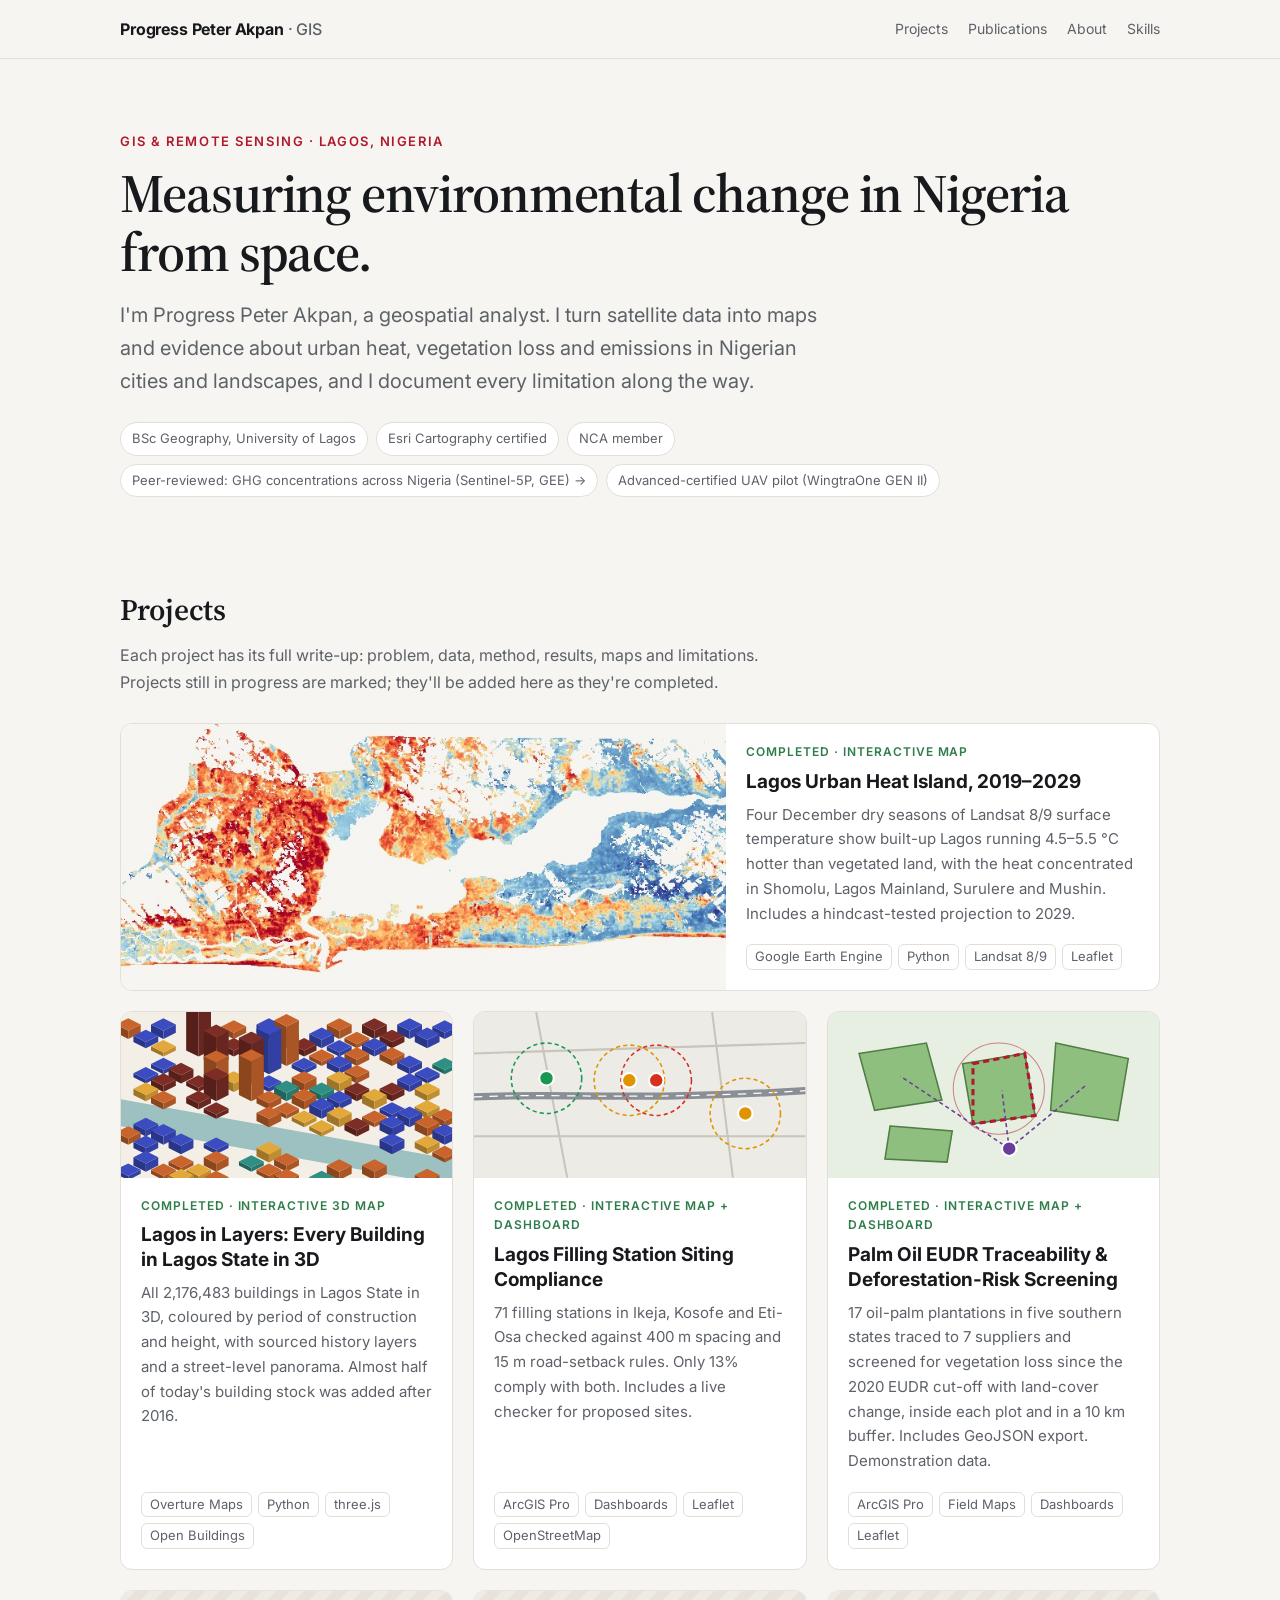
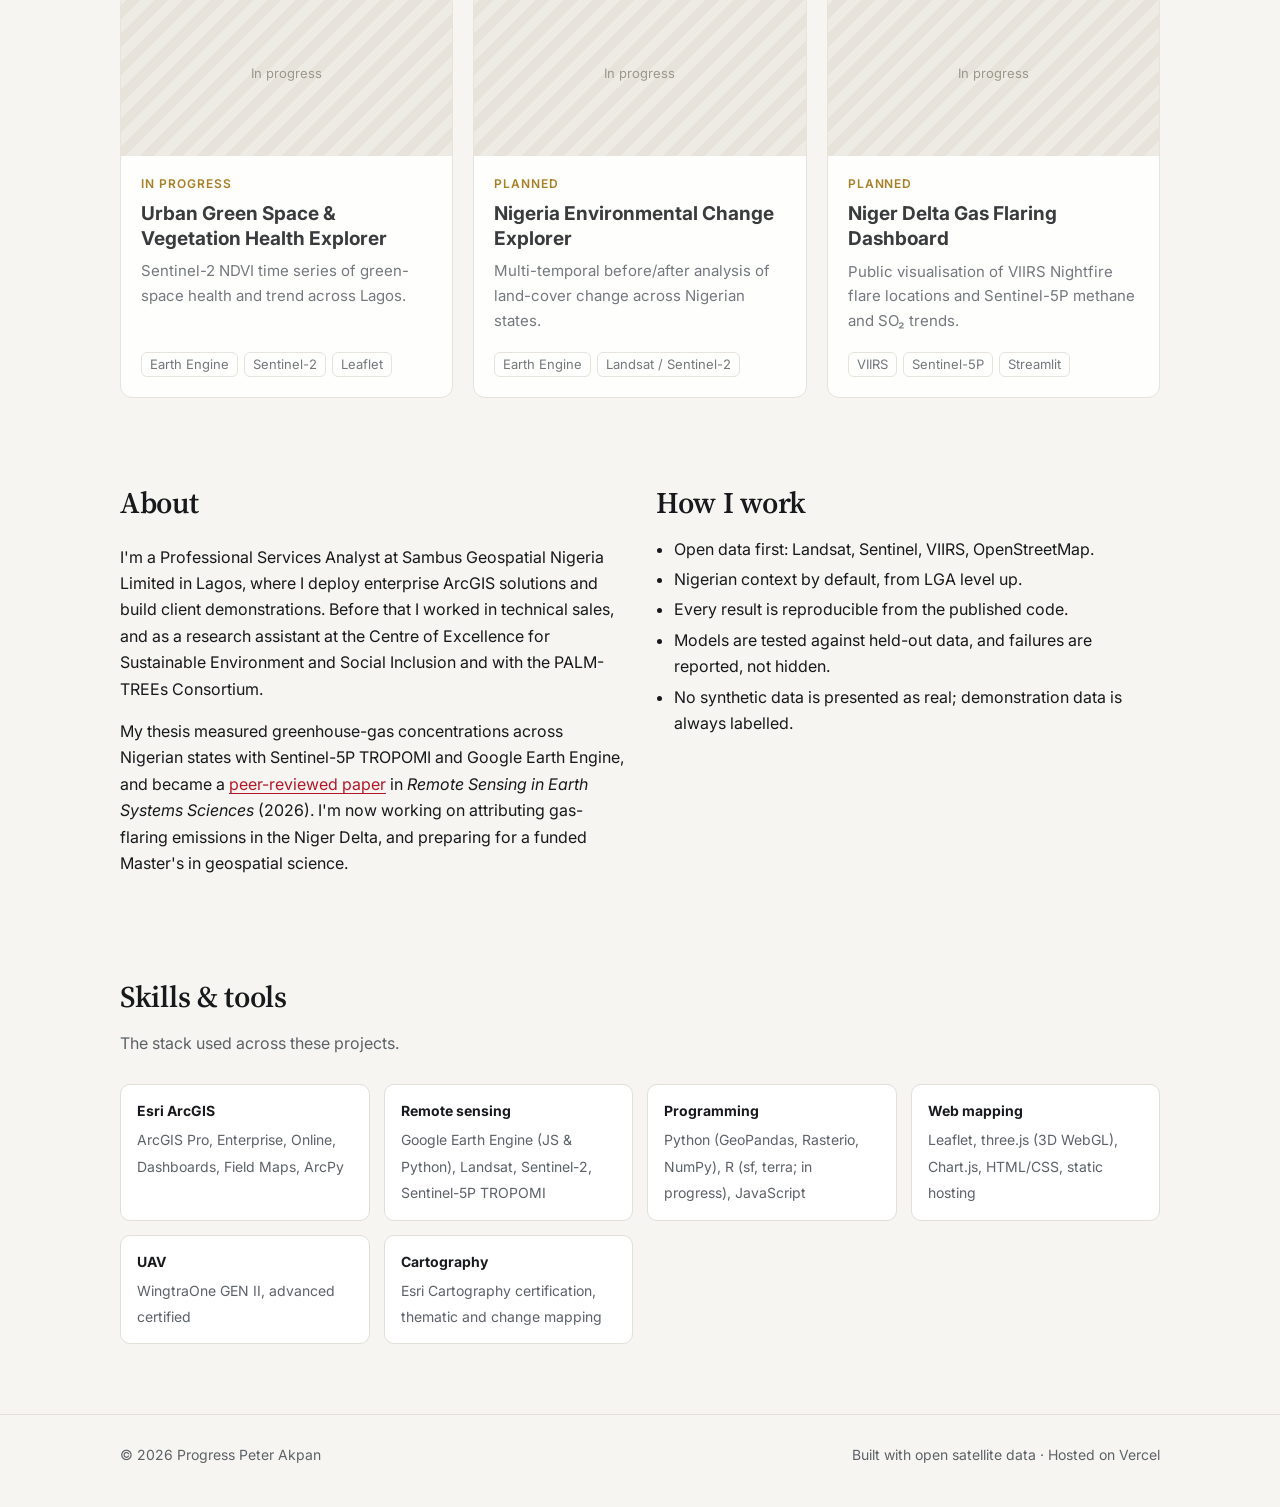
<file: index.html>
<!doctype html>
<html lang="en">
<head>
  <meta charset="utf-8">
  <meta name="viewport" content="width=device-width, initial-scale=1">
  <title>Progress Peter Akpan · GIS & Remote Sensing Portfolio</title>
  <meta name="description" content="GIS and remote sensing portfolio of Progress Peter Akpan, Lagos, Nigeria: urban heat, 3D urban growth mapping, deforestation-risk screening and environmental change from satellite data.">
  <meta property="og:title" content="Progress Peter Akpan · GIS & Remote Sensing Portfolio">
  <meta property="og:description" content="Satellite data and GIS for environmental change in Nigeria.">
  <meta property="og:image" content="/assets/uhi-card.jpg">
  <link rel="preconnect" href="https://fonts.googleapis.com"><link rel="preconnect" href="https://fonts.gstatic.com" crossorigin>
  <link href="https://fonts.googleapis.com/css2?family=Inter:wght@400;500;600;700&family=Source+Serif+4:wght@600&display=swap" rel="stylesheet">
  <link rel="stylesheet" href="/assets/style.css">
  <link rel="icon" href="data:image/svg+xml,<svg xmlns='http://www.w3.org/2000/svg' viewBox='0 0 32 32'><circle cx='16' cy='16' r='14' fill='%23b2182b'/><path d='M7 20c4-6 7-8 9-8s5 2 9 8' stroke='white' stroke-width='2.4' fill='none'/></svg>">
</head>
<body>
  <nav class="nav"><div class="wrap">
    <a class="brand" href="/">Progress Peter Akpan <span>· GIS</span></a>
    <div class="nav-links"><a href="#projects">Projects</a><a href="/publications/">Publications</a><a href="#about">About</a><a href="#skills">Skills</a></div>
  </div></nav>

  <header class="hero"><div class="wrap">
    <p class="eyebrow">GIS & Remote Sensing · Lagos, Nigeria</p>
    <h1>Measuring environmental change in Nigeria from space.</h1>
    <p class="lede">I'm Progress Peter Akpan, a geospatial analyst. I turn satellite data into maps and evidence about urban heat,
      vegetation loss and emissions in Nigerian cities and landscapes, and I document every limitation along the way.</p>
    <ul class="chips">
      <li>BSc Geography, University of Lagos</li>
      <li>Esri Cartography certified</li>
      <li>NCA member</li>
      <li><a href="/publications/" style="color:inherit;text-decoration:none">Peer-reviewed: GHG concentrations across Nigeria (Sentinel-5P, GEE) →</a></li>
      <li>Advanced-certified UAV pilot (WingtraOne GEN II)</li>
    </ul>
  </div></header>

  <section id="projects"><div class="wrap">
    <h2>Projects</h2>
    <p class="section-intro">Each project has its full write-up: problem, data, method, results, maps and limitations.
      Projects still in progress are marked; they'll be added here as they're completed.</p>
    <div class="grid">
      <a class="card featured" href="/projects/urban-heat-island-lagos/">
        <div class="thumb"><img src="/assets/uhi-card.jpg" alt="Map of surface heat excess across Lagos State, December 2025"></div>
        <div class="body">
          <span class="status done">Completed · Interactive map</span>
          <h3>Lagos Urban Heat Island, 2019–2029</h3>
          <p>Four December dry seasons of Landsat 8/9 surface temperature show built-up Lagos running 4.5–5.5 °C hotter than
            vegetated land, with the heat concentrated in Shomolu, Lagos Mainland, Surulere and Mushin. Includes a hindcast-tested
            projection to 2029.</p>
          <div class="meta"><span class="tag">Google Earth Engine</span><span class="tag">Python</span><span class="tag">Landsat 8/9</span><span class="tag">Leaflet</span></div>
        </div>
      </a>

      <a class="card" href="/projects/lagos-in-layers/">
        <div class="thumb"><img src="/assets/lagos-in-layers-card.svg" alt="Illustration of 3D buildings coloured by period of construction beside a lagoon"></div>
        <div class="body">
          <span class="status done">Completed · Interactive 3D map</span>
          <h3>Lagos in Layers: Every Building in Lagos State in 3D</h3>
          <p>All 2,176,483 buildings in Lagos State in 3D, coloured by period of construction and height, with sourced history layers
            and a street-level panorama. Almost half of today's building stock was added after 2016.</p>
          <div class="meta"><span class="tag">Overture Maps</span><span class="tag">Python</span><span class="tag">three.js</span><span class="tag">Open Buildings</span></div>
        </div>
      </a>

      <a class="card" href="/projects/lagos-filling-station-compliance/">
        <div class="thumb">
          <svg viewBox="0 0 320 160" width="100%" height="100%" role="img" aria-label="Illustration of filling stations along a road with 400 m spacing zones">
            <rect width="320" height="160" fill="#ecebe6"/>
            <g stroke="#c9c5bb" stroke-width="2" fill="none"><path d="M0 120 L320 120"/><path d="M60 0 L90 160"/><path d="M230 0 L250 160"/><path d="M0 40 L320 30"/></g>
            <path d="M0 82 C80 78 160 86 320 76" stroke="#8a8f96" stroke-width="7" fill="none"/>
            <path d="M0 82 C80 78 160 86 320 76" stroke="#fff" stroke-width="1.2" stroke-dasharray="8 7" fill="none"/>
            <g fill="none" stroke-width="1.5" stroke-dasharray="4 3">
              <circle cx="70" cy="64" r="34" stroke="#1a9850"/><circle cx="150" cy="66" r="34" stroke="#e09400"/>
              <circle cx="176" cy="66" r="34" stroke="#d7301f"/><circle cx="262" cy="98" r="34" stroke="#e09400"/>
            </g>
            <g stroke="#fff" stroke-width="2"><circle cx="70" cy="64" r="7" fill="#1a9850"/><circle cx="150" cy="66" r="7" fill="#e09400"/>
              <circle cx="176" cy="66" r="7" fill="#d7301f"/><circle cx="262" cy="98" r="7" fill="#e09400"/></g>
          </svg>
        </div>
        <div class="body">
          <span class="status done">Completed · Interactive map + Dashboard</span>
          <h3>Lagos Filling Station Siting Compliance</h3>
          <p>71 filling stations in Ikeja, Kosofe and Eti-Osa checked against 400 m spacing and 15 m road-setback rules. Only 13%
            comply with both. Includes a live checker for proposed sites.</p>
          <div class="meta"><span class="tag">ArcGIS Pro</span><span class="tag">Dashboards</span><span class="tag">Leaflet</span><span class="tag">OpenStreetMap</span></div>
        </div>
      </a>

      <a class="card" href="/projects/eudr-palm-oil-traceability/">
        <div class="thumb">
          <svg viewBox="0 0 320 160" width="100%" height="100%" role="img" aria-label="Illustration of plantations linked to a supplier, with one flagged for review">
            <rect width="320" height="160" fill="#e7efe3"/>
            <g fill="#8fbf7f" stroke="#4f7d43" stroke-width="1.5">
              <path d="M30 40 L95 30 L110 85 L45 95 Z"/><path d="M130 50 L190 40 L200 100 L140 108 Z"/>
              <path d="M220 30 L290 45 L280 105 L215 95 Z"/><path d="M60 110 L120 115 L115 145 L55 142 Z"/>
            </g>
            <path d="M140 50 L190 40 L200 100 L140 108 Z" fill="none" stroke="#b2182b" stroke-width="3" stroke-dasharray="6 4"/>
            <circle cx="165" cy="74" r="44" fill="none" stroke="#b2182b" stroke-width="1" opacity=".5"/>
            <g stroke="#6a3d9a" stroke-width="1.5" stroke-dasharray="4 3"><path d="M175 132 L70 62"/><path d="M175 132 L168 76"/><path d="M175 132 L250 70"/></g>
            <circle cx="175" cy="132" r="7" fill="#6a3d9a" stroke="#fff" stroke-width="2"/>
          </svg>
        </div>
        <div class="body">
          <span class="status done">Completed · Interactive map + Dashboard</span>
          <h3>Palm Oil EUDR Traceability & Deforestation-Risk Screening</h3>
          <p>17 oil-palm plantations in five southern states traced to 7 suppliers and screened for vegetation loss since the 2020 EUDR
            cut-off with land-cover change, inside each plot and in a 10 km buffer. Includes GeoJSON export. Demonstration data.</p>
          <div class="meta"><span class="tag">ArcGIS Pro</span><span class="tag">Field Maps</span><span class="tag">Dashboards</span><span class="tag">Leaflet</span></div>
        </div>
      </a>

      <div class="card wip">
        <div class="thumb">In progress</div>
        <div class="body">
          <span class="status wip">In progress</span>
          <h3>Urban Green Space & Vegetation Health Explorer</h3>
          <p>Sentinel-2 NDVI time series of green-space health and trend across Lagos.</p>
          <div class="meta"><span class="tag">Earth Engine</span><span class="tag">Sentinel-2</span><span class="tag">Leaflet</span></div>
        </div>
      </div>

      <div class="card wip">
        <div class="thumb">In progress</div>
        <div class="body">
          <span class="status wip">Planned</span>
          <h3>Nigeria Environmental Change Explorer</h3>
          <p>Multi-temporal before/after analysis of land-cover change across Nigerian states.</p>
          <div class="meta"><span class="tag">Earth Engine</span><span class="tag">Landsat / Sentinel-2</span></div>
        </div>
      </div>

      <div class="card wip">
        <div class="thumb">In progress</div>
        <div class="body">
          <span class="status wip">Planned</span>
          <h3>Niger Delta Gas Flaring Dashboard</h3>
          <p>Public visualisation of VIIRS Nightfire flare locations and Sentinel-5P methane and SO₂ trends.</p>
          <div class="meta"><span class="tag">VIIRS</span><span class="tag">Sentinel-5P</span><span class="tag">Streamlit</span></div>
        </div>
      </div>
    </div>
  </div></section>

  <section id="about"><div class="wrap two">
    <div>
      <h2>About</h2>
      <p>I'm a Professional Services Analyst at Sambus Geospatial Nigeria Limited in Lagos, where I deploy enterprise
        ArcGIS solutions and build client demonstrations. Before that I worked in technical sales, and as a research
        assistant at the Centre of Excellence for Sustainable Environment and Social Inclusion and with the PALM-TREEs
        Consortium.</p>
      <p>My thesis measured greenhouse-gas concentrations across Nigerian states with Sentinel-5P TROPOMI and
        Google Earth Engine, and became a <a href="/publications/">peer-reviewed paper</a> in <i>Remote Sensing in Earth Systems Sciences</i> (2026). I'm now working on attributing gas-flaring emissions in the
        Niger Delta, and preparing for a funded Master's in geospatial science.</p>
    </div>
    <div>
      <h2>How I work</h2>
      <ul class="list">
        <li>Open data first: Landsat, Sentinel, VIIRS, OpenStreetMap.</li>
        <li>Nigerian context by default, from LGA level up.</li>
        <li>Every result is reproducible from the published code.</li>
        <li>Models are tested against held-out data, and failures are reported, not hidden.</li>
        <li>No synthetic data is presented as real; demonstration data is always labelled.</li>
      </ul>
    </div>
  </div></section>

  <section id="skills"><div class="wrap">
    <h2>Skills & tools</h2>
    <p class="section-intro">The stack used across these projects.</p>
    <div class="skills">
      <div class="skill"><b>Esri ArcGIS</b><span>ArcGIS Pro, Enterprise, Online, Dashboards, Field Maps, ArcPy</span></div>
      <div class="skill"><b>Remote sensing</b><span>Google Earth Engine (JS & Python), Landsat, Sentinel-2, Sentinel-5P TROPOMI</span></div>
      <div class="skill"><b>Programming</b><span>Python (GeoPandas, Rasterio, NumPy), R (sf, terra; in progress), JavaScript</span></div>
      <div class="skill"><b>Web mapping</b><span>Leaflet, three.js (3D WebGL), Chart.js, HTML/CSS, static hosting</span></div>
      <div class="skill"><b>UAV</b><span>WingtraOne GEN II, advanced certified</span></div>
      <div class="skill"><b>Cartography</b><span>Esri Cartography certification, thematic and change mapping</span></div>
    </div>
  </div></section>

  <footer><div class="wrap">
    <span>© 2026 Progress Peter Akpan</span>
    <span>Built with open satellite data · Hosted on Vercel</span>
  </div></footer>
</body>
</html>
</file>
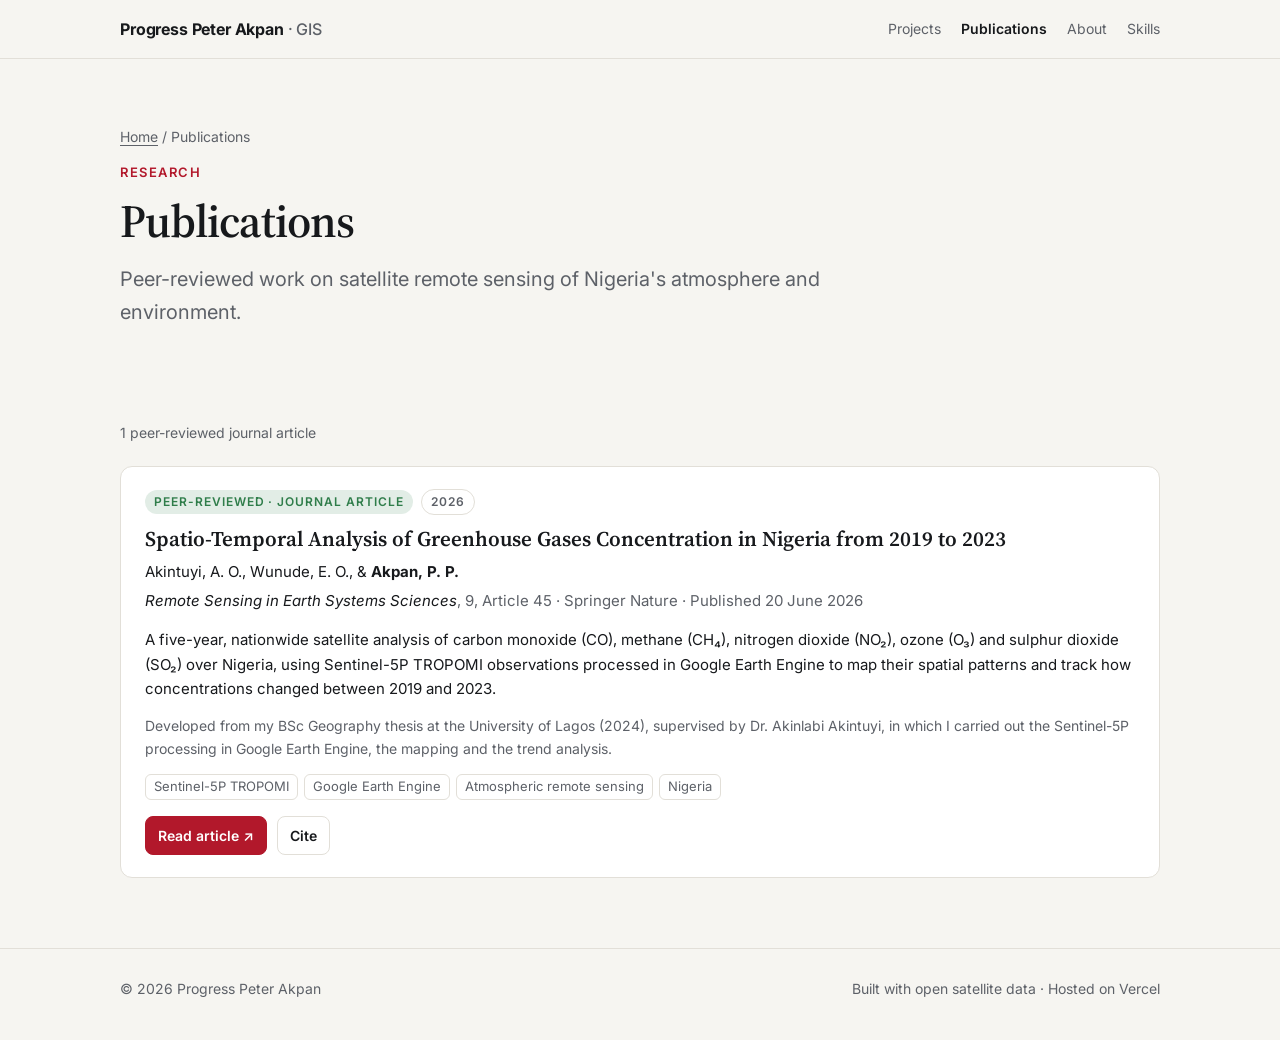
<file: publications/index.html>
<!doctype html>
<html lang="en">
<head>
  <meta charset="utf-8">
  <meta name="viewport" content="width=device-width, initial-scale=1">
  <title>Publications · Progress Peter Akpan</title>
  <meta name="description" content="Peer-reviewed publications of Progress Peter Akpan, GIS and remote sensing analyst, Lagos, Nigeria.">
  <meta property="og:title" content="Publications · Progress Peter Akpan">
  <meta property="og:description" content="Peer-reviewed research on satellite remote sensing of the Nigerian environment.">
  <link rel="preconnect" href="https://fonts.googleapis.com"><link rel="preconnect" href="https://fonts.gstatic.com" crossorigin>
  <link href="https://fonts.googleapis.com/css2?family=Inter:wght@400;500;600;700&family=Source+Serif+4:wght@600&display=swap" rel="stylesheet">
  <link rel="stylesheet" href="/assets/style.css">
  <link rel="icon" href="data:image/svg+xml,<svg xmlns='http://www.w3.org/2000/svg' viewBox='0 0 32 32'><circle cx='16' cy='16' r='14' fill='%23b2182b'/><path d='M7 20c4-6 7-8 9-8s5 2 9 8' stroke='white' stroke-width='2.4' fill='none'/></svg>">
  <style>
    .nav-links a.active { color: var(--ink); font-weight: 600; }
    .pub-count { color: var(--muted); font-size: 14px; margin: 0 0 22px; }
    .pubs { list-style: none; padding: 0; margin: 0; display: grid; gap: 18px; counter-reset: pub; }
    .pub { background: var(--surface); border: 1px solid var(--line); border-radius: var(--radius); padding: 22px 24px; position: relative; }
    .pub-top { display: flex; flex-wrap: wrap; gap: 8px; align-items: center; margin-bottom: 10px; }
    .badge { font-size: 12px; font-weight: 600; text-transform: uppercase; letter-spacing: .08em; padding: 2px 9px; border-radius: 999px; }
    .badge.peer { background: color-mix(in srgb, #2f7d4a 14%, var(--surface)); color: #2f7d4a; }
    .badge.year { border: 1px solid var(--line); color: var(--muted); }
    .pub h3 { font-family: var(--serif); font-weight: 600; font-size: 21px; line-height: 1.3; margin: 0 0 8px; }
    .pub h3 a { color: var(--ink); text-decoration: none; }
    .pub h3 a:hover { color: var(--accent); }
    .authors { margin: 0 0 4px; font-size: 15px; }
    .authors .me { font-weight: 700; }
    .venue { margin: 0 0 14px; color: var(--muted); font-size: 15px; }
    .venue i { color: var(--ink); }
    .summary { margin: 0 0 12px; font-size: 15px; }
    .role { margin: 0 0 14px; font-size: 14px; color: var(--muted); }
    .pub .meta { display: flex; flex-wrap: wrap; gap: 6px; font-size: 13px; color: var(--muted); margin-bottom: 16px; }
    .pub .actions { margin-top: 0; }
    .btn.small { padding: 7px 12px; font-size: 14px; cursor: pointer; font-family: inherit; }
    .cite-box { display: none; margin-top: 14px; }
    .cite-box.open { display: block; }
    .cite-box pre { white-space: pre-wrap; word-break: break-word; margin: 8px 0 0; }
    .cite-tabs { display: flex; gap: 6px; }
    .cite-tabs button { font: 600 13px var(--sans); padding: 5px 10px; border-radius: 6px; border: 1px solid var(--line); background: var(--bg); color: var(--muted); cursor: pointer; }
    .cite-tabs button[aria-selected="true"] { background: var(--ink); color: var(--bg); border-color: var(--ink); }
    .copied { font-size: 13px; color: #2f7d4a; margin-left: 8px; opacity: 0; transition: opacity .2s; }
    .copied.show { opacity: 1; }
  </style>
  <script type="application/ld+json">
  {
    "@context": "https://schema.org",
    "@type": "ScholarlyArticle",
    "headline": "Spatio-Temporal Analysis of Greenhouse Gases Concentration in Nigeria from 2019 to 2023",
    "author": [
      {"@type": "Person", "name": "Akinlabi Oluyemi Akintuyi"},
      {"@type": "Person", "name": "Emmanuel Omokaro Wunude"},
      {"@type": "Person", "name": "Progress Peter Akpan"}
    ],
    "datePublished": "2026-06-20",
    "isPartOf": {"@type": "PublicationVolume", "volumeNumber": "9",
      "isPartOf": {"@type": "Periodical", "name": "Remote Sensing in Earth Systems Sciences", "publisher": "Springer Nature"}},
    "identifier": "https://doi.org/10.1007/s41976-026-00293-0",
    "url": "https://doi.org/10.1007/s41976-026-00293-0"
  }
  </script>
</head>
<body>
  <nav class="nav"><div class="wrap">
    <a class="brand" href="/">Progress Peter Akpan <span>· GIS</span></a>
    <div class="nav-links"><a href="/#projects">Projects</a><a href="/publications/" class="active" aria-current="page">Publications</a><a href="/#about">About</a><a href="/#skills">Skills</a></div>
  </div></nav>

  <header class="cs-hero"><div class="wrap">
    <p class="crumbs"><a href="/">Home</a> / Publications</p>
    <p class="eyebrow">Research</p>
    <h1>Publications</h1>
    <p class="lede">Peer-reviewed work on satellite remote sensing of Nigeria's atmosphere and environment.</p>
  </div></header>

  <section><div class="wrap">
    <p class="pub-count">1 peer-reviewed journal article</p>
    <ol class="pubs">

      <!-- To add a publication: copy this <li class="pub"> block, place it at the top (newest first), and update the count above. -->
      <li class="pub" id="ghg-nigeria-2026">
        <div class="pub-top">
          <span class="badge peer">Peer-reviewed · Journal article</span>
          <span class="badge year">2026</span>
        </div>
        <h3><a href="https://doi.org/10.1007/s41976-026-00293-0" target="_blank" rel="noopener">Spatio-Temporal Analysis of Greenhouse Gases Concentration in Nigeria from 2019 to 2023</a></h3>
        <p class="authors">Akintuyi, A. O., Wunude, E. O., &amp; <span class="me">Akpan, P. P.</span></p>
        <p class="venue"><i>Remote Sensing in Earth Systems Sciences</i>, 9, Article 45 · Springer Nature · Published 20 June 2026</p>
        <p class="summary">A five-year, nationwide satellite analysis of carbon monoxide (CO), methane (CH₄), nitrogen dioxide (NO₂),
          ozone (O₃) and sulphur dioxide (SO₂) over Nigeria, using Sentinel-5P TROPOMI observations processed in Google Earth Engine
          to map their spatial patterns and track how concentrations changed between 2019 and 2023.</p>
        <p class="role">Developed from my BSc Geography thesis at the University of Lagos (2024), supervised by Dr. Akinlabi Akintuyi,
          in which I carried out the Sentinel-5P processing in Google Earth Engine, the mapping and the trend analysis.</p>
        <div class="meta"><span class="tag">Sentinel-5P TROPOMI</span><span class="tag">Google Earth Engine</span><span class="tag">Atmospheric remote sensing</span><span class="tag">Nigeria</span></div>
        <div class="actions">
          <a class="btn primary small" href="https://doi.org/10.1007/s41976-026-00293-0" target="_blank" rel="noopener">Read article ↗</a>
          <button class="btn small" type="button" data-cite-toggle aria-expanded="false">Cite</button>
        </div>
        <div class="cite-box">
          <div class="cite-tabs" role="tablist">
            <button type="button" role="tab" aria-selected="true" data-fmt="apa">APA</button>
            <button type="button" role="tab" aria-selected="false" data-fmt="bib">BibTeX</button>
            <button type="button" class="btn small" data-copy style="margin-left:auto">Copy</button><span class="copied">Copied</span>
          </div>
<pre data-fmt="apa">Akintuyi, A. O., Wunude, E. O., &amp; Akpan, P. P. (2026). Spatio-temporal analysis of greenhouse gases concentration in Nigeria from 2019 to 2023. Remote Sensing in Earth Systems Sciences, 9, 45. https://doi.org/10.1007/s41976-026-00293-0</pre>
<pre data-fmt="bib" hidden>@article{akintuyi2026ghg,
  author  = {Akintuyi, Akinlabi Oluyemi and Wunude, Emmanuel Omokaro and Akpan, Progress Peter},
  title   = {Spatio-Temporal Analysis of Greenhouse Gases Concentration in Nigeria from 2019 to 2023},
  journal = {Remote Sensing in Earth Systems Sciences},
  volume  = {9},
  pages   = {45},
  year    = {2026},
  doi     = {10.1007/s41976-026-00293-0}
}</pre>
        </div>
      </li>

    </ol>
  </div></section>

  <footer><div class="wrap">
    <span>© 2026 Progress Peter Akpan</span>
    <span>Built with open satellite data · Hosted on Vercel</span>
  </div></footer>

  <script>
    document.querySelectorAll('.pub').forEach(function (pub) {
      var box = pub.querySelector('.cite-box'), toggle = pub.querySelector('[data-cite-toggle]');
      if (!box || !toggle) return;
      toggle.addEventListener('click', function () {
        var open = box.classList.toggle('open');
        toggle.setAttribute('aria-expanded', open);
      });
      var current = 'apa';
      box.querySelectorAll('[role="tab"]').forEach(function (tab) {
        tab.addEventListener('click', function () {
          current = tab.dataset.fmt;
          box.querySelectorAll('[role="tab"]').forEach(function (t) { t.setAttribute('aria-selected', t === tab); });
          box.querySelectorAll('pre').forEach(function (p) { p.hidden = p.dataset.fmt !== current; });
        });
      });
      var flag = box.querySelector('.copied');
      box.querySelector('[data-copy]').addEventListener('click', function () {
        var text = box.querySelector('pre[data-fmt="' + current + '"]').textContent;
        var done = function () { flag.classList.add('show'); setTimeout(function () { flag.classList.remove('show'); }, 1500); };
        if (navigator.clipboard) { navigator.clipboard.writeText(text).then(done, function () {}); }
      });
    });
  </script>
</body>
</html>
</file>
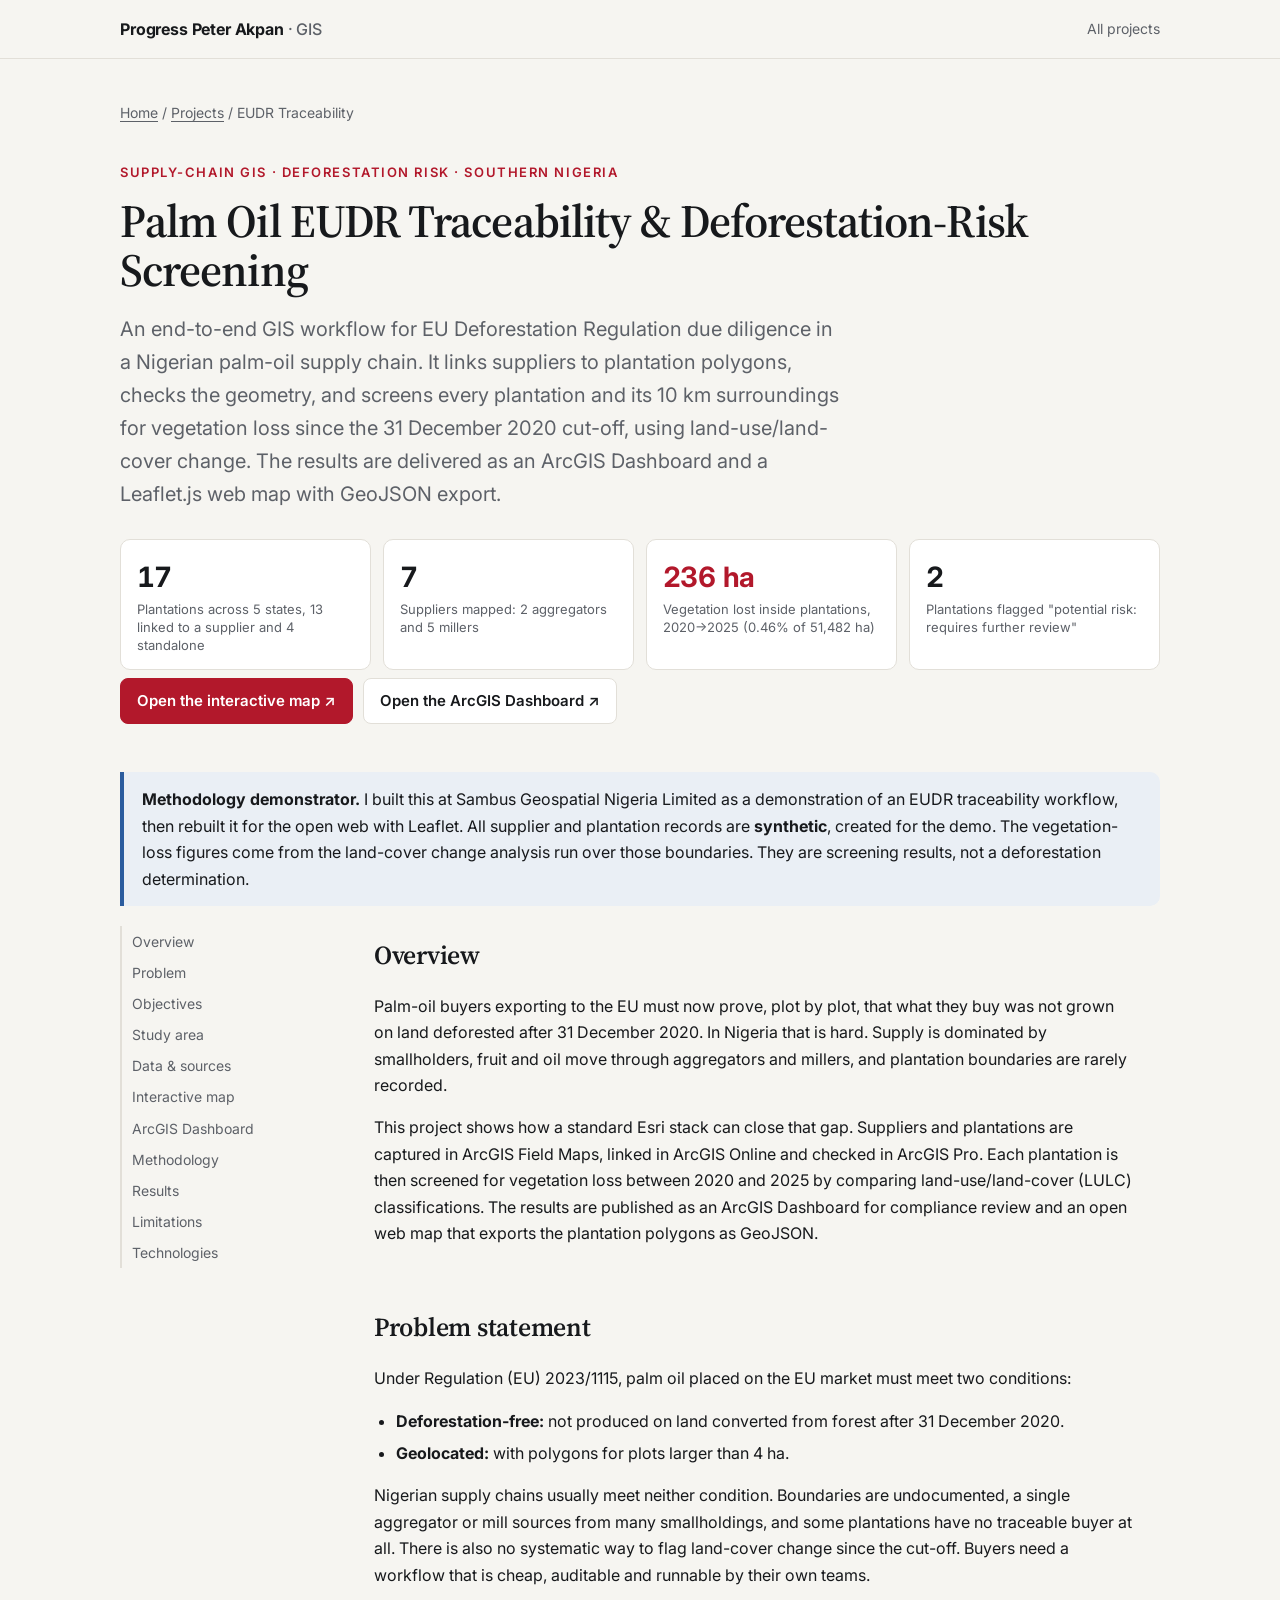
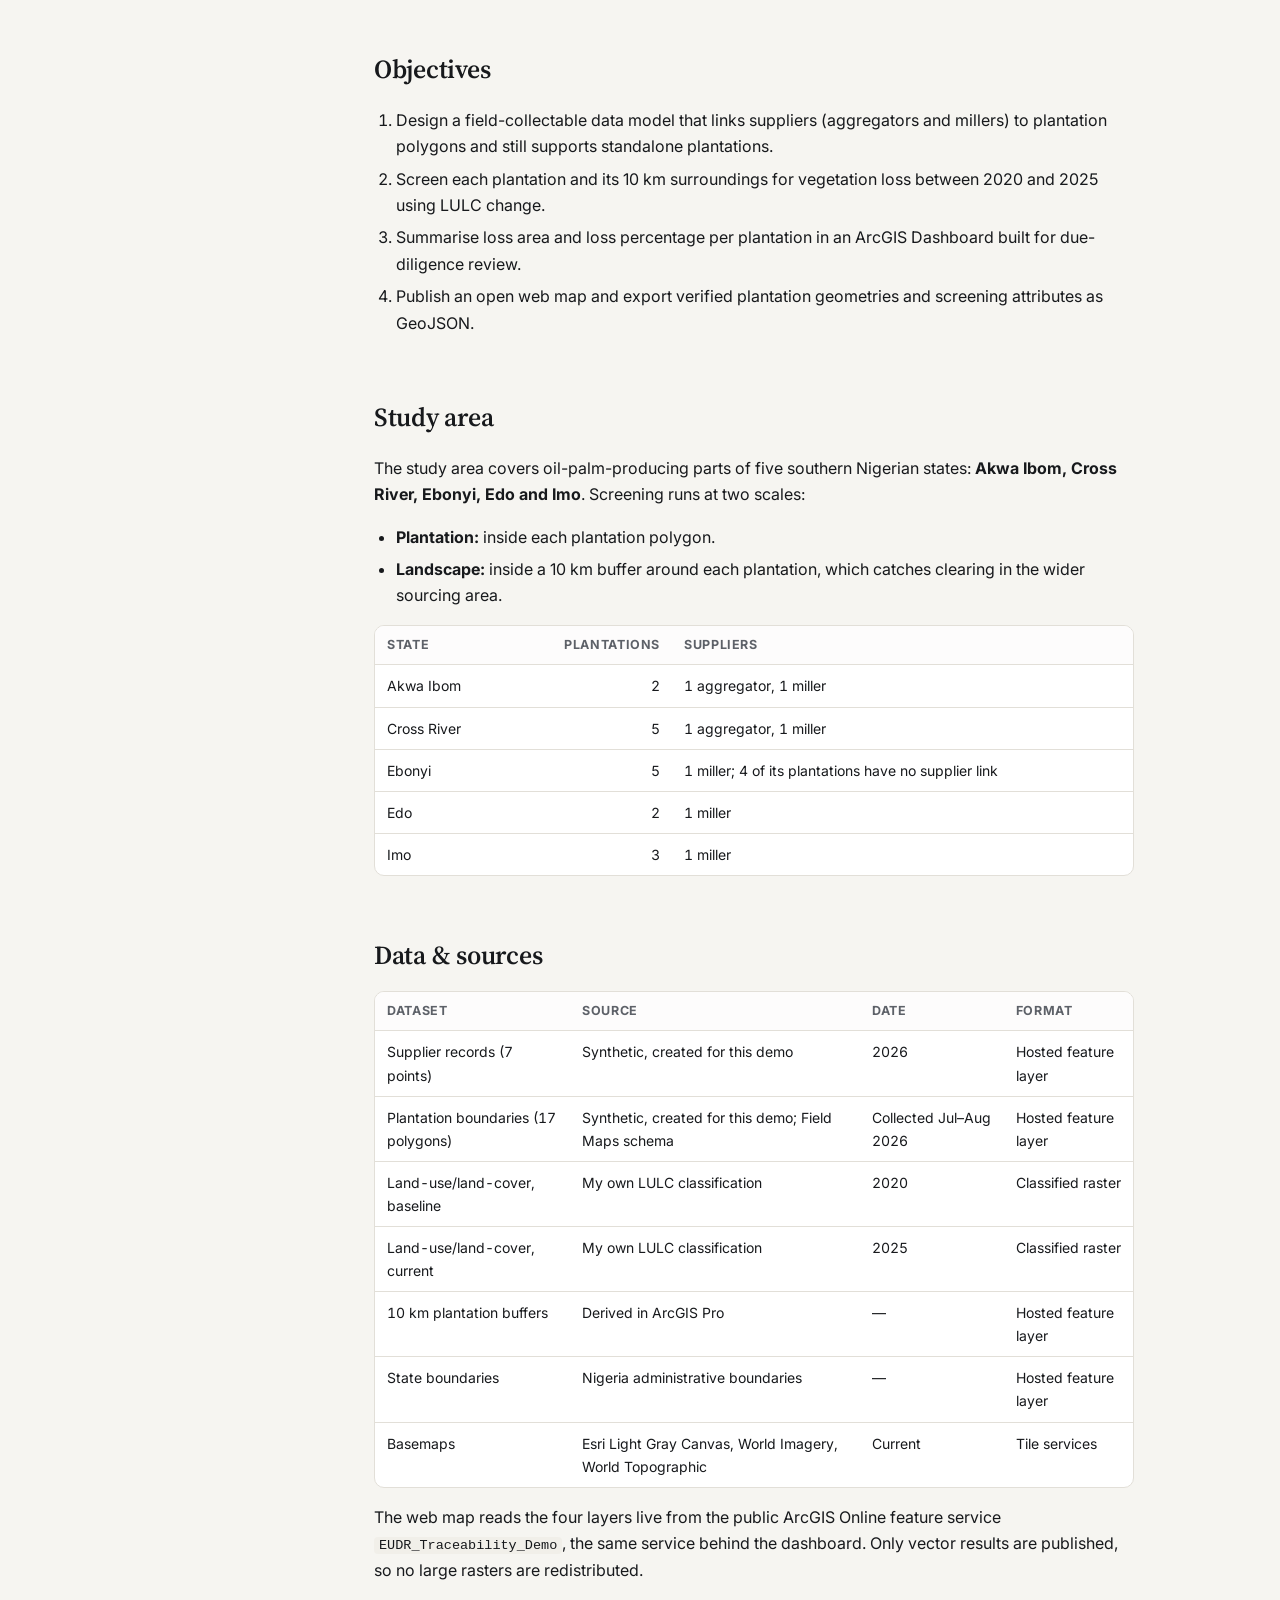
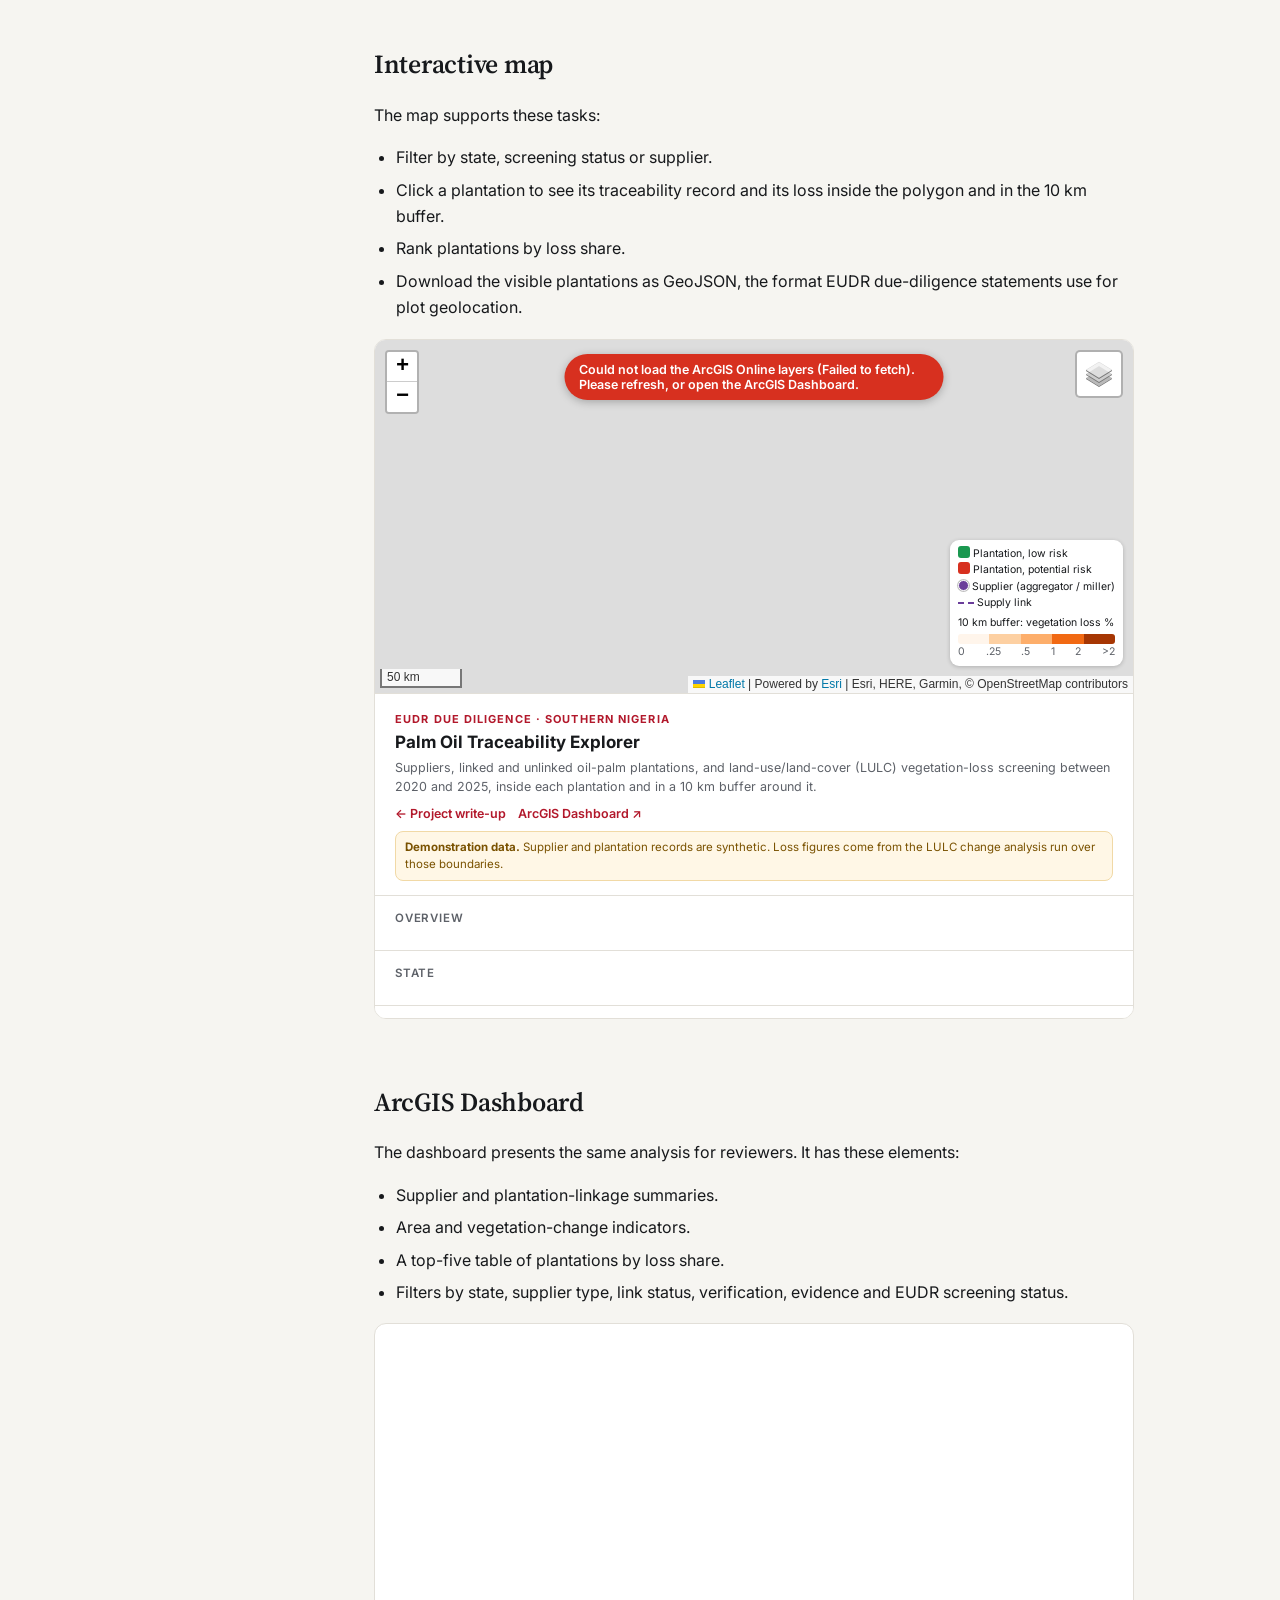
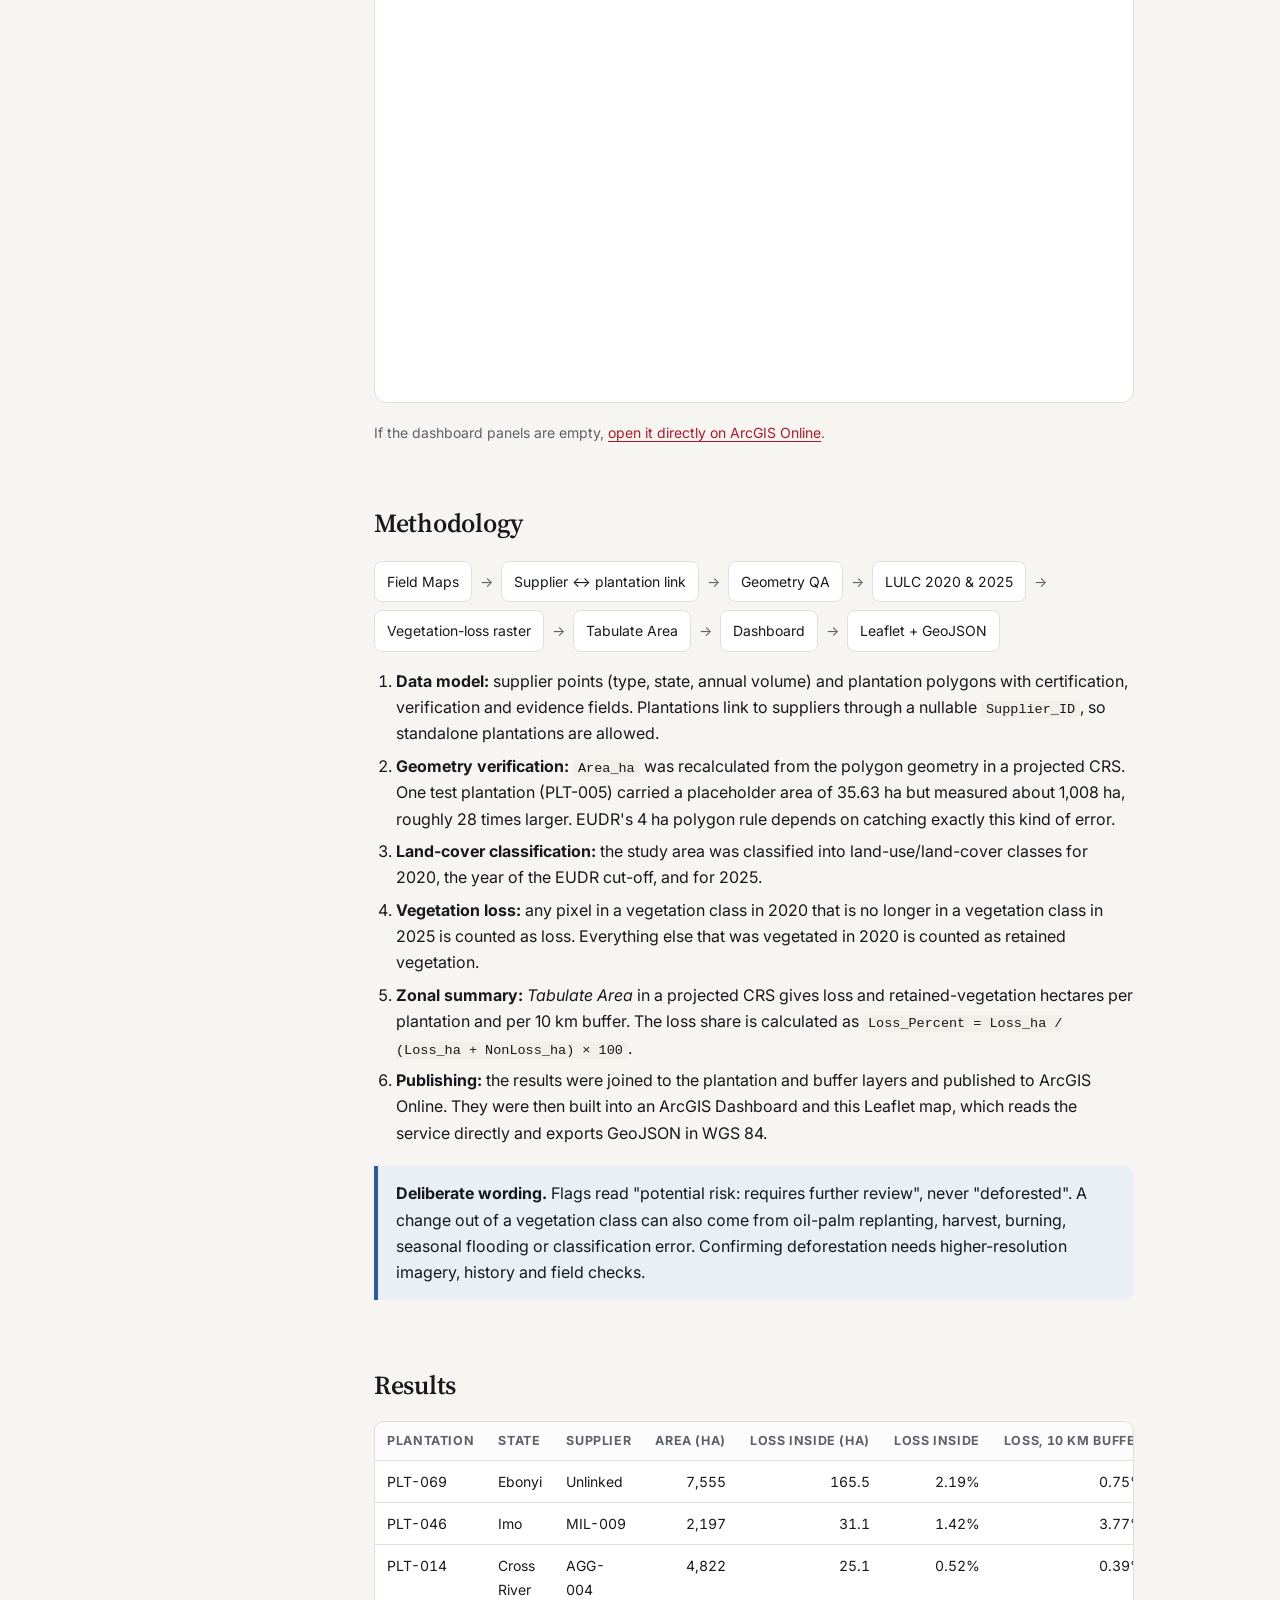
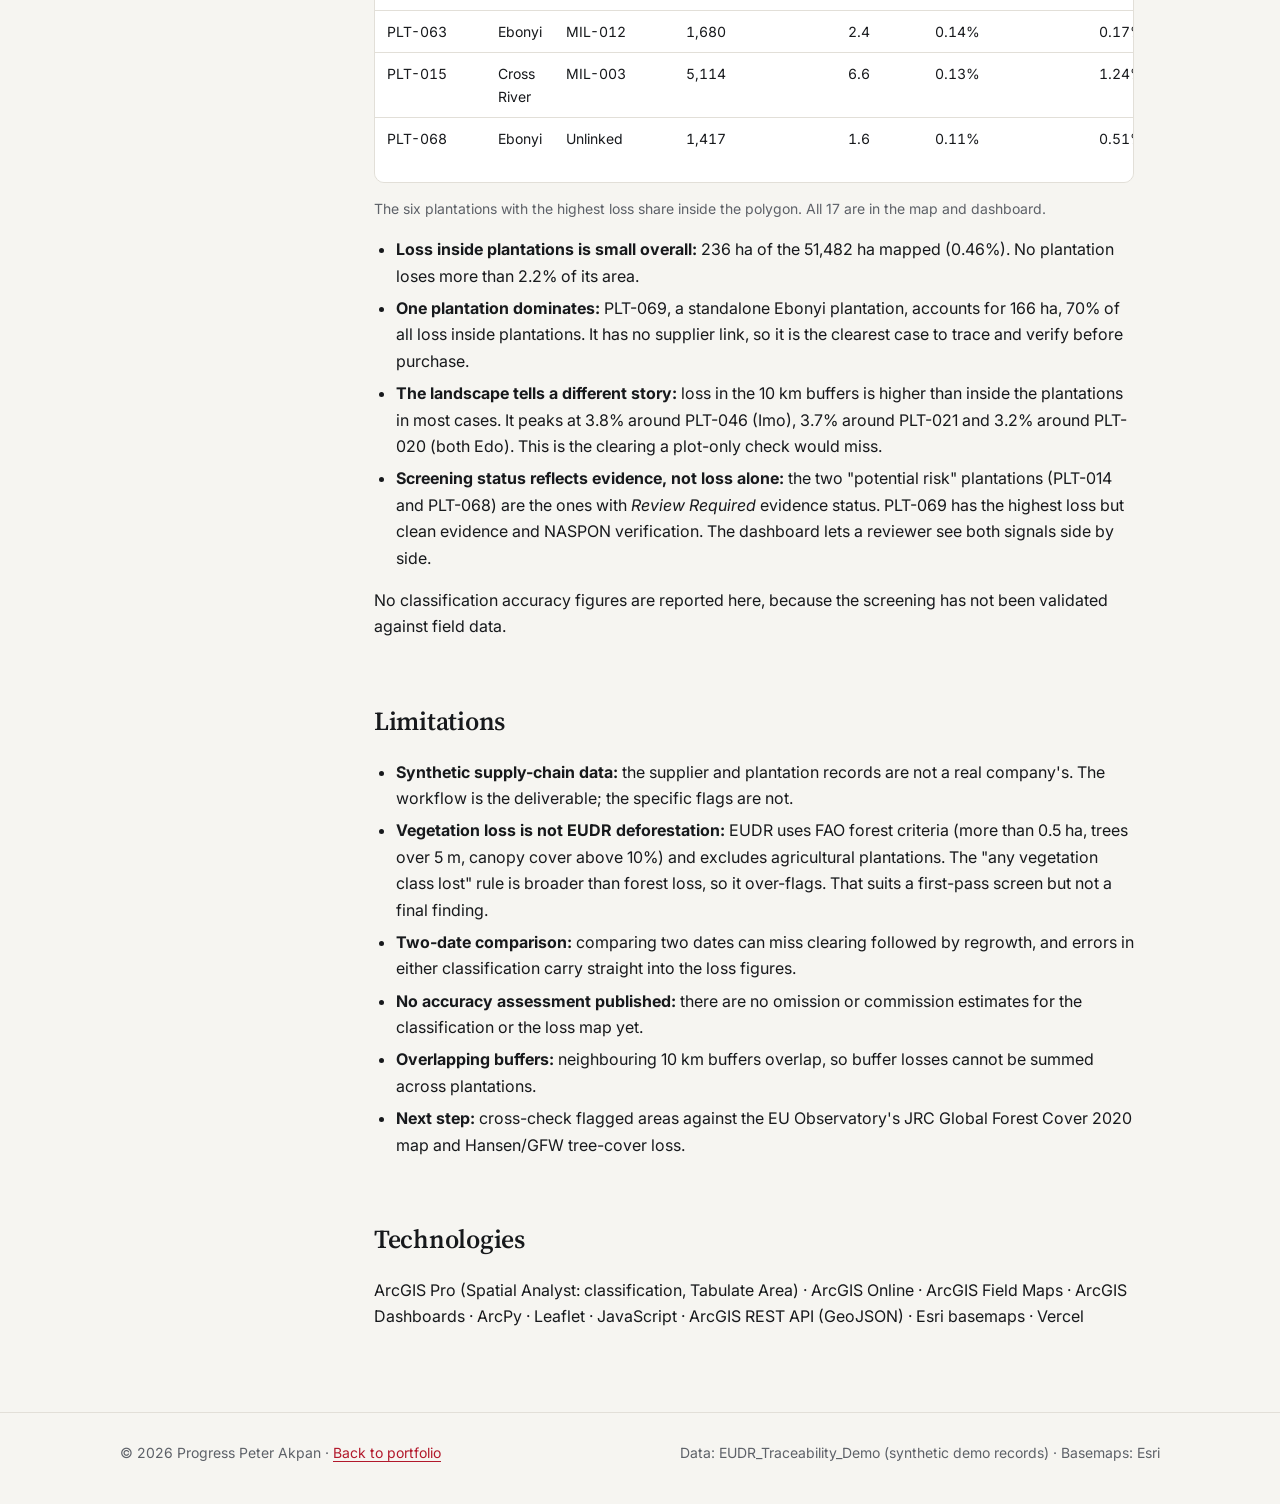
<file: projects/eudr-palm-oil-traceability/index.html>
<!doctype html>
<html lang="en">
<head>
  <meta charset="utf-8">
  <meta name="viewport" content="width=device-width, initial-scale=1">
  <title>Palm Oil EUDR Traceability & Deforestation-Risk Screening · Progress Peter Akpan</title>
  <meta name="description" content="A Leaflet.js web map and ArcGIS Dashboard tracing 17 oil-palm plantations to 7 suppliers across five southern Nigerian states, with land-use/land-cover vegetation-loss screening against the EUDR 31 December 2020 cut-off.">
  <link rel="preconnect" href="https://fonts.googleapis.com"><link rel="preconnect" href="https://fonts.gstatic.com" crossorigin>
  <link href="https://fonts.googleapis.com/css2?family=Inter:wght@400;500;600;700&family=Source+Serif+4:wght@600&display=swap" rel="stylesheet">
  <link rel="stylesheet" href="/assets/style.css">
  <link rel="icon" href="data:image/svg+xml,<svg xmlns='http://www.w3.org/2000/svg' viewBox='0 0 32 32'><circle cx='16' cy='16' r='14' fill='%23b2182b'/><path d='M7 20c4-6 7-8 9-8s5 2 9 8' stroke='white' stroke-width='2.4' fill='none'/></svg>">
  <style>.map-embed.tall{height:680px}@media (max-width:700px){.map-embed.tall{height:560px}}</style>
</head>
<body>
  <nav class="nav"><div class="wrap">
    <a class="brand" href="/">Progress Peter Akpan <span>· GIS</span></a>
    <div class="nav-links"><a href="/#projects">All projects</a></div>
  </div></nav>

  <div class="wrap">
    <p class="crumbs"><a href="/">Home</a> / <a href="/#projects">Projects</a> / EUDR Traceability</p>
    <header class="cs-hero">
      <p class="eyebrow">Supply-chain GIS · Deforestation risk · Southern Nigeria</p>
      <h1>Palm Oil EUDR Traceability & Deforestation-Risk Screening</h1>
      <p class="lede">An end-to-end GIS workflow for EU Deforestation Regulation due diligence in a Nigerian palm-oil supply chain.
        It links suppliers to plantation polygons, checks the geometry, and screens every plantation and its 10 km
        surroundings for vegetation loss since the 31 December 2020 cut-off, using land-use/land-cover change. The results are
        delivered as an ArcGIS Dashboard and a Leaflet.js web map with GeoJSON export.</p>
      <div class="stats">
        <div class="stat"><div class="v">17</div><div class="l">Plantations across 5 states, 13 linked to a supplier and 4 standalone</div></div>
        <div class="stat"><div class="v">7</div><div class="l">Suppliers mapped: 2 aggregators and 5 millers</div></div>
        <div class="stat"><div class="v hot">236 ha</div><div class="l">Vegetation lost inside plantations, 2020→2025 (0.46% of 51,482 ha)</div></div>
        <div class="stat"><div class="v">2</div><div class="l">Plantations flagged "potential risk: requires further review"</div></div>
      </div>
      <div class="actions">
        <a class="btn primary" href="map/">Open the interactive map ↗</a>
        <a class="btn" href="https://sambusgeospatial.maps.arcgis.com/apps/dashboards/9c551a1a286e440797ef608c25b2c594" target="_blank" rel="noopener">Open the ArcGIS Dashboard ↗</a>
      </div>
    </header>

    <div class="callout info"><p><strong>Methodology demonstrator.</strong> I built this at Sambus Geospatial Nigeria Limited as a
      demonstration of an EUDR traceability workflow, then rebuilt it for the open web with Leaflet. All supplier and plantation records
      are <strong>synthetic</strong>, created for the demo. The vegetation-loss figures come from the land-cover change analysis run over
      those boundaries. They are screening results, not a deforestation determination.</p></div>

    <div class="layout">
      <nav class="toc" aria-label="Contents">
        <a href="#overview">Overview</a><a href="#problem">Problem</a><a href="#objectives">Objectives</a>
        <a href="#study-area">Study area</a><a href="#data">Data & sources</a><a href="#map">Interactive map</a>
        <a href="#dashboard">ArcGIS Dashboard</a><a href="#method">Methodology</a><a href="#results">Results</a>
        <a href="#limitations">Limitations</a><a href="#tech">Technologies</a>
      </nav>
      <article class="prose">
        <section id="overview">
          <h2>Overview</h2>
          <p>Palm-oil buyers exporting to the EU must now prove, plot by plot, that what they buy was not grown on land
            deforested after 31 December 2020. In Nigeria that is hard. Supply is dominated by smallholders, fruit and oil
            move through aggregators and millers, and plantation boundaries are rarely recorded.</p>
          <p>This project shows how a standard Esri stack can close that gap. Suppliers and plantations are captured in ArcGIS
            Field Maps, linked in ArcGIS Online and checked in ArcGIS Pro. Each plantation is then screened for vegetation loss
            between 2020 and 2025 by comparing land-use/land-cover (LULC) classifications. The results are published as an
            ArcGIS Dashboard for compliance review and an open web map that exports the plantation polygons as GeoJSON.</p>
        </section>

        <section id="problem">
          <h2>Problem statement</h2>
          <p>Under Regulation (EU) 2023/1115, palm oil placed on the EU market must meet two conditions:</p>
          <ul>
            <li><strong>Deforestation-free:</strong> not produced on land converted from forest after 31 December 2020.</li>
            <li><strong>Geolocated:</strong> with polygons for plots larger than 4 ha.</li>
          </ul>
          <p>Nigerian supply chains usually meet neither condition. Boundaries are undocumented, a single aggregator or mill sources from many
            smallholdings, and some plantations have no traceable buyer at all. There is also no systematic way to flag land-cover
            change since the cut-off. Buyers need a workflow that is cheap, auditable and runnable by their own teams.</p>
        </section>

        <section id="objectives">
          <h2>Objectives</h2>
          <ol>
            <li>Design a field-collectable data model that links suppliers (aggregators and millers) to plantation polygons and still
              supports standalone plantations.</li>
            <li>Screen each plantation and its 10 km surroundings for vegetation loss between 2020 and 2025 using LULC change.</li>
            <li>Summarise loss area and loss percentage per plantation in an ArcGIS Dashboard built for due-diligence review.</li>
            <li>Publish an open web map and export verified plantation geometries and screening attributes as GeoJSON.</li>
          </ol>
        </section>

        <section id="study-area">
          <h2>Study area</h2>
          <p>The study area covers oil-palm-producing parts of five southern Nigerian states: <strong>Akwa Ibom, Cross River, Ebonyi, Edo
            and Imo</strong>. Screening runs at two scales:</p>
          <ul>
            <li><strong>Plantation:</strong> inside each plantation polygon.</li>
            <li><strong>Landscape:</strong> inside a 10 km buffer around each plantation, which catches clearing in the wider sourcing area.</li>
          </ul>
          <div class="table-wrap"><table>
            <tr><th>State</th><th class="n">Plantations</th><th>Suppliers</th></tr>
            <tr><td>Akwa Ibom</td><td class="n">2</td><td>1 aggregator, 1 miller</td></tr>
            <tr><td>Cross River</td><td class="n">5</td><td>1 aggregator, 1 miller</td></tr>
            <tr><td>Ebonyi</td><td class="n">5</td><td>1 miller; 4 of its plantations have no supplier link</td></tr>
            <tr><td>Edo</td><td class="n">2</td><td>1 miller</td></tr>
            <tr><td>Imo</td><td class="n">3</td><td>1 miller</td></tr>
          </table></div>
        </section>

        <section id="data">
          <h2>Data & sources</h2>
          <div class="table-wrap"><table>
            <tr><th>Dataset</th><th>Source</th><th>Date</th><th>Format</th></tr>
            <tr><td>Supplier records (7 points)</td><td>Synthetic, created for this demo</td><td>2026</td><td>Hosted feature layer</td></tr>
            <tr><td>Plantation boundaries (17 polygons)</td><td>Synthetic, created for this demo; Field Maps schema</td><td>Collected Jul–Aug 2026</td><td>Hosted feature layer</td></tr>
            <tr><td>Land-use/land-cover, baseline</td><td>My own LULC classification</td><td>2020</td><td>Classified raster</td></tr>
            <tr><td>Land-use/land-cover, current</td><td>My own LULC classification</td><td>2025</td><td>Classified raster</td></tr>
            <tr><td>10 km plantation buffers</td><td>Derived in ArcGIS Pro</td><td>—</td><td>Hosted feature layer</td></tr>
            <tr><td>State boundaries</td><td>Nigeria administrative boundaries</td><td>—</td><td>Hosted feature layer</td></tr>
            <tr><td>Basemaps</td><td>Esri Light Gray Canvas, World Imagery, World Topographic</td><td>Current</td><td>Tile services</td></tr>
          </table></div>
          <p>The web map reads the four layers live from the public ArcGIS Online feature service <code>EUDR_Traceability_Demo</code>, the same
            service behind the dashboard. Only vector results are published, so no large rasters are redistributed.</p>
        </section>

        <section id="map">
          <h2>Interactive map</h2>
          <p>The map supports these tasks:</p>
          <ul>
            <li>Filter by state, screening status or supplier.</li>
            <li>Click a plantation to see its traceability record and its loss inside the polygon and in the 10 km buffer.</li>
            <li>Rank plantations by loss share.</li>
            <li>Download the visible plantations as GeoJSON, the format EUDR due-diligence statements use for plot geolocation.</li>
          </ul>
          <div class="map-embed tall"><iframe src="map/" title="EUDR palm oil traceability web map" loading="lazy"></iframe></div>
        </section>

        <section id="dashboard">
          <h2>ArcGIS Dashboard</h2>
          <p>The dashboard presents the same analysis for reviewers. It has these elements:</p>
          <ul>
            <li>Supplier and plantation-linkage summaries.</li>
            <li>Area and vegetation-change indicators.</li>
            <li>A top-five table of plantations by loss share.</li>
            <li>Filters by state, supplier type, link status, verification, evidence and EUDR screening status.</li>
          </ul>
          <div class="map-embed tall"><iframe src="https://sambusgeospatial.maps.arcgis.com/apps/dashboards/9c551a1a286e440797ef608c25b2c594" title="ArcGIS Dashboard: EUDR palm oil supply chain" loading="lazy" allowfullscreen></iframe></div>
          <p style="font-size:14px;color:var(--muted)">If the dashboard panels are empty, <a href="https://sambusgeospatial.maps.arcgis.com/apps/dashboards/9c551a1a286e440797ef608c25b2c594" target="_blank" rel="noopener">open it directly on ArcGIS Online</a>.</p>
        </section>

        <section id="method">
          <h2>Methodology</h2>
          <div class="flow"><span>Field Maps</span><i>→</i><span>Supplier ↔ plantation link</span><i>→</i><span>Geometry QA</span><i>→</i>
            <span>LULC 2020 & 2025</span><i>→</i><span>Vegetation-loss raster</span><i>→</i><span>Tabulate Area</span><i>→</i><span>Dashboard</span><i>→</i><span>Leaflet + GeoJSON</span></div>
          <ol>
            <li><strong>Data model:</strong> supplier points (type, state, annual volume) and plantation polygons with certification,
              verification and evidence fields. Plantations link to suppliers through a nullable <code>Supplier_ID</code>, so standalone
              plantations are allowed.</li>
            <li><strong>Geometry verification:</strong> <code>Area_ha</code> was recalculated from the polygon geometry in a projected CRS.
              One test plantation (PLT-005) carried a placeholder area of 35.63 ha but measured about 1,008 ha, roughly 28 times larger.
              EUDR's 4 ha polygon rule depends on catching exactly this kind of error.</li>
            <li><strong>Land-cover classification:</strong> the study area was classified into land-use/land-cover classes for 2020, the
              year of the EUDR cut-off, and for 2025.</li>
            <li><strong>Vegetation loss:</strong> any pixel in a vegetation class in 2020 that is no longer in a vegetation class in 2025 is
              counted as loss. Everything else that was vegetated in 2020 is counted as retained vegetation.</li>
            <li><strong>Zonal summary:</strong> <em>Tabulate Area</em> in a projected CRS gives loss and retained-vegetation hectares
              per plantation and per 10 km buffer. The loss share is calculated as
              <code>Loss_Percent = Loss_ha / (Loss_ha + NonLoss_ha) × 100</code>.</li>
            <li><strong>Publishing:</strong> the results were joined to the plantation and buffer layers and published to ArcGIS Online.
              They were then built into an ArcGIS Dashboard and this Leaflet map, which reads the service directly and exports GeoJSON
              in WGS 84.</li>
          </ol>
          <div class="callout info"><p><strong>Deliberate wording.</strong> Flags read "potential risk: requires further review", never
            "deforested". A change out of a vegetation class can also come from oil-palm replanting, harvest, burning, seasonal flooding or
            classification error. Confirming deforestation needs higher-resolution imagery, history and field checks.</p></div>
        </section>

        <section id="results">
          <h2>Results</h2>
          <div class="table-wrap"><table>
            <tr><th>Plantation</th><th>State</th><th>Supplier</th><th class="n">Area (ha)</th><th class="n">Loss inside (ha)</th><th class="n">Loss inside</th><th class="n">Loss, 10 km buffer</th><th>Screening</th></tr>
            <tr><td>PLT-069</td><td>Ebonyi</td><td>Unlinked</td><td class="n">7,555</td><td class="n">165.5</td><td class="n">2.19%</td><td class="n">0.75%</td><td>Low</td></tr>
            <tr><td>PLT-046</td><td>Imo</td><td>MIL-009</td><td class="n">2,197</td><td class="n">31.1</td><td class="n">1.42%</td><td class="n">3.77%</td><td>Low</td></tr>
            <tr><td>PLT-014</td><td>Cross River</td><td>AGG-004</td><td class="n">4,822</td><td class="n">25.1</td><td class="n">0.52%</td><td class="n">0.39%</td><td><strong>Potential risk</strong></td></tr>
            <tr><td>PLT-063</td><td>Ebonyi</td><td>MIL-012</td><td class="n">1,680</td><td class="n">2.4</td><td class="n">0.14%</td><td class="n">0.17%</td><td>Low</td></tr>
            <tr><td>PLT-015</td><td>Cross River</td><td>MIL-003</td><td class="n">5,114</td><td class="n">6.6</td><td class="n">0.13%</td><td class="n">1.24%</td><td>Low</td></tr>
            <tr><td>PLT-068</td><td>Ebonyi</td><td>Unlinked</td><td class="n">1,417</td><td class="n">1.6</td><td class="n">0.11%</td><td class="n">0.51%</td><td><strong>Potential risk</strong></td></tr>
          </table></div>
          <p style="font-size:14px;color:var(--muted)">The six plantations with the highest loss share inside the polygon. All 17 are in the map and dashboard.</p>
          <ul>
            <li><strong>Loss inside plantations is small overall:</strong> 236 ha of the 51,482 ha mapped (0.46%). No plantation loses more
              than 2.2% of its area.</li>
            <li><strong>One plantation dominates:</strong> PLT-069, a standalone Ebonyi plantation, accounts for 166 ha, 70% of all loss
              inside plantations. It has no supplier link, so it is the clearest case to trace and verify before purchase.</li>
            <li><strong>The landscape tells a different story:</strong> loss in the 10 km buffers is higher than inside the plantations
              in most cases. It peaks at 3.8% around PLT-046 (Imo), 3.7% around PLT-021 and 3.2% around PLT-020 (both Edo). This is the
              clearing a plot-only check would miss.</li>
            <li><strong>Screening status reflects evidence, not loss alone:</strong> the two "potential risk" plantations (PLT-014 and
              PLT-068) are the ones with <em>Review Required</em> evidence status. PLT-069 has the highest loss but clean evidence and
              NASPON verification. The dashboard lets a reviewer see both signals side by side.</li>
          </ul>
          <p>No classification accuracy figures are reported here, because the screening has not been validated against field data.</p>
        </section>

        <section id="limitations">
          <h2>Limitations</h2>
          <ul>
            <li><strong>Synthetic supply-chain data:</strong> the supplier and plantation records are not a real company's. The workflow is
              the deliverable; the specific flags are not.</li>
            <li><strong>Vegetation loss is not EUDR deforestation:</strong> EUDR uses FAO forest criteria (more than 0.5 ha, trees over 5 m,
              canopy cover above 10%) and excludes agricultural plantations. The "any vegetation class lost" rule is broader than forest
              loss, so it over-flags. That suits a first-pass screen but not a final finding.</li>
            <li><strong>Two-date comparison:</strong> comparing two dates can miss clearing followed by regrowth, and errors in either
              classification carry straight into the loss figures.</li>
            <li><strong>No accuracy assessment published:</strong> there are no omission or commission estimates for the classification
              or the loss map yet.</li>
            <li><strong>Overlapping buffers:</strong> neighbouring 10 km buffers overlap, so buffer losses cannot be summed across
              plantations.</li>
            <li><strong>Next step:</strong> cross-check flagged areas against the EU Observatory's JRC Global Forest Cover 2020 map and
              Hansen/GFW tree-cover loss.</li>
          </ul>
        </section>

        <section id="tech">
          <h2>Technologies</h2>
          <p>ArcGIS Pro (Spatial Analyst: classification, Tabulate Area) · ArcGIS Online · ArcGIS Field Maps · ArcGIS Dashboards ·
            ArcPy · Leaflet · JavaScript · ArcGIS REST API (GeoJSON) · Esri basemaps · Vercel</p>
        </section>
      </article>
    </div>
  </div>

  <footer><div class="wrap">
    <span>© 2026 Progress Peter Akpan · <a href="/">Back to portfolio</a></span>
    <span>Data: EUDR_Traceability_Demo (synthetic demo records) · Basemaps: Esri</span>
  </div></footer>
</body>
</html>
</file>
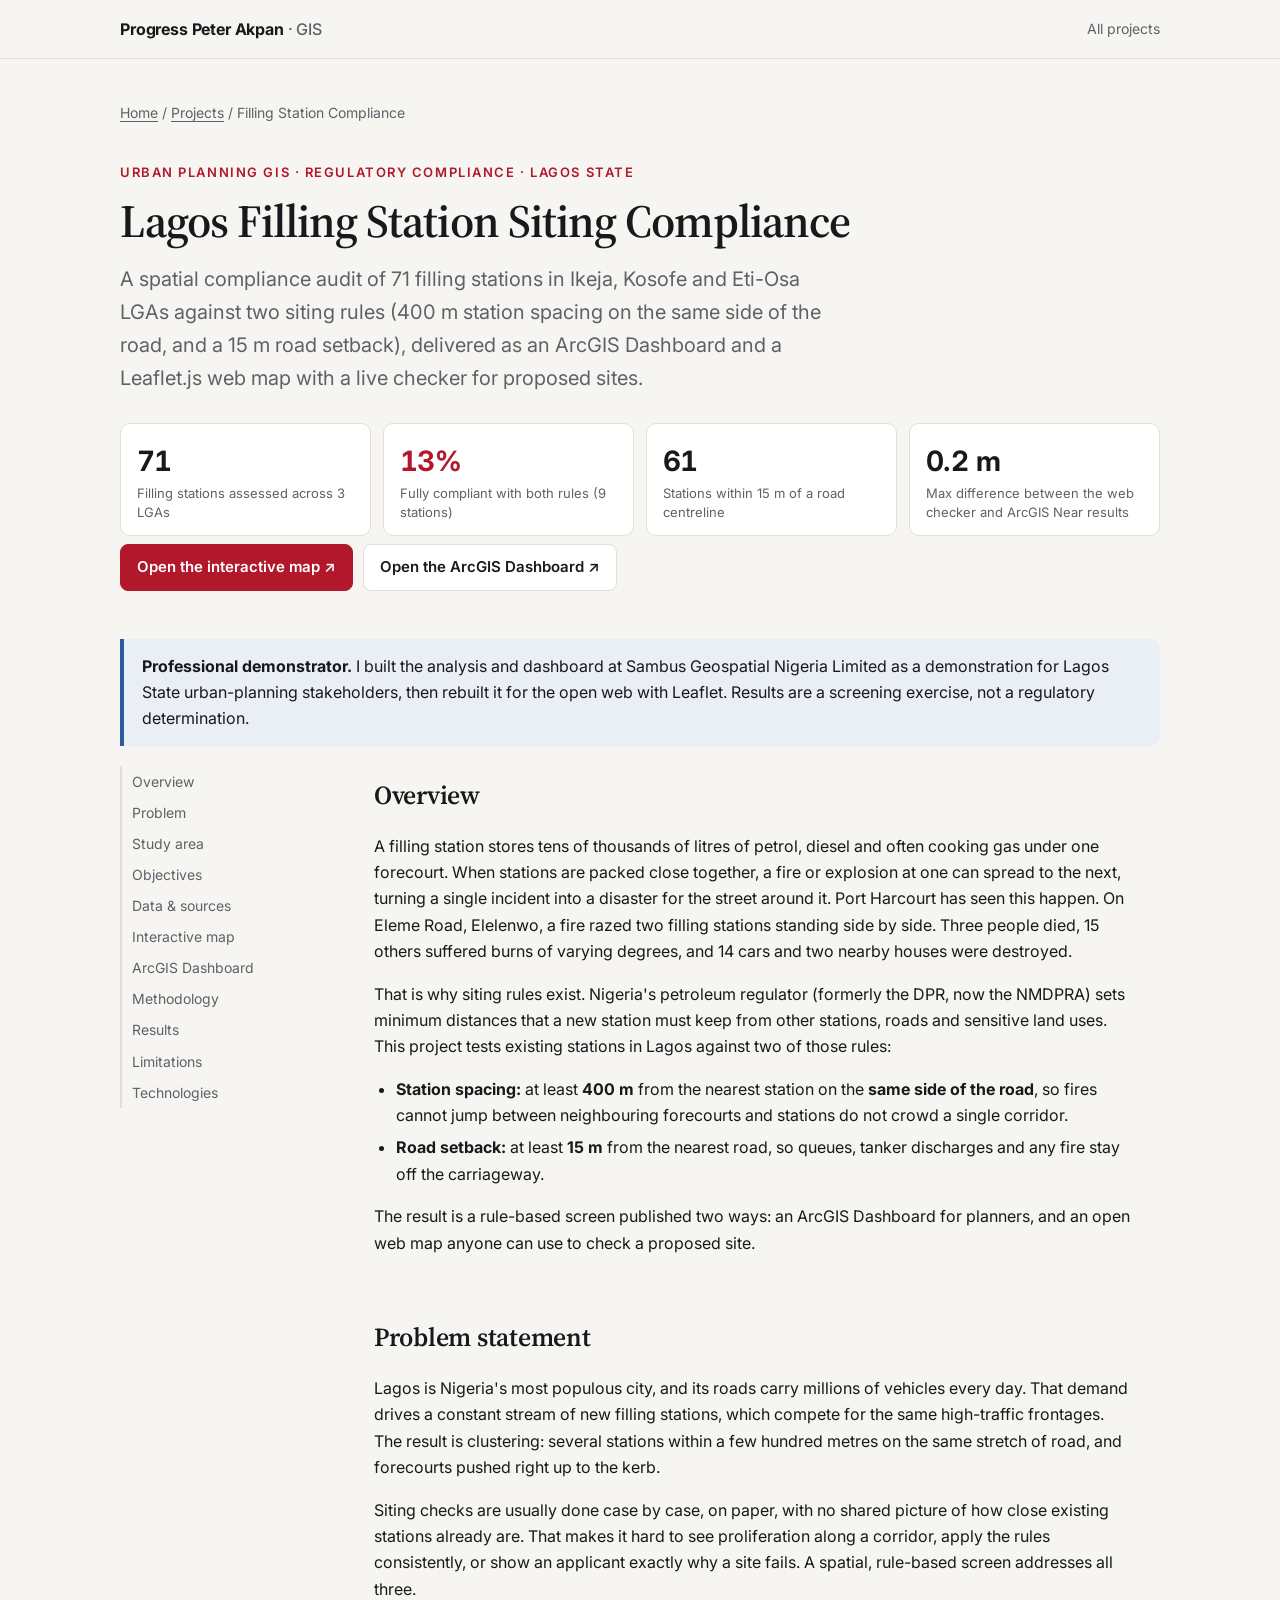
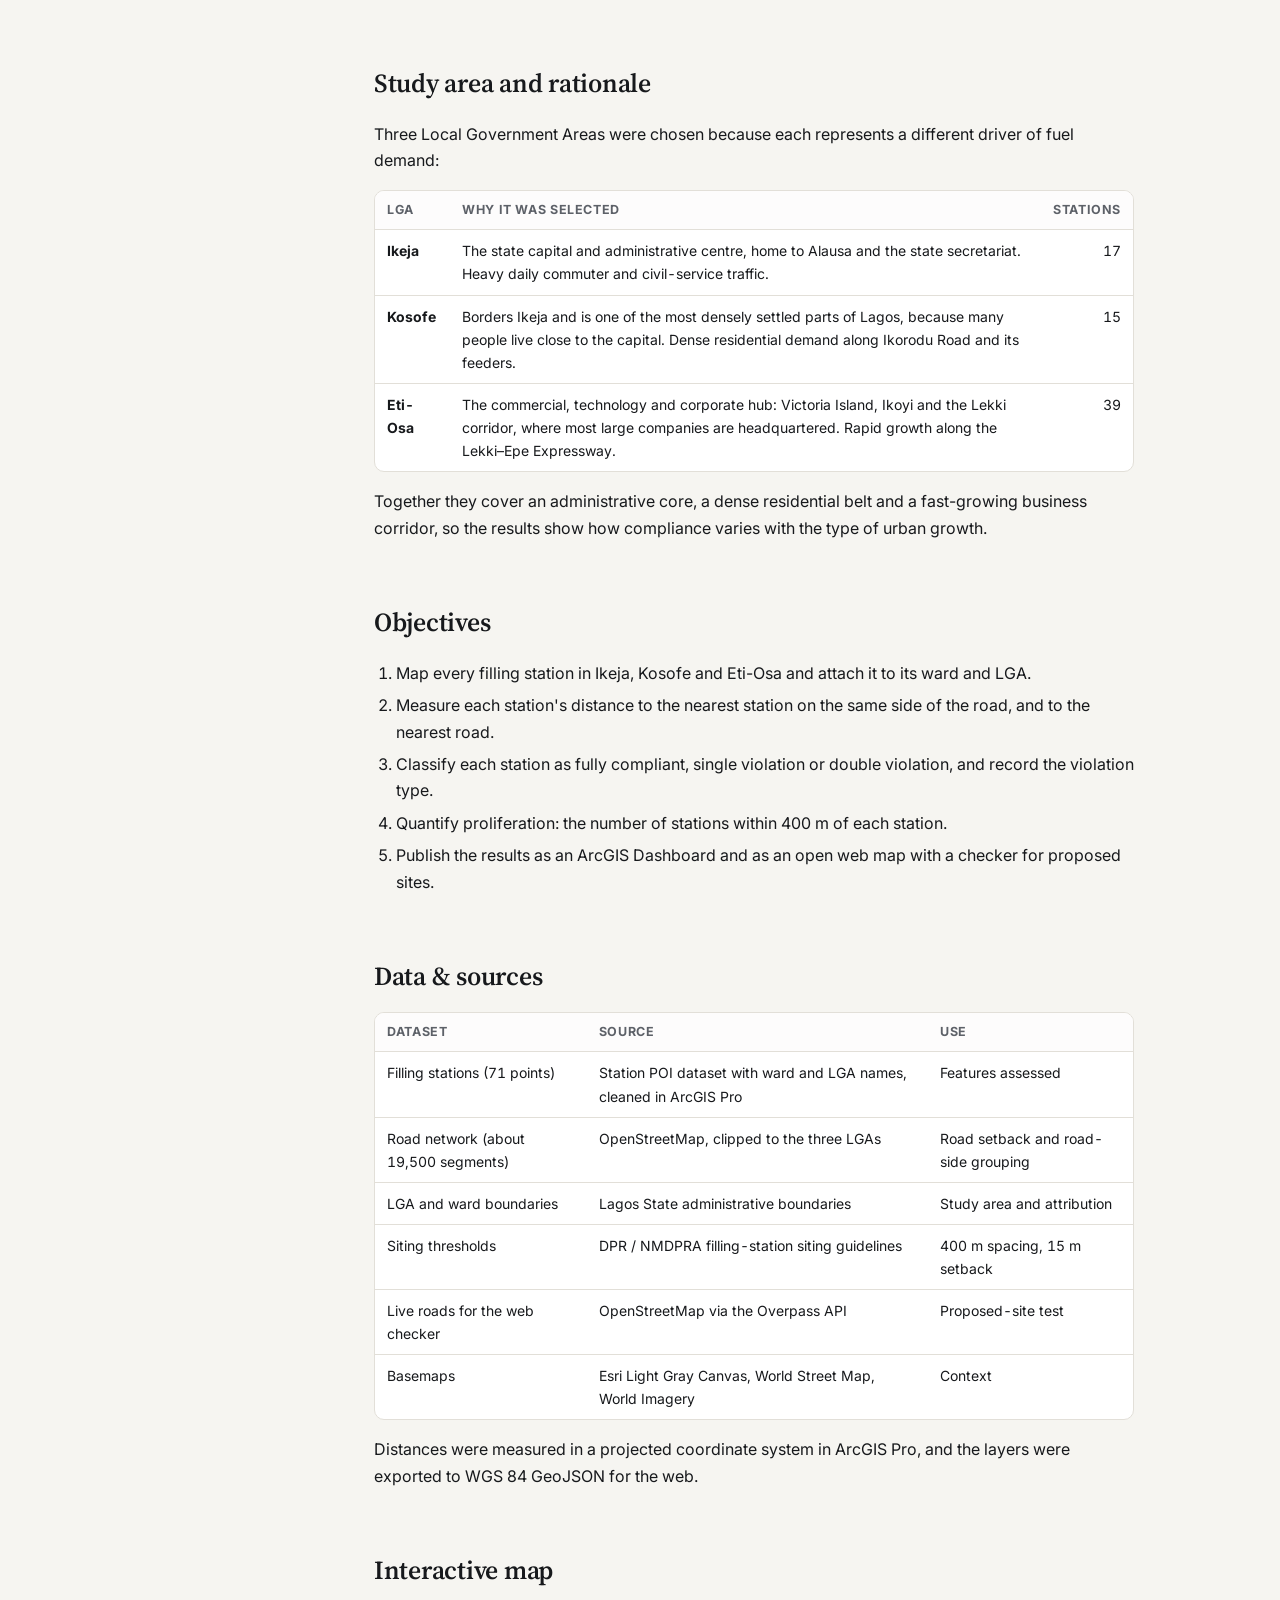
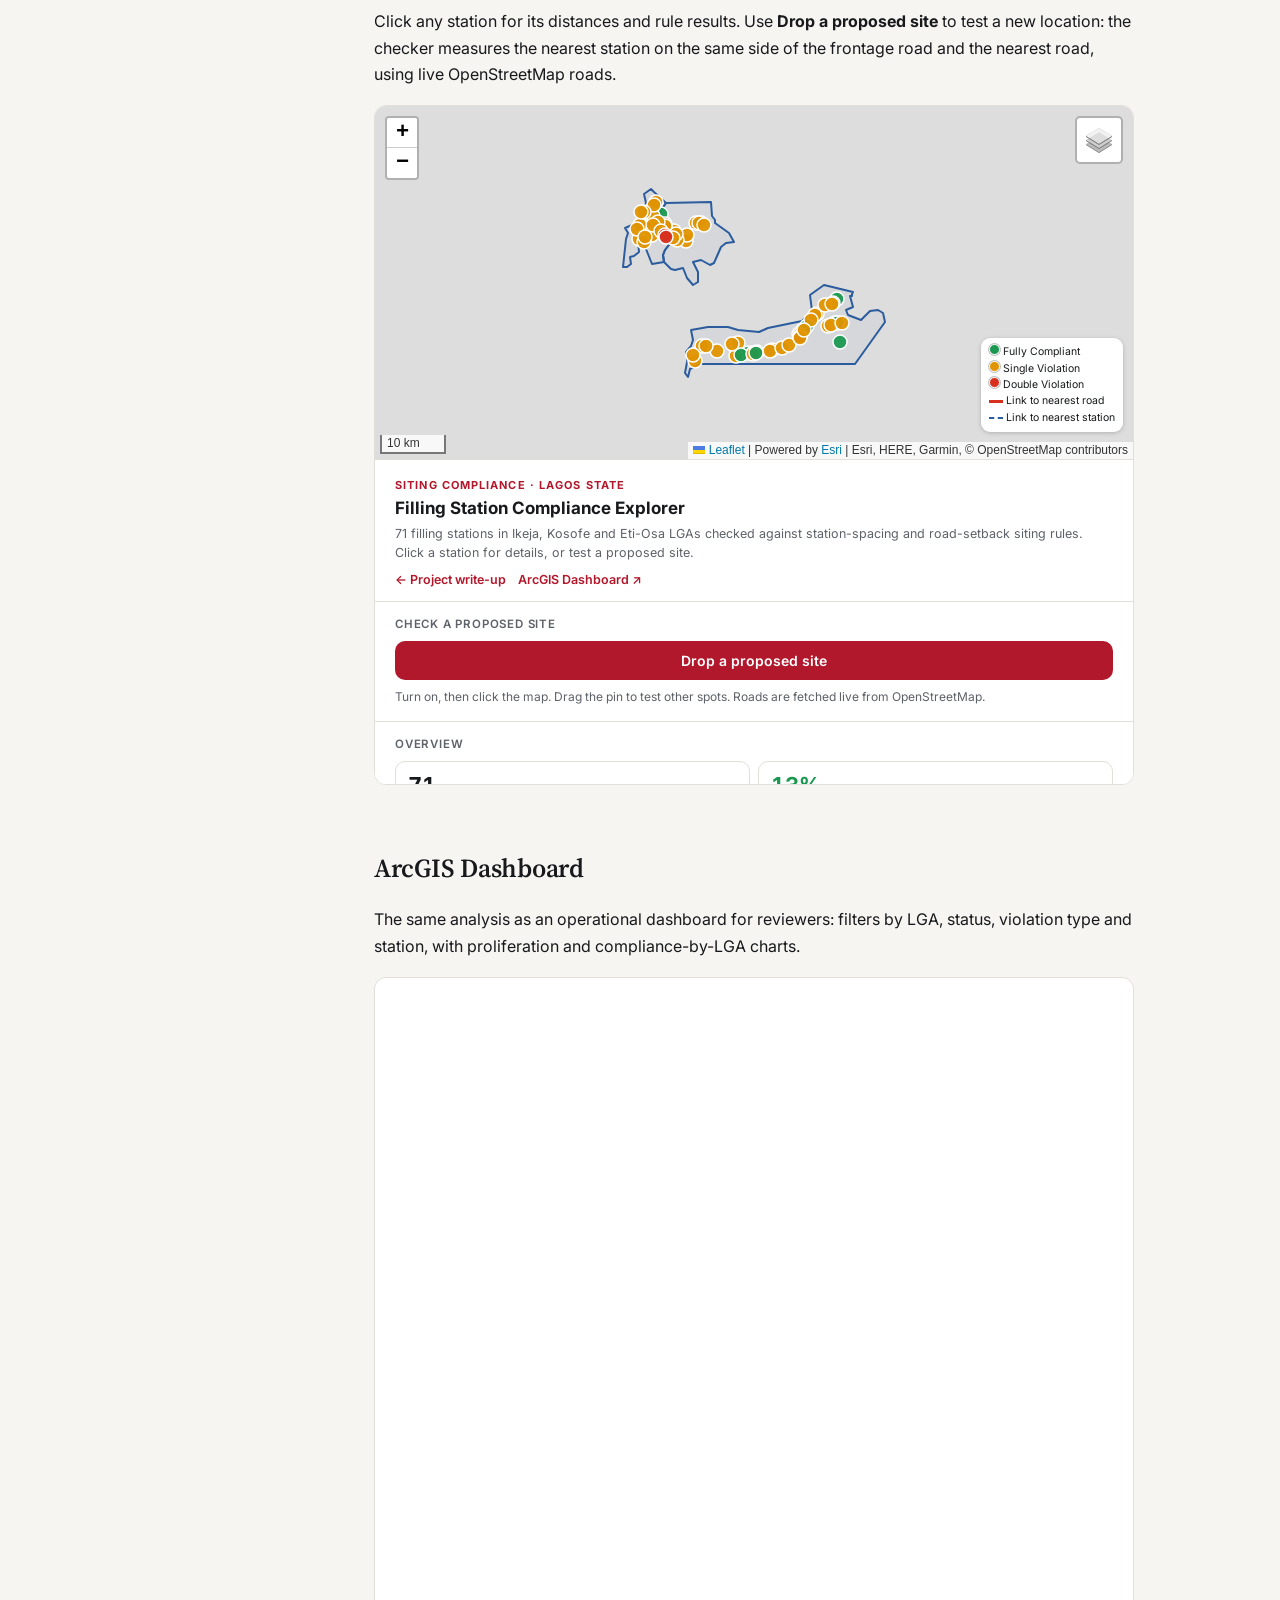
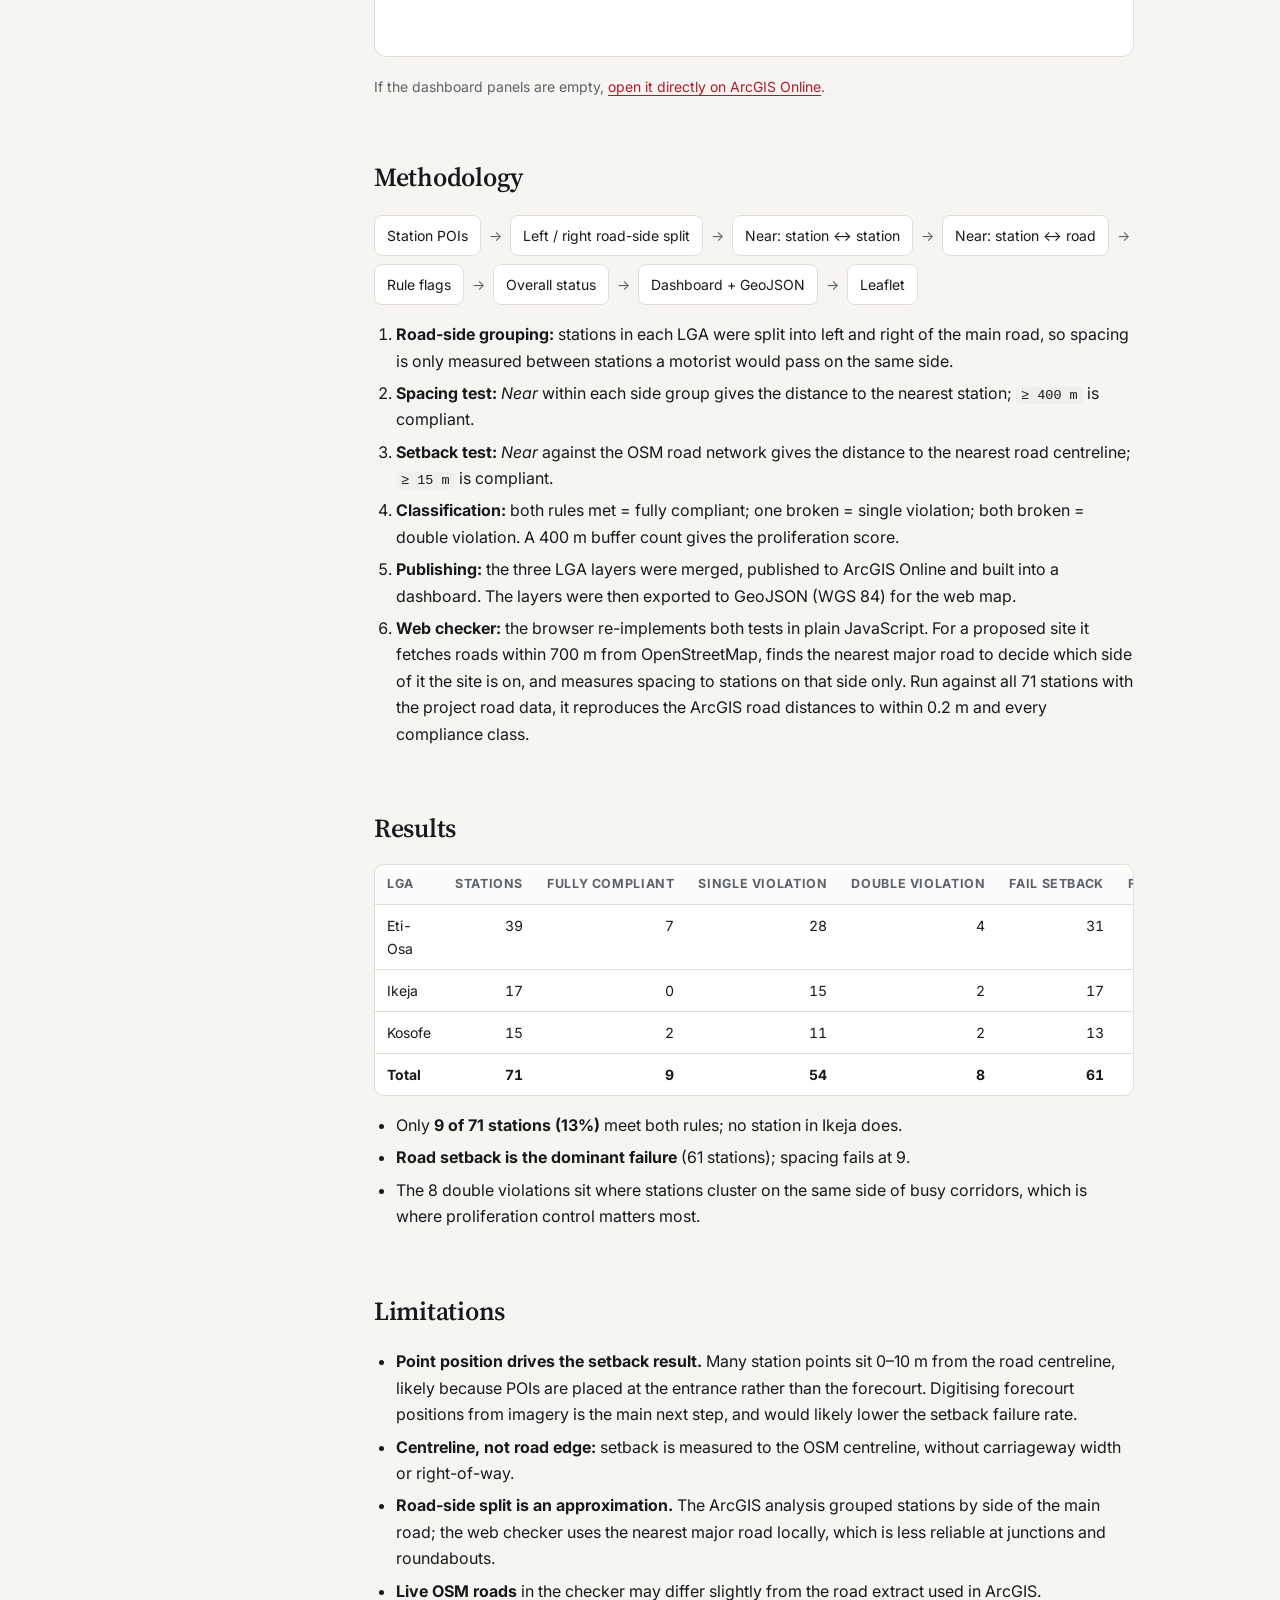
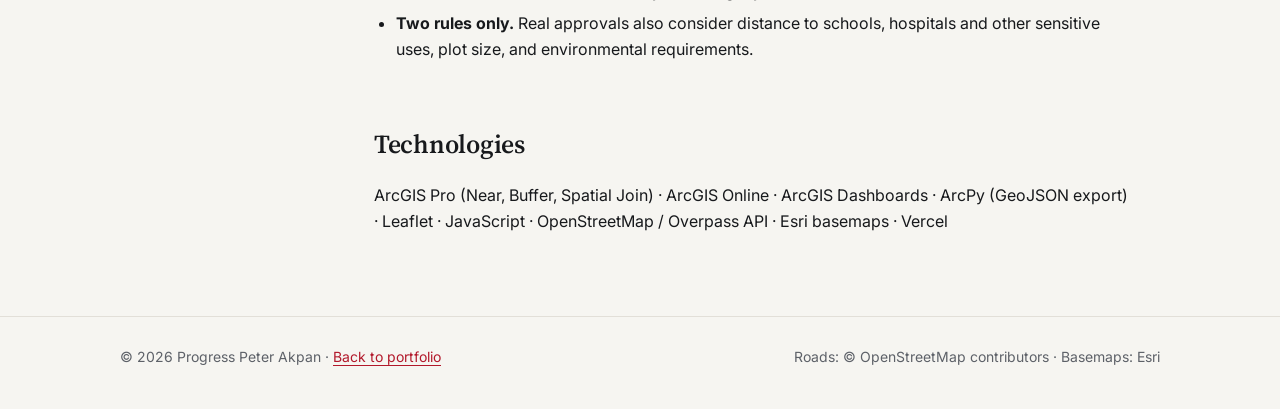
<file: projects/lagos-filling-station-compliance/index.html>
<!doctype html>
<html lang="en">
<head>
  <meta charset="utf-8">
  <meta name="viewport" content="width=device-width, initial-scale=1">
  <title>Lagos Filling Station Siting Compliance · Progress Peter Akpan</title>
  <meta name="description" content="A Leaflet.js web map and ArcGIS Dashboard checking 71 filling stations in Ikeja, Kosofe and Eti-Osa LGAs, Lagos, against station-spacing and road-setback siting rules, with a live proposed-site checker.">
  <link rel="preconnect" href="https://fonts.googleapis.com"><link rel="preconnect" href="https://fonts.gstatic.com" crossorigin>
  <link href="https://fonts.googleapis.com/css2?family=Inter:wght@400;500;600;700&family=Source+Serif+4:wght@600&display=swap" rel="stylesheet">
  <link rel="stylesheet" href="/assets/style.css">
  <link rel="icon" href="data:image/svg+xml,<svg xmlns='http://www.w3.org/2000/svg' viewBox='0 0 32 32'><circle cx='16' cy='16' r='14' fill='%23b2182b'/><path d='M7 20c4-6 7-8 9-8s5 2 9 8' stroke='white' stroke-width='2.4' fill='none'/></svg>">
  <style>.map-embed.tall{height:680px}@media (max-width:700px){.map-embed.tall{height:560px}}</style>
</head>
<body>
  <nav class="nav"><div class="wrap">
    <a class="brand" href="/">Progress Peter Akpan <span>· GIS</span></a>
    <div class="nav-links"><a href="/#projects">All projects</a></div>
  </div></nav>

  <div class="wrap">
    <p class="crumbs"><a href="/">Home</a> / <a href="/#projects">Projects</a> / Filling Station Compliance</p>
    <header class="cs-hero">
      <p class="eyebrow">Urban planning GIS · Regulatory compliance · Lagos State</p>
      <h1>Lagos Filling Station Siting Compliance</h1>
      <p class="lede">A spatial compliance audit of 71 filling stations in Ikeja, Kosofe and Eti-Osa LGAs against two siting
        rules (400 m station spacing on the same side of the road, and a 15 m road setback), delivered as an ArcGIS Dashboard
        and a Leaflet.js web map with a live checker for proposed sites.</p>
      <div class="stats">
        <div class="stat"><div class="v">71</div><div class="l">Filling stations assessed across 3 LGAs</div></div>
        <div class="stat"><div class="v hot">13%</div><div class="l">Fully compliant with both rules (9 stations)</div></div>
        <div class="stat"><div class="v">61</div><div class="l">Stations within 15 m of a road centreline</div></div>
        <div class="stat"><div class="v">0.2 m</div><div class="l">Max difference between the web checker and ArcGIS Near results</div></div>
      </div>
      <div class="actions">
        <a class="btn primary" href="map/">Open the interactive map ↗</a>
        <a class="btn" href="https://sambusgeospatial.maps.arcgis.com/apps/dashboards/2626992a813443dda0c586c0152673d2" target="_blank" rel="noopener">Open the ArcGIS Dashboard ↗</a>
      </div>
    </header>

    <div class="callout info"><p><strong>Professional demonstrator.</strong> I built the analysis and dashboard at Sambus Geospatial
      Nigeria Limited as a demonstration for Lagos State urban-planning stakeholders, then rebuilt it for the open web with Leaflet.
      Results are a screening exercise, not a regulatory determination.</p></div>

    <div class="layout">
      <nav class="toc" aria-label="Contents">
        <a href="#overview">Overview</a><a href="#problem">Problem</a><a href="#study-area">Study area</a>
        <a href="#objectives">Objectives</a><a href="#data">Data & sources</a><a href="#map">Interactive map</a>
        <a href="#dashboard">ArcGIS Dashboard</a><a href="#method">Methodology</a><a href="#results">Results</a>
        <a href="#limitations">Limitations</a><a href="#tech">Technologies</a>
      </nav>
      <article class="prose">
        <section id="overview">
          <h2>Overview</h2>
          <p>A filling station stores tens of thousands of litres of petrol, diesel and often cooking gas under one forecourt. When
            stations are packed close together, a fire or explosion at one can spread to the next, turning a single incident into a
            disaster for the street around it. Port Harcourt has seen this happen. On Eleme Road, Elelenwo, a fire razed two filling
            stations standing side by side. Three people died, 15 others suffered burns of varying degrees, and 14 cars and two
            nearby houses were destroyed.</p>
          <p>That is why siting rules exist. Nigeria's petroleum regulator (formerly the DPR, now the NMDPRA) sets minimum distances
            that a new station must keep from other stations, roads and sensitive land uses. This project tests existing stations in
            Lagos against two of those rules:</p>
          <ul>
            <li><strong>Station spacing:</strong> at least <strong>400 m</strong> from the nearest station on the <strong>same side of the
              road</strong>, so fires cannot jump between neighbouring forecourts and stations do not crowd a single corridor.</li>
            <li><strong>Road setback:</strong> at least <strong>15 m</strong> from the nearest road, so queues, tanker discharges and
              any fire stay off the carriageway.</li>
          </ul>
          <p>The result is a rule-based screen published two ways: an ArcGIS Dashboard for planners, and an open web map anyone can use
            to check a proposed site.</p>
        </section>

        <section id="problem">
          <h2>Problem statement</h2>
          <p>Lagos is Nigeria's most populous city, and its roads carry millions of vehicles every day. That demand drives a constant
            stream of new filling stations, which compete for the same high-traffic frontages. The result is clustering: several
            stations within a few hundred metres on the same stretch of road, and forecourts pushed right up to the kerb.</p>
          <p>Siting checks are usually done case by case, on paper, with no shared picture of how close existing stations already are.
            That makes it hard to see proliferation along a corridor, apply the rules consistently, or show an applicant exactly why a
            site fails. A spatial, rule-based screen addresses all three.</p>
        </section>

        <section id="study-area">
          <h2>Study area and rationale</h2>
          <p>Three Local Government Areas were chosen because each represents a different driver of fuel demand:</p>
          <div class="table-wrap"><table>
            <tr><th>LGA</th><th>Why it was selected</th><th class="n">Stations</th></tr>
            <tr><td><strong>Ikeja</strong></td><td>The state capital and administrative centre, home to Alausa and the state secretariat.
              Heavy daily commuter and civil-service traffic.</td><td class="n">17</td></tr>
            <tr><td><strong>Kosofe</strong></td><td>Borders Ikeja and is one of the most densely settled parts of Lagos, because many
              people live close to the capital. Dense residential demand along Ikorodu Road and its feeders.</td><td class="n">15</td></tr>
            <tr><td><strong>Eti-Osa</strong></td><td>The commercial, technology and corporate hub: Victoria Island, Ikoyi and the Lekki
              corridor, where most large companies are headquartered. Rapid growth along the Lekki–Epe Expressway.</td><td class="n">39</td></tr>
          </table></div>
          <p>Together they cover an administrative core, a dense residential belt and a fast-growing business corridor, so the results
            show how compliance varies with the type of urban growth.</p>
        </section>

        <section id="objectives">
          <h2>Objectives</h2>
          <ol>
            <li>Map every filling station in Ikeja, Kosofe and Eti-Osa and attach it to its ward and LGA.</li>
            <li>Measure each station's distance to the nearest station on the same side of the road, and to the nearest road.</li>
            <li>Classify each station as fully compliant, single violation or double violation, and record the violation type.</li>
            <li>Quantify proliferation: the number of stations within 400 m of each station.</li>
            <li>Publish the results as an ArcGIS Dashboard and as an open web map with a checker for proposed sites.</li>
          </ol>
        </section>

        <section id="data">
          <h2>Data & sources</h2>
          <div class="table-wrap"><table>
            <tr><th>Dataset</th><th>Source</th><th>Use</th></tr>
            <tr><td>Filling stations (71 points)</td><td>Station POI dataset with ward and LGA names, cleaned in ArcGIS Pro</td><td>Features assessed</td></tr>
            <tr><td>Road network (about 19,500 segments)</td><td>OpenStreetMap, clipped to the three LGAs</td><td>Road setback and road-side grouping</td></tr>
            <tr><td>LGA and ward boundaries</td><td>Lagos State administrative boundaries</td><td>Study area and attribution</td></tr>
            <tr><td>Siting thresholds</td><td>DPR / NMDPRA filling-station siting guidelines</td><td>400 m spacing, 15 m setback</td></tr>
            <tr><td>Live roads for the web checker</td><td>OpenStreetMap via the Overpass API</td><td>Proposed-site test</td></tr>
            <tr><td>Basemaps</td><td>Esri Light Gray Canvas, World Street Map, World Imagery</td><td>Context</td></tr>
          </table></div>
          <p>Distances were measured in a projected coordinate system in ArcGIS Pro, and the layers were exported to WGS 84 GeoJSON for the web.</p>
        </section>

        <section id="map">
          <h2>Interactive map</h2>
          <p>Click any station for its distances and rule results. Use <strong>Drop a proposed site</strong> to test a new location:
            the checker measures the nearest station on the same side of the frontage road and the nearest road, using live
            OpenStreetMap roads.</p>
          <div class="map-embed tall"><iframe src="map/" title="Lagos filling station compliance web map" loading="lazy"></iframe></div>
        </section>

        <section id="dashboard">
          <h2>ArcGIS Dashboard</h2>
          <p>The same analysis as an operational dashboard for reviewers: filters by LGA, status, violation type and station, with
            proliferation and compliance-by-LGA charts.</p>
          <div class="map-embed tall"><iframe src="https://sambusgeospatial.maps.arcgis.com/apps/dashboards/2626992a813443dda0c586c0152673d2" title="ArcGIS Dashboard: filling station compliance" loading="lazy" allowfullscreen></iframe></div>
          <p style="font-size:14px;color:var(--muted)">If the dashboard panels are empty, <a href="https://sambusgeospatial.maps.arcgis.com/apps/dashboards/2626992a813443dda0c586c0152673d2" target="_blank" rel="noopener">open it directly on ArcGIS Online</a>.</p>
        </section>

        <section id="method">
          <h2>Methodology</h2>
          <div class="flow"><span>Station POIs</span><i>→</i><span>Left / right road-side split</span><i>→</i><span>Near: station ↔ station</span><i>→</i>
            <span>Near: station ↔ road</span><i>→</i><span>Rule flags</span><i>→</i><span>Overall status</span><i>→</i><span>Dashboard + GeoJSON</span><i>→</i><span>Leaflet</span></div>
          <ol>
            <li><strong>Road-side grouping:</strong> stations in each LGA were split into left and right of the main road, so spacing is
              only measured between stations a motorist would pass on the same side.</li>
            <li><strong>Spacing test:</strong> <em>Near</em> within each side group gives the distance to the nearest station;
              <code>≥ 400 m</code> is compliant.</li>
            <li><strong>Setback test:</strong> <em>Near</em> against the OSM road network gives the distance to the nearest road
              centreline; <code>≥ 15 m</code> is compliant.</li>
            <li><strong>Classification:</strong> both rules met = fully compliant; one broken = single violation; both broken =
              double violation. A 400 m buffer count gives the proliferation score.</li>
            <li><strong>Publishing:</strong> the three LGA layers were merged, published to ArcGIS Online and built into a dashboard.
              The layers were then exported to GeoJSON (WGS 84) for the web map.</li>
            <li><strong>Web checker:</strong> the browser re-implements both tests in plain JavaScript. For a proposed site it fetches
              roads within 700 m from OpenStreetMap, finds the nearest major road to decide which side of it the site is on, and
              measures spacing to stations on that side only. Run against all 71 stations with the project road data, it reproduces
              the ArcGIS road distances to within 0.2 m and every compliance class.</li>
          </ol>
        </section>

        <section id="results">
          <h2>Results</h2>
          <div class="table-wrap"><table>
            <tr><th>LGA</th><th class="n">Stations</th><th class="n">Fully compliant</th><th class="n">Single violation</th><th class="n">Double violation</th><th class="n">Fail setback</th><th class="n">Fail spacing</th></tr>
            <tr><td>Eti-Osa</td><td class="n">39</td><td class="n">7</td><td class="n">28</td><td class="n">4</td><td class="n">31</td><td class="n">5</td></tr>
            <tr><td>Ikeja</td><td class="n">17</td><td class="n">0</td><td class="n">15</td><td class="n">2</td><td class="n">17</td><td class="n">2</td></tr>
            <tr><td>Kosofe</td><td class="n">15</td><td class="n">2</td><td class="n">11</td><td class="n">2</td><td class="n">13</td><td class="n">2</td></tr>
            <tr><td><strong>Total</strong></td><td class="n"><strong>71</strong></td><td class="n"><strong>9</strong></td><td class="n"><strong>54</strong></td><td class="n"><strong>8</strong></td><td class="n"><strong>61</strong></td><td class="n"><strong>9</strong></td></tr>
          </table></div>
          <ul>
            <li>Only <strong>9 of 71 stations (13%)</strong> meet both rules; no station in Ikeja does.</li>
            <li><strong>Road setback is the dominant failure</strong> (61 stations); spacing fails at 9.</li>
            <li>The 8 double violations sit where stations cluster on the same side of busy corridors, which is where proliferation
              control matters most.</li>
          </ul>
        </section>

        <section id="limitations">
          <h2>Limitations</h2>
          <ul>
            <li><strong>Point position drives the setback result.</strong> Many station points sit 0–10 m from the road centreline,
              likely because POIs are placed at the entrance rather than the forecourt. Digitising forecourt positions from imagery is
              the main next step, and would likely lower the setback failure rate.</li>
            <li><strong>Centreline, not road edge:</strong> setback is measured to the OSM centreline, without carriageway width or
              right-of-way.</li>
            <li><strong>Road-side split is an approximation.</strong> The ArcGIS analysis grouped stations by side of the main road; the
              web checker uses the nearest major road locally, which is less reliable at junctions and roundabouts.</li>
            <li><strong>Live OSM roads</strong> in the checker may differ slightly from the road extract used in ArcGIS.</li>
            <li><strong>Two rules only.</strong> Real approvals also consider distance to schools, hospitals and other sensitive
              uses, plot size, and environmental requirements.</li>
          </ul>
        </section>

        <section id="tech">
          <h2>Technologies</h2>
          <p>ArcGIS Pro (Near, Buffer, Spatial Join) · ArcGIS Online · ArcGIS Dashboards · ArcPy (GeoJSON export) · Leaflet ·
            JavaScript · OpenStreetMap / Overpass API · Esri basemaps · Vercel</p>
        </section>
      </article>
    </div>
  </div>

  <footer><div class="wrap">
    <span>© 2026 Progress Peter Akpan · <a href="/">Back to portfolio</a></span>
    <span>Roads: © OpenStreetMap contributors · Basemaps: Esri</span>
  </div></footer>
</body>
</html>
</file>
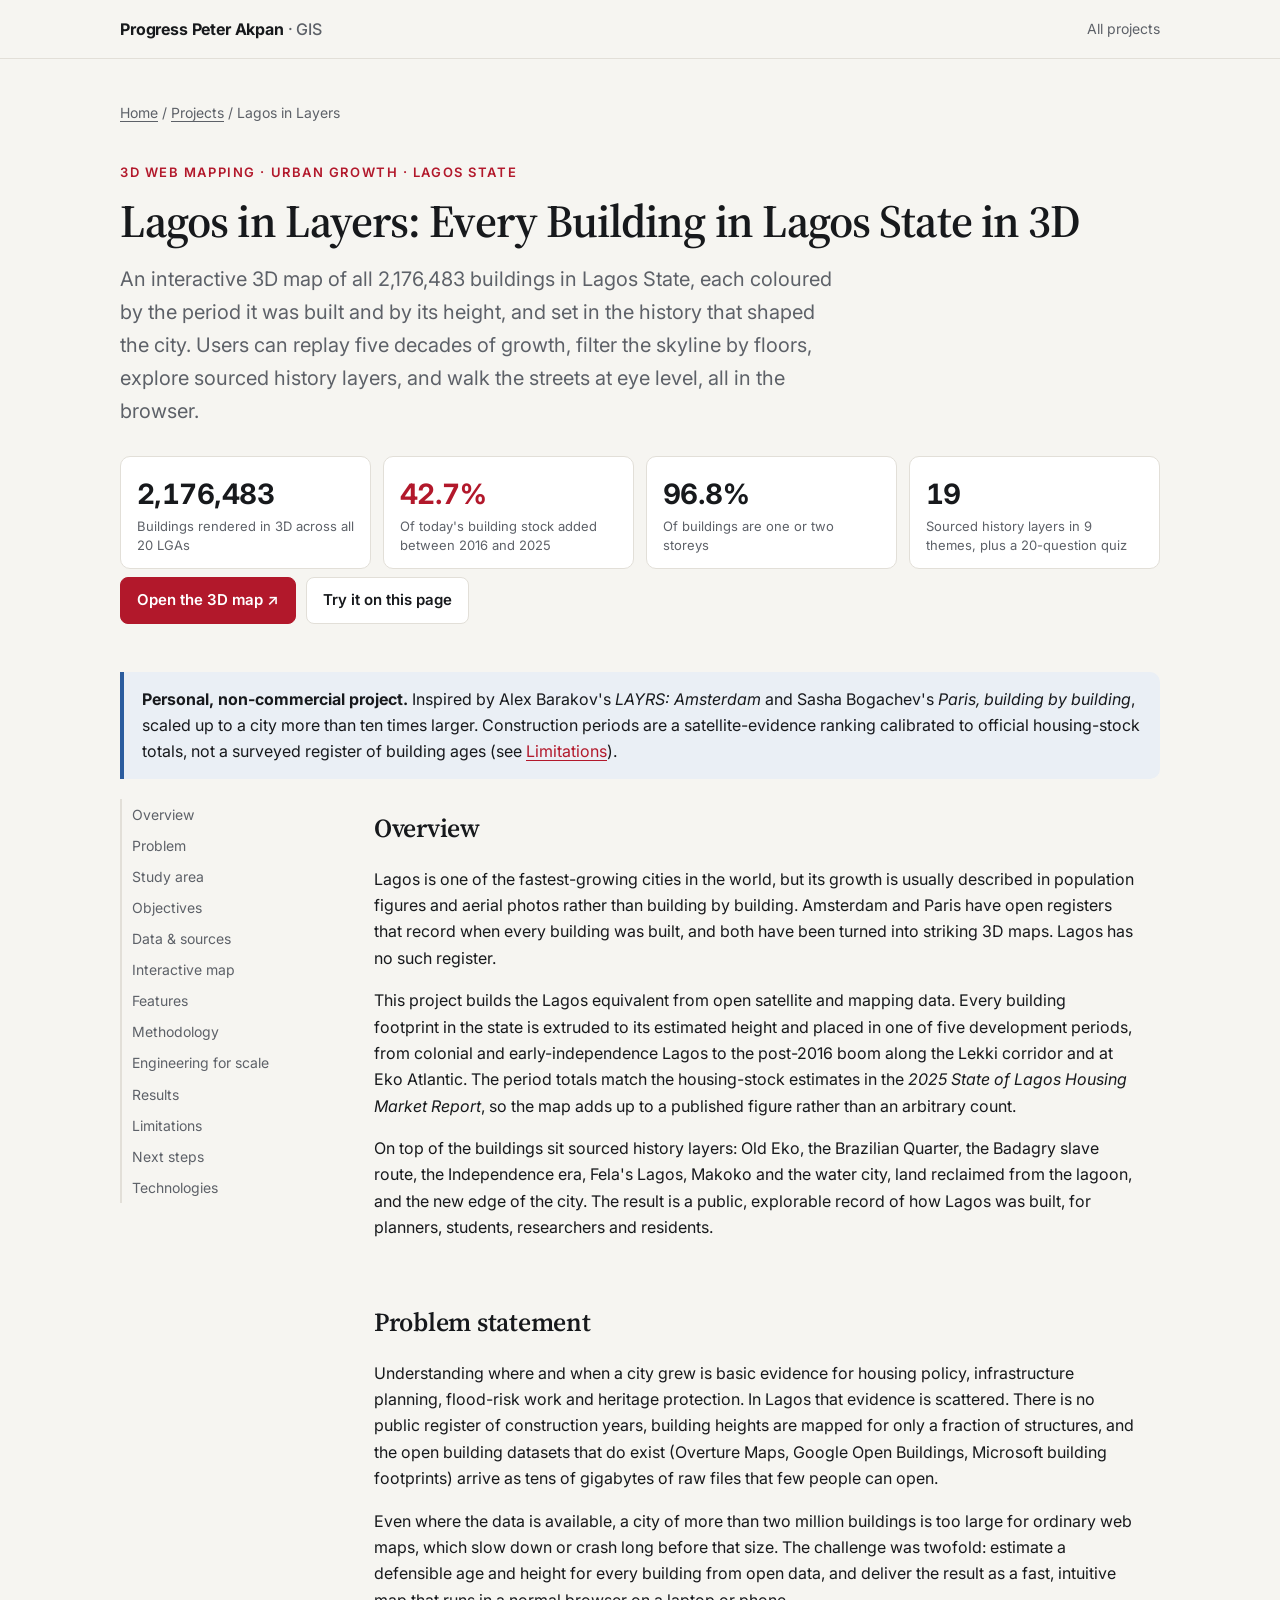
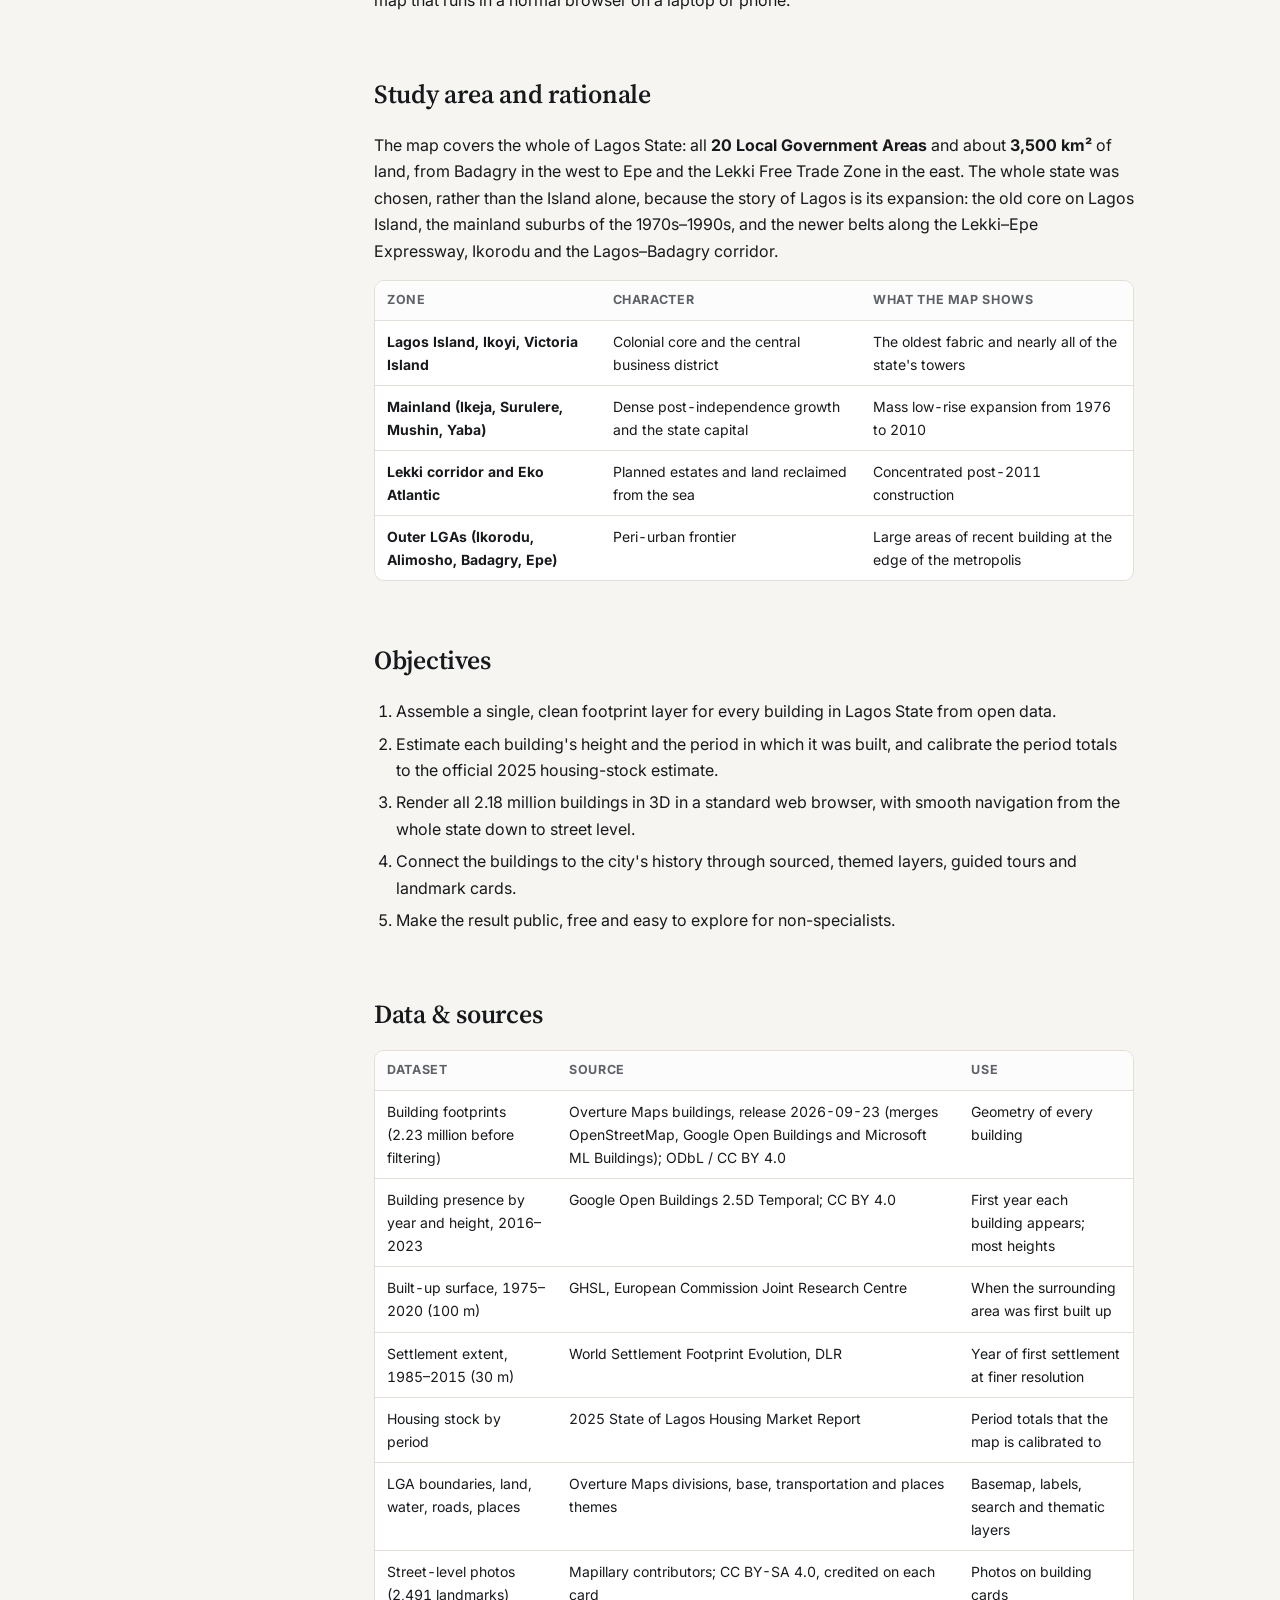
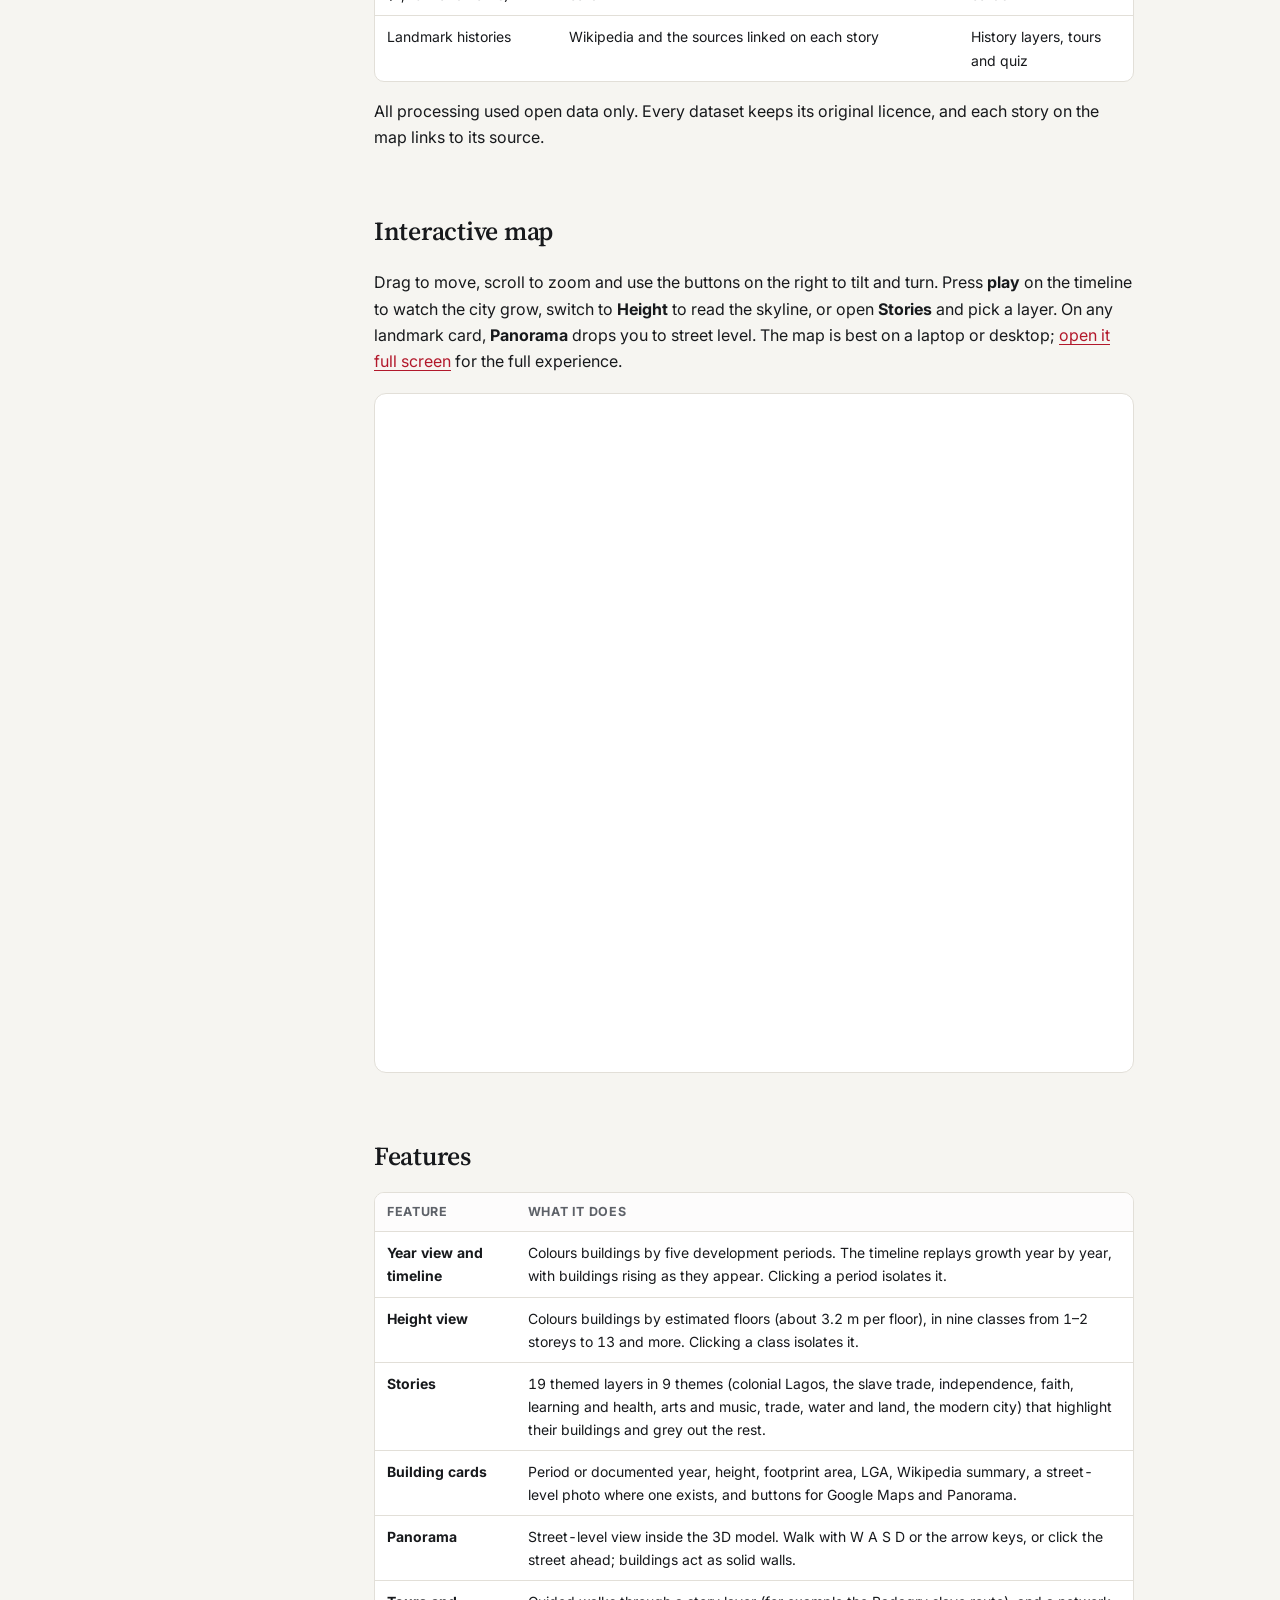
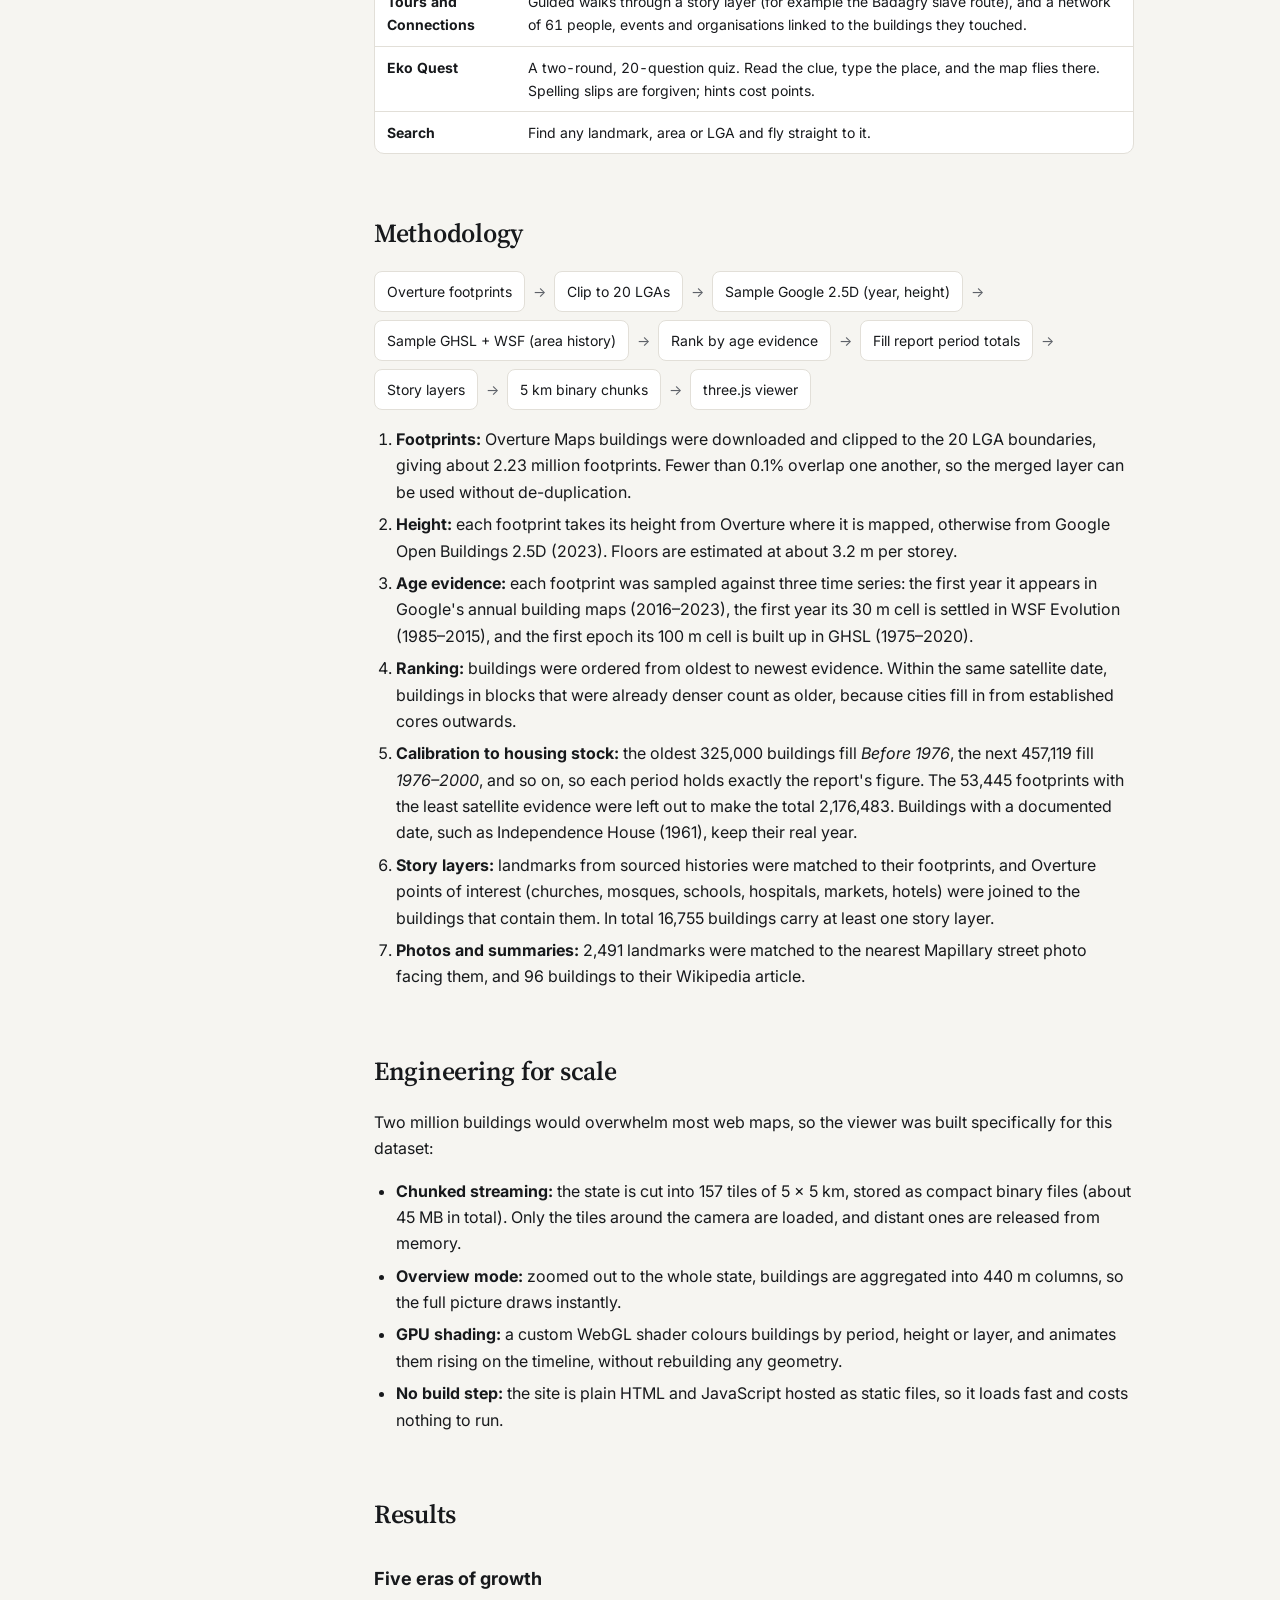
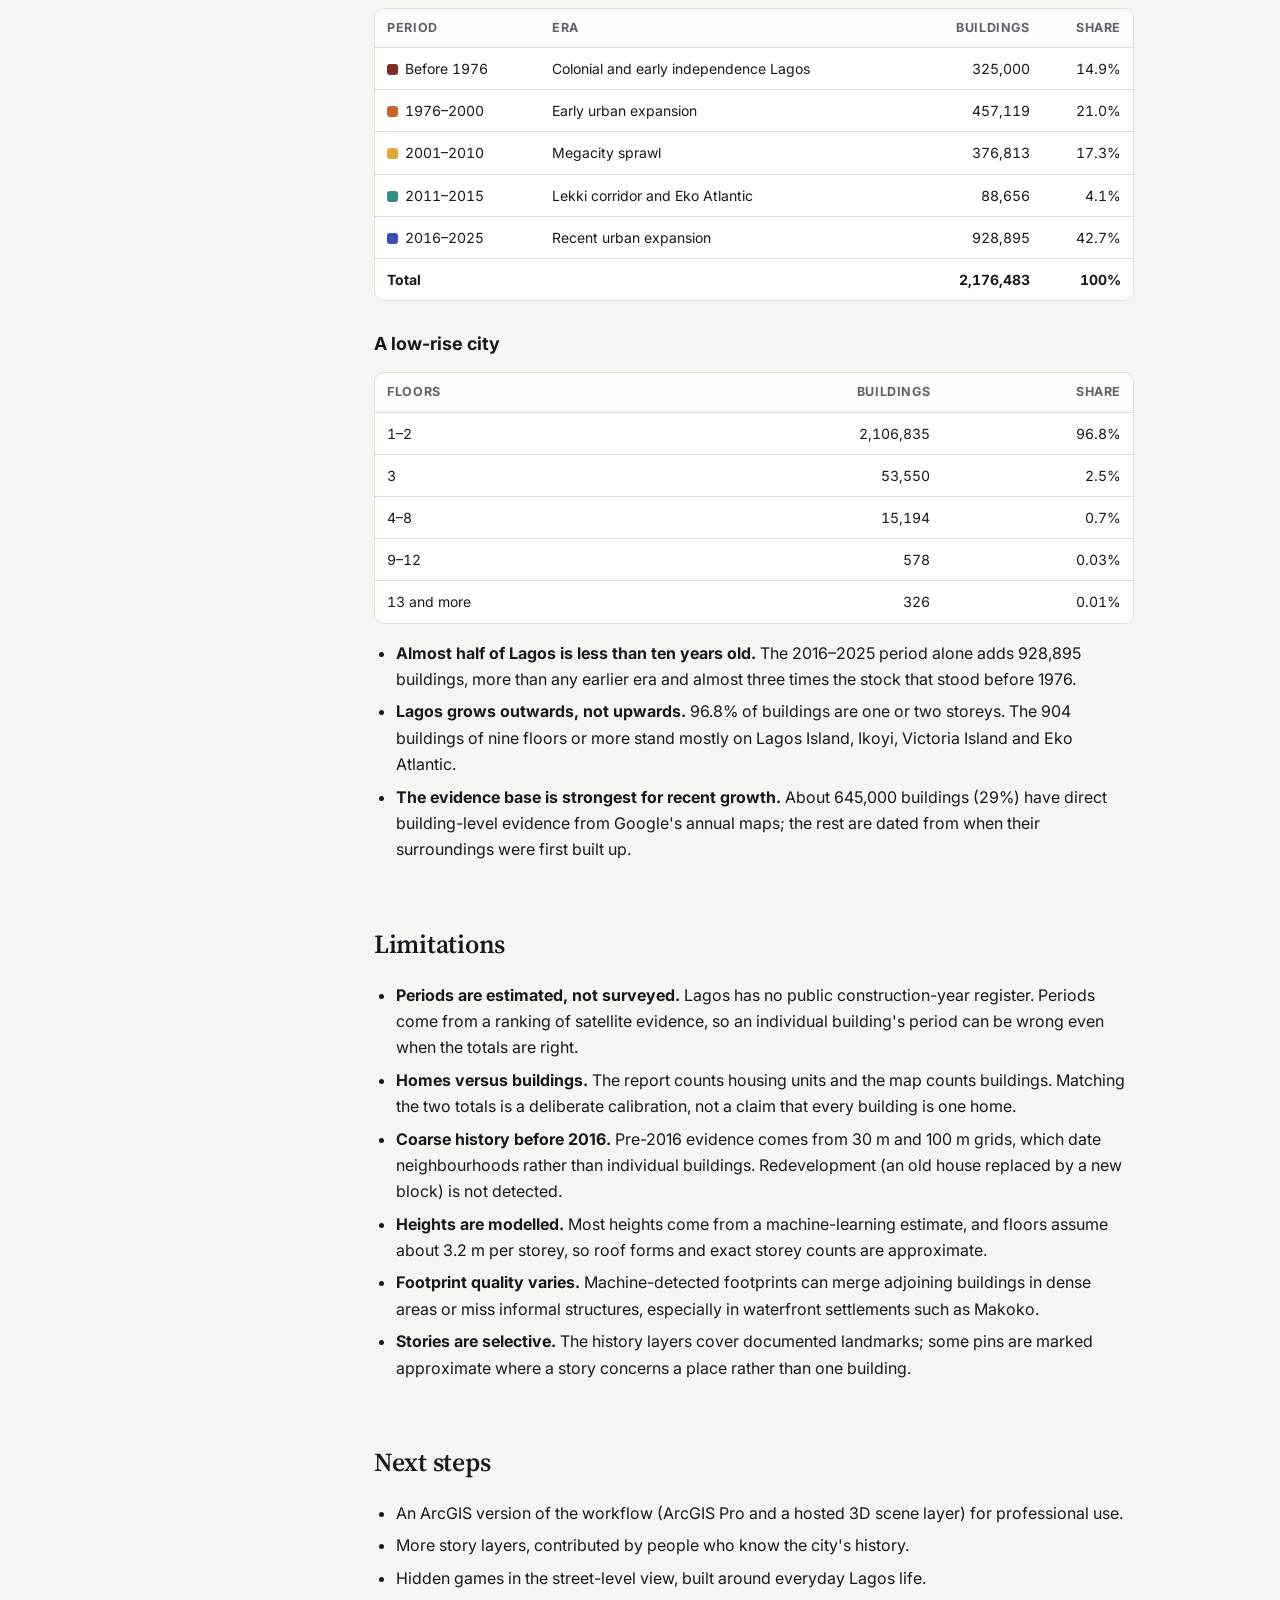
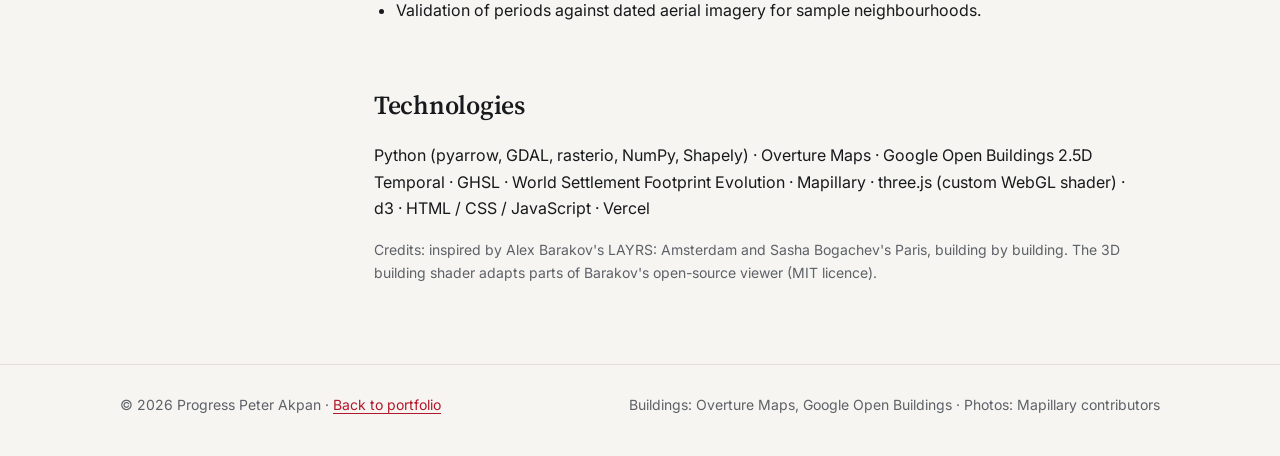
<file: projects/lagos-in-layers/index.html>
<!doctype html>
<html lang="en">
<head>
  <meta charset="utf-8">
  <meta name="viewport" content="width=device-width, initial-scale=1">
  <title>Lagos in Layers: Every Building in Lagos State in 3D · Progress Peter Akpan</title>
  <meta name="description" content="An interactive 3D web map of all 2,176,483 buildings in Lagos State, coloured by period of construction and by height, with sourced history layers, a street-level panorama and a quiz. Built from Overture Maps, Google Open Buildings, GHSL and WSF data.">
  <meta property="og:title" content="Lagos in Layers: Every Building in Lagos State in 3D">
  <meta property="og:description" content="2,176,483 buildings, five eras of growth, and the stories that live in them.">
  <link rel="preconnect" href="https://fonts.googleapis.com"><link rel="preconnect" href="https://fonts.gstatic.com" crossorigin>
  <link href="https://fonts.googleapis.com/css2?family=Inter:wght@400;500;600;700&family=Source+Serif+4:wght@600&display=swap" rel="stylesheet">
  <link rel="stylesheet" href="/assets/style.css">
  <link rel="icon" href="data:image/svg+xml,<svg xmlns='http://www.w3.org/2000/svg' viewBox='0 0 32 32'><circle cx='16' cy='16' r='14' fill='%23b2182b'/><path d='M7 20c4-6 7-8 9-8s5 2 9 8' stroke='white' stroke-width='2.4' fill='none'/></svg>">
  <style>.map-embed.tall{height:680px}@media (max-width:700px){.map-embed.tall{height:560px}}
    .swatch{display:inline-block;width:11px;height:11px;border-radius:3px;margin-right:7px;vertical-align:-1px}</style>
</head>
<body>
  <nav class="nav"><div class="wrap">
    <a class="brand" href="/">Progress Peter Akpan <span>· GIS</span></a>
    <div class="nav-links"><a href="/#projects">All projects</a></div>
  </div></nav>

  <div class="wrap">
    <p class="crumbs"><a href="/">Home</a> / <a href="/#projects">Projects</a> / Lagos in Layers</p>
    <header class="cs-hero">
      <p class="eyebrow">3D web mapping · Urban growth · Lagos State</p>
      <h1>Lagos in Layers: Every Building in Lagos State in 3D</h1>
      <p class="lede">An interactive 3D map of all 2,176,483 buildings in Lagos State, each coloured by the period it was built and by its
        height, and set in the history that shaped the city. Users can replay five decades of growth, filter the skyline by floors,
        explore sourced history layers, and walk the streets at eye level, all in the browser.</p>
      <div class="stats">
        <div class="stat"><div class="v">2,176,483</div><div class="l">Buildings rendered in 3D across all 20 LGAs</div></div>
        <div class="stat"><div class="v hot">42.7%</div><div class="l">Of today's building stock added between 2016 and 2025</div></div>
        <div class="stat"><div class="v">96.8%</div><div class="l">Of buildings are one or two storeys</div></div>
        <div class="stat"><div class="v">19</div><div class="l">Sourced history layers in 9 themes, plus a 20-question quiz</div></div>
      </div>
      <div class="actions">
        <a class="btn primary" href="https://lagos-in-layers-1.vercel.app/" target="_blank" rel="noopener">Open the 3D map ↗</a>
        <a class="btn" href="#map">Try it on this page</a>
      </div>
    </header>

    <div class="callout info"><p><strong>Personal, non-commercial project.</strong> Inspired by Alex Barakov's <em>LAYRS: Amsterdam</em>
      and Sasha Bogachev's <em>Paris, building by building</em>, scaled up to a city more than ten times larger. Construction periods are
      a satellite-evidence ranking calibrated to official housing-stock totals, not a surveyed register of building ages (see
      <a href="#limitations">Limitations</a>).</p></div>

    <div class="layout">
      <nav class="toc" aria-label="Contents">
        <a href="#overview">Overview</a><a href="#problem">Problem</a><a href="#study-area">Study area</a>
        <a href="#objectives">Objectives</a><a href="#data">Data & sources</a><a href="#map">Interactive map</a>
        <a href="#features">Features</a><a href="#method">Methodology</a><a href="#engineering">Engineering for scale</a>
        <a href="#results">Results</a><a href="#limitations">Limitations</a><a href="#next">Next steps</a><a href="#tech">Technologies</a>
      </nav>
      <article class="prose">
        <section id="overview">
          <h2>Overview</h2>
          <p>Lagos is one of the fastest-growing cities in the world, but its growth is usually described in population figures and
            aerial photos rather than building by building. Amsterdam and Paris have open registers that record when every building
            was built, and both have been turned into striking 3D maps. Lagos has no such register.</p>
          <p>This project builds the Lagos equivalent from open satellite and mapping data. Every building footprint in the state is
            extruded to its estimated height and placed in one of five development periods, from colonial and early-independence
            Lagos to the post-2016 boom along the Lekki corridor and at Eko Atlantic. The period totals match the housing-stock
            estimates in the <em>2025 State of Lagos Housing Market Report</em>, so the map adds up to a published figure rather than
            an arbitrary count.</p>
          <p>On top of the buildings sit sourced history layers: Old Eko, the Brazilian Quarter, the Badagry slave route, the
            Independence era, Fela's Lagos, Makoko and the water city, land reclaimed from the lagoon, and the new edge of the city.
            The result is a public, explorable record of how Lagos was built, for planners, students, researchers and residents.</p>
        </section>

        <section id="problem">
          <h2>Problem statement</h2>
          <p>Understanding where and when a city grew is basic evidence for housing policy, infrastructure planning, flood-risk work and
            heritage protection. In Lagos that evidence is scattered. There is no public register of construction years, building
            heights are mapped for only a fraction of structures, and the open building datasets that do exist (Overture Maps, Google
            Open Buildings, Microsoft building footprints) arrive as tens of gigabytes of raw files that few people can open.</p>
          <p>Even where the data is available, a city of more than two million buildings is too large for ordinary web maps, which
            slow down or crash long before that size. The challenge was twofold: estimate a defensible age and height for every building
            from open data, and deliver the result as a fast, intuitive map that runs in a normal browser on a laptop or phone.</p>
        </section>

        <section id="study-area">
          <h2>Study area and rationale</h2>
          <p>The map covers the whole of Lagos State: all <strong>20 Local Government Areas</strong> and about <strong>3,500 km²</strong> of
            land, from Badagry in the west to Epe and the Lekki Free Trade Zone in the east. The whole state was chosen, rather than
            the Island alone, because the story of Lagos is its expansion: the old core on Lagos Island, the mainland suburbs of the
            1970s–1990s, and the newer belts along the Lekki–Epe Expressway, Ikorodu and the Lagos–Badagry corridor.</p>
          <div class="table-wrap"><table>
            <tr><th>Zone</th><th>Character</th><th>What the map shows</th></tr>
            <tr><td><strong>Lagos Island, Ikoyi, Victoria Island</strong></td><td>Colonial core and the central business district</td><td>The oldest fabric and nearly all of the state's towers</td></tr>
            <tr><td><strong>Mainland (Ikeja, Surulere, Mushin, Yaba)</strong></td><td>Dense post-independence growth and the state capital</td><td>Mass low-rise expansion from 1976 to 2010</td></tr>
            <tr><td><strong>Lekki corridor and Eko Atlantic</strong></td><td>Planned estates and land reclaimed from the sea</td><td>Concentrated post-2011 construction</td></tr>
            <tr><td><strong>Outer LGAs (Ikorodu, Alimosho, Badagry, Epe)</strong></td><td>Peri-urban frontier</td><td>Large areas of recent building at the edge of the metropolis</td></tr>
          </table></div>
        </section>

        <section id="objectives">
          <h2>Objectives</h2>
          <ol>
            <li>Assemble a single, clean footprint layer for every building in Lagos State from open data.</li>
            <li>Estimate each building's height and the period in which it was built, and calibrate the period totals to the official
              2025 housing-stock estimate.</li>
            <li>Render all 2.18 million buildings in 3D in a standard web browser, with smooth navigation from the whole state down to
              street level.</li>
            <li>Connect the buildings to the city's history through sourced, themed layers, guided tours and landmark cards.</li>
            <li>Make the result public, free and easy to explore for non-specialists.</li>
          </ol>
        </section>

        <section id="data">
          <h2>Data & sources</h2>
          <div class="table-wrap"><table>
            <tr><th>Dataset</th><th>Source</th><th>Use</th></tr>
            <tr><td>Building footprints (2.23 million before filtering)</td><td>Overture Maps buildings, release 2026-09-23 (merges OpenStreetMap, Google Open Buildings and Microsoft ML Buildings); ODbL / CC BY 4.0</td><td>Geometry of every building</td></tr>
            <tr><td>Building presence by year and height, 2016–2023</td><td>Google Open Buildings 2.5D Temporal; CC BY 4.0</td><td>First year each building appears; most heights</td></tr>
            <tr><td>Built-up surface, 1975–2020 (100 m)</td><td>GHSL, European Commission Joint Research Centre</td><td>When the surrounding area was first built up</td></tr>
            <tr><td>Settlement extent, 1985–2015 (30 m)</td><td>World Settlement Footprint Evolution, DLR</td><td>Year of first settlement at finer resolution</td></tr>
            <tr><td>Housing stock by period</td><td>2025 State of Lagos Housing Market Report</td><td>Period totals that the map is calibrated to</td></tr>
            <tr><td>LGA boundaries, land, water, roads, places</td><td>Overture Maps divisions, base, transportation and places themes</td><td>Basemap, labels, search and thematic layers</td></tr>
            <tr><td>Street-level photos (2,491 landmarks)</td><td>Mapillary contributors; CC BY-SA 4.0, credited on each card</td><td>Photos on building cards</td></tr>
            <tr><td>Landmark histories</td><td>Wikipedia and the sources linked on each story</td><td>History layers, tours and quiz</td></tr>
          </table></div>
          <p>All processing used open data only. Every dataset keeps its original licence, and each story on the map links to its source.</p>
        </section>

        <section id="map">
          <h2>Interactive map</h2>
          <p>Drag to move, scroll to zoom and use the buttons on the right to tilt and turn. Press <strong>play</strong> on the timeline to
            watch the city grow, switch to <strong>Height</strong> to read the skyline, or open <strong>Stories</strong> and pick a layer.
            On any landmark card, <strong>Panorama</strong> drops you to street level. The map is best on a laptop or desktop;
            <a href="https://lagos-in-layers-1.vercel.app/" target="_blank" rel="noopener">open it full screen</a> for the full experience.</p>
          <div class="map-embed tall"><iframe src="https://lagos-in-layers-1.vercel.app/" title="Lagos in Layers: 3D map of every building in Lagos State" loading="lazy" allowfullscreen></iframe></div>
        </section>

        <section id="features">
          <h2>Features</h2>
          <div class="table-wrap"><table>
            <tr><th>Feature</th><th>What it does</th></tr>
            <tr><td><strong>Year view and timeline</strong></td><td>Colours buildings by five development periods. The timeline replays growth year by year, with buildings rising as they appear. Clicking a period isolates it.</td></tr>
            <tr><td><strong>Height view</strong></td><td>Colours buildings by estimated floors (about 3.2 m per floor), in nine classes from 1–2 storeys to 13 and more. Clicking a class isolates it.</td></tr>
            <tr><td><strong>Stories</strong></td><td>19 themed layers in 9 themes (colonial Lagos, the slave trade, independence, faith, learning and health, arts and music, trade, water and land, the modern city) that highlight their buildings and grey out the rest.</td></tr>
            <tr><td><strong>Building cards</strong></td><td>Period or documented year, height, footprint area, LGA, Wikipedia summary, a street-level photo where one exists, and buttons for Google Maps and Panorama.</td></tr>
            <tr><td><strong>Panorama</strong></td><td>Street-level view inside the 3D model. Walk with W A S D or the arrow keys, or click the street ahead; buildings act as solid walls.</td></tr>
            <tr><td><strong>Tours and Connections</strong></td><td>Guided walks through a story layer (for example the Badagry slave route), and a network of 61 people, events and organisations linked to the buildings they touched.</td></tr>
            <tr><td><strong>Eko Quest</strong></td><td>A two-round, 20-question quiz. Read the clue, type the place, and the map flies there. Spelling slips are forgiven; hints cost points.</td></tr>
            <tr><td><strong>Search</strong></td><td>Find any landmark, area or LGA and fly straight to it.</td></tr>
          </table></div>
        </section>

        <section id="method">
          <h2>Methodology</h2>
          <div class="flow"><span>Overture footprints</span><i>→</i><span>Clip to 20 LGAs</span><i>→</i><span>Sample Google 2.5D (year, height)</span><i>→</i>
            <span>Sample GHSL + WSF (area history)</span><i>→</i><span>Rank by age evidence</span><i>→</i><span>Fill report period totals</span><i>→</i>
            <span>Story layers</span><i>→</i><span>5 km binary chunks</span><i>→</i><span>three.js viewer</span></div>
          <ol>
            <li><strong>Footprints:</strong> Overture Maps buildings were downloaded and clipped to the 20 LGA boundaries, giving about
              2.23 million footprints. Fewer than 0.1% overlap one another, so the merged layer can be used without de-duplication.</li>
            <li><strong>Height:</strong> each footprint takes its height from Overture where it is mapped, otherwise from Google Open
              Buildings 2.5D (2023). Floors are estimated at about 3.2 m per storey.</li>
            <li><strong>Age evidence:</strong> each footprint was sampled against three time series: the first year it appears in Google's
              annual building maps (2016–2023), the first year its 30 m cell is settled in WSF Evolution (1985–2015), and the first epoch
              its 100 m cell is built up in GHSL (1975–2020).</li>
            <li><strong>Ranking:</strong> buildings were ordered from oldest to newest evidence. Within the same satellite date, buildings in
              blocks that were already denser count as older, because cities fill in from established cores outwards.</li>
            <li><strong>Calibration to housing stock:</strong> the oldest 325,000 buildings fill <em>Before 1976</em>, the next 457,119 fill
              <em>1976–2000</em>, and so on, so each period holds exactly the report's figure. The 53,445 footprints with the least
              satellite evidence were left out to make the total 2,176,483. Buildings with a documented date, such as Independence House
              (1961), keep their real year.</li>
            <li><strong>Story layers:</strong> landmarks from sourced histories were matched to their footprints, and Overture points of
              interest (churches, mosques, schools, hospitals, markets, hotels) were joined to the buildings that contain them. In total
              16,755 buildings carry at least one story layer.</li>
            <li><strong>Photos and summaries:</strong> 2,491 landmarks were matched to the nearest Mapillary street photo facing them, and 96
              buildings to their Wikipedia article.</li>
          </ol>
        </section>

        <section id="engineering">
          <h2>Engineering for scale</h2>
          <p>Two million buildings would overwhelm most web maps, so the viewer was built specifically for this dataset:</p>
          <ul>
            <li><strong>Chunked streaming:</strong> the state is cut into 157 tiles of 5 × 5 km, stored as compact binary files (about
              45 MB in total). Only the tiles around the camera are loaded, and distant ones are released from memory.</li>
            <li><strong>Overview mode:</strong> zoomed out to the whole state, buildings are aggregated into 440 m columns, so the full
              picture draws instantly.</li>
            <li><strong>GPU shading:</strong> a custom WebGL shader colours buildings by period, height or layer, and animates them rising
              on the timeline, without rebuilding any geometry.</li>
            <li><strong>No build step:</strong> the site is plain HTML and JavaScript hosted as static files, so it loads fast and costs
              nothing to run.</li>
          </ul>
        </section>

        <section id="results">
          <h2>Results</h2>
          <h3>Five eras of growth</h3>
          <div class="table-wrap"><table>
            <tr><th>Period</th><th>Era</th><th class="n">Buildings</th><th class="n">Share</th></tr>
            <tr><td><span class="swatch" style="background:#7b2d26"></span>Before 1976</td><td>Colonial and early independence Lagos</td><td class="n">325,000</td><td class="n">14.9%</td></tr>
            <tr><td><span class="swatch" style="background:#c8642c"></span>1976–2000</td><td>Early urban expansion</td><td class="n">457,119</td><td class="n">21.0%</td></tr>
            <tr><td><span class="swatch" style="background:#e3a83a"></span>2001–2010</td><td>Megacity sprawl</td><td class="n">376,813</td><td class="n">17.3%</td></tr>
            <tr><td><span class="swatch" style="background:#2f8f83"></span>2011–2015</td><td>Lekki corridor and Eko Atlantic</td><td class="n">88,656</td><td class="n">4.1%</td></tr>
            <tr><td><span class="swatch" style="background:#3b4cc0"></span>2016–2025</td><td>Recent urban expansion</td><td class="n">928,895</td><td class="n">42.7%</td></tr>
            <tr><td><strong>Total</strong></td><td></td><td class="n"><strong>2,176,483</strong></td><td class="n"><strong>100%</strong></td></tr>
          </table></div>
          <h3>A low-rise city</h3>
          <div class="table-wrap"><table>
            <tr><th>Floors</th><th class="n">Buildings</th><th class="n">Share</th></tr>
            <tr><td>1–2</td><td class="n">2,106,835</td><td class="n">96.8%</td></tr>
            <tr><td>3</td><td class="n">53,550</td><td class="n">2.5%</td></tr>
            <tr><td>4–8</td><td class="n">15,194</td><td class="n">0.7%</td></tr>
            <tr><td>9–12</td><td class="n">578</td><td class="n">0.03%</td></tr>
            <tr><td>13 and more</td><td class="n">326</td><td class="n">0.01%</td></tr>
          </table></div>
          <ul>
            <li><strong>Almost half of Lagos is less than ten years old.</strong> The 2016–2025 period alone adds 928,895 buildings, more
              than any earlier era and almost three times the stock that stood before 1976.</li>
            <li><strong>Lagos grows outwards, not upwards.</strong> 96.8% of buildings are one or two storeys. The 904 buildings of nine
              floors or more stand mostly on Lagos Island, Ikoyi, Victoria Island and Eko Atlantic.</li>
            <li><strong>The evidence base is strongest for recent growth.</strong> About 645,000 buildings (29%) have direct building-level
              evidence from Google's annual maps; the rest are dated from when their surroundings were first built up.</li>
          </ul>
        </section>

        <section id="limitations">
          <h2>Limitations</h2>
          <ul>
            <li><strong>Periods are estimated, not surveyed.</strong> Lagos has no public construction-year register. Periods come from a
              ranking of satellite evidence, so an individual building's period can be wrong even when the totals are right.</li>
            <li><strong>Homes versus buildings.</strong> The report counts housing units and the map counts buildings. Matching the two totals
              is a deliberate calibration, not a claim that every building is one home.</li>
            <li><strong>Coarse history before 2016.</strong> Pre-2016 evidence comes from 30 m and 100 m grids, which date neighbourhoods rather
              than individual buildings. Redevelopment (an old house replaced by a new block) is not detected.</li>
            <li><strong>Heights are modelled.</strong> Most heights come from a machine-learning estimate, and floors assume about 3.2 m per
              storey, so roof forms and exact storey counts are approximate.</li>
            <li><strong>Footprint quality varies.</strong> Machine-detected footprints can merge adjoining buildings in dense areas or miss
              informal structures, especially in waterfront settlements such as Makoko.</li>
            <li><strong>Stories are selective.</strong> The history layers cover documented landmarks; some pins are marked approximate where a
              story concerns a place rather than one building.</li>
          </ul>
        </section>

        <section id="next">
          <h2>Next steps</h2>
          <ul>
            <li>An ArcGIS version of the workflow (ArcGIS Pro and a hosted 3D scene layer) for professional use.</li>
            <li>More story layers, contributed by people who know the city's history.</li>
            <li>Hidden games in the street-level view, built around everyday Lagos life.</li>
            <li>Validation of periods against dated aerial imagery for sample neighbourhoods.</li>
          </ul>
        </section>

        <section id="tech">
          <h2>Technologies</h2>
          <p>Python (pyarrow, GDAL, rasterio, NumPy, Shapely) · Overture Maps · Google Open Buildings 2.5D Temporal · GHSL · World Settlement
            Footprint Evolution · Mapillary · three.js (custom WebGL shader) · d3 · HTML / CSS / JavaScript · Vercel</p>
          <p style="font-size:14px;color:var(--muted)">Credits: inspired by Alex Barakov's LAYRS: Amsterdam and Sasha Bogachev's Paris, building by
            building. The 3D building shader adapts parts of Barakov's open-source viewer (MIT licence).</p>
        </section>
      </article>
    </div>
  </div>

  <footer><div class="wrap">
    <span>© 2026 Progress Peter Akpan · <a href="/">Back to portfolio</a></span>
    <span>Buildings: Overture Maps, Google Open Buildings · Photos: Mapillary contributors</span>
  </div></footer>
</body>
</html>
</file>
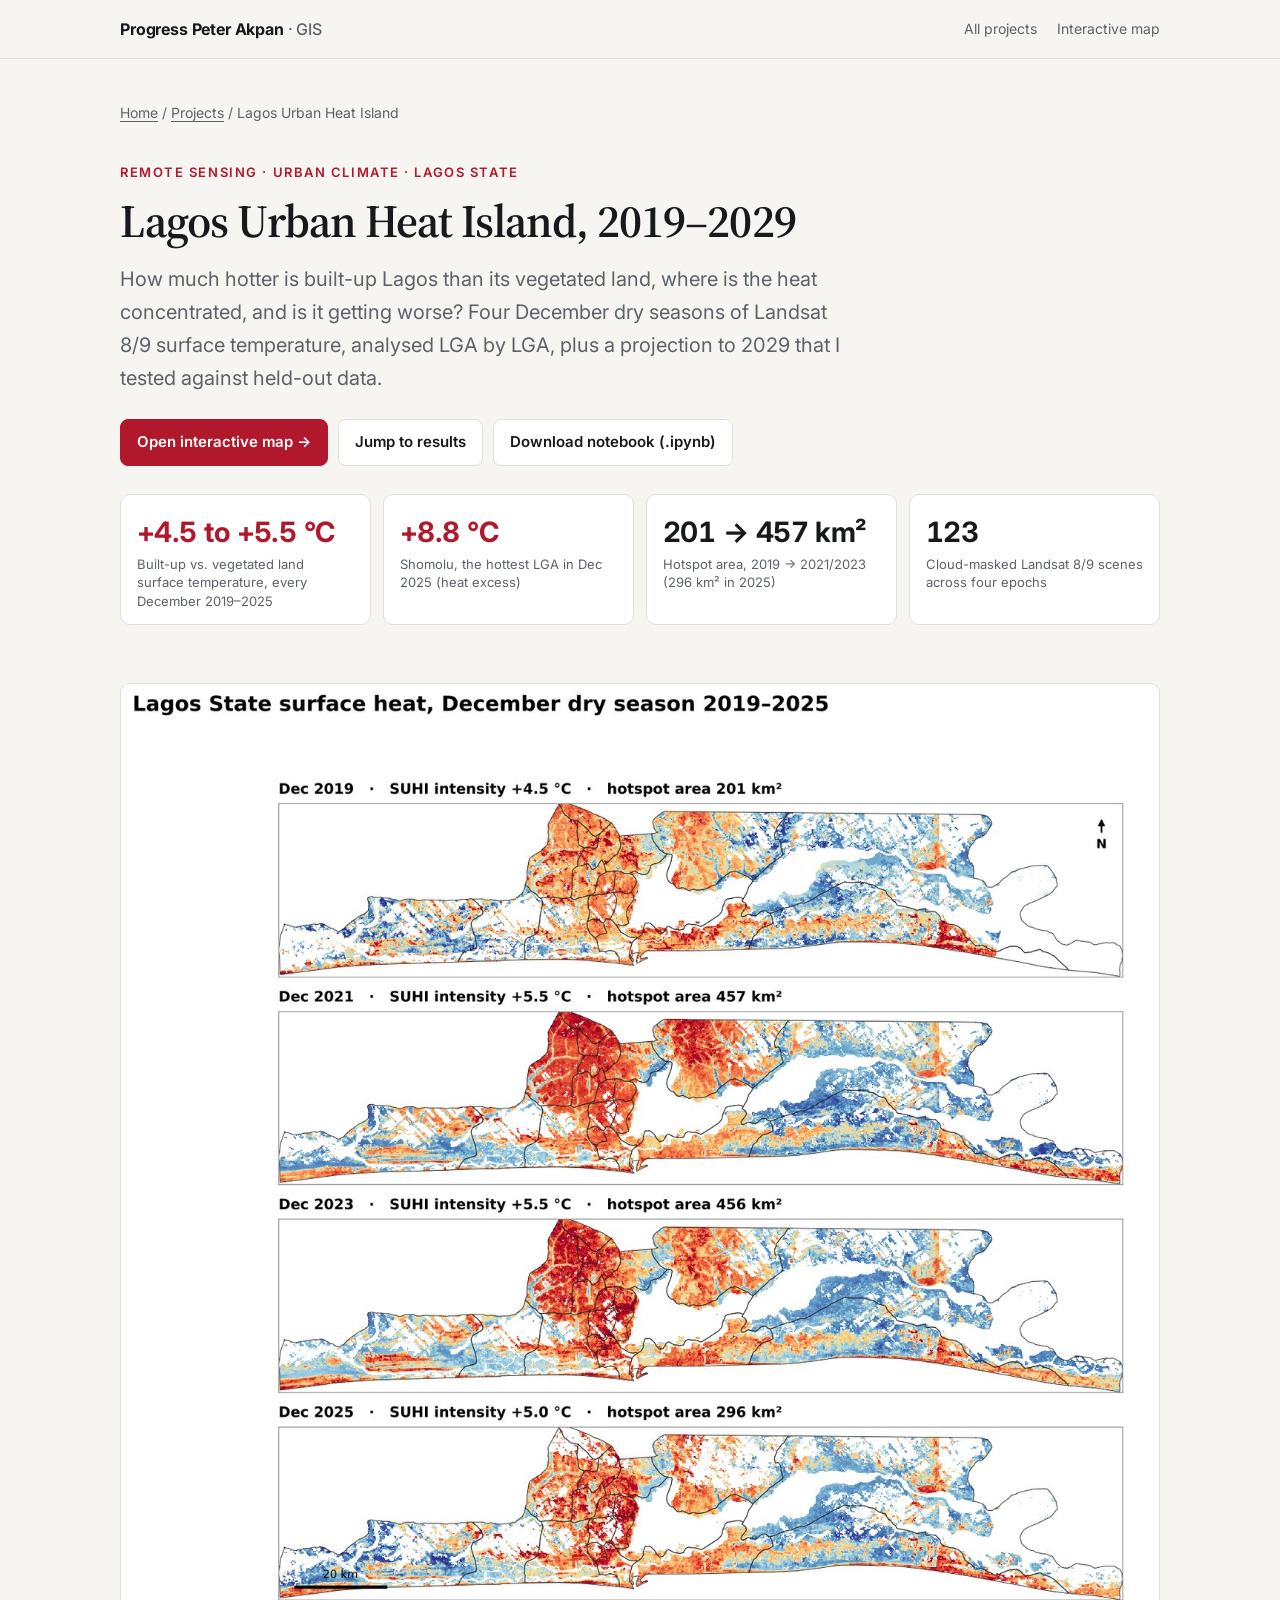
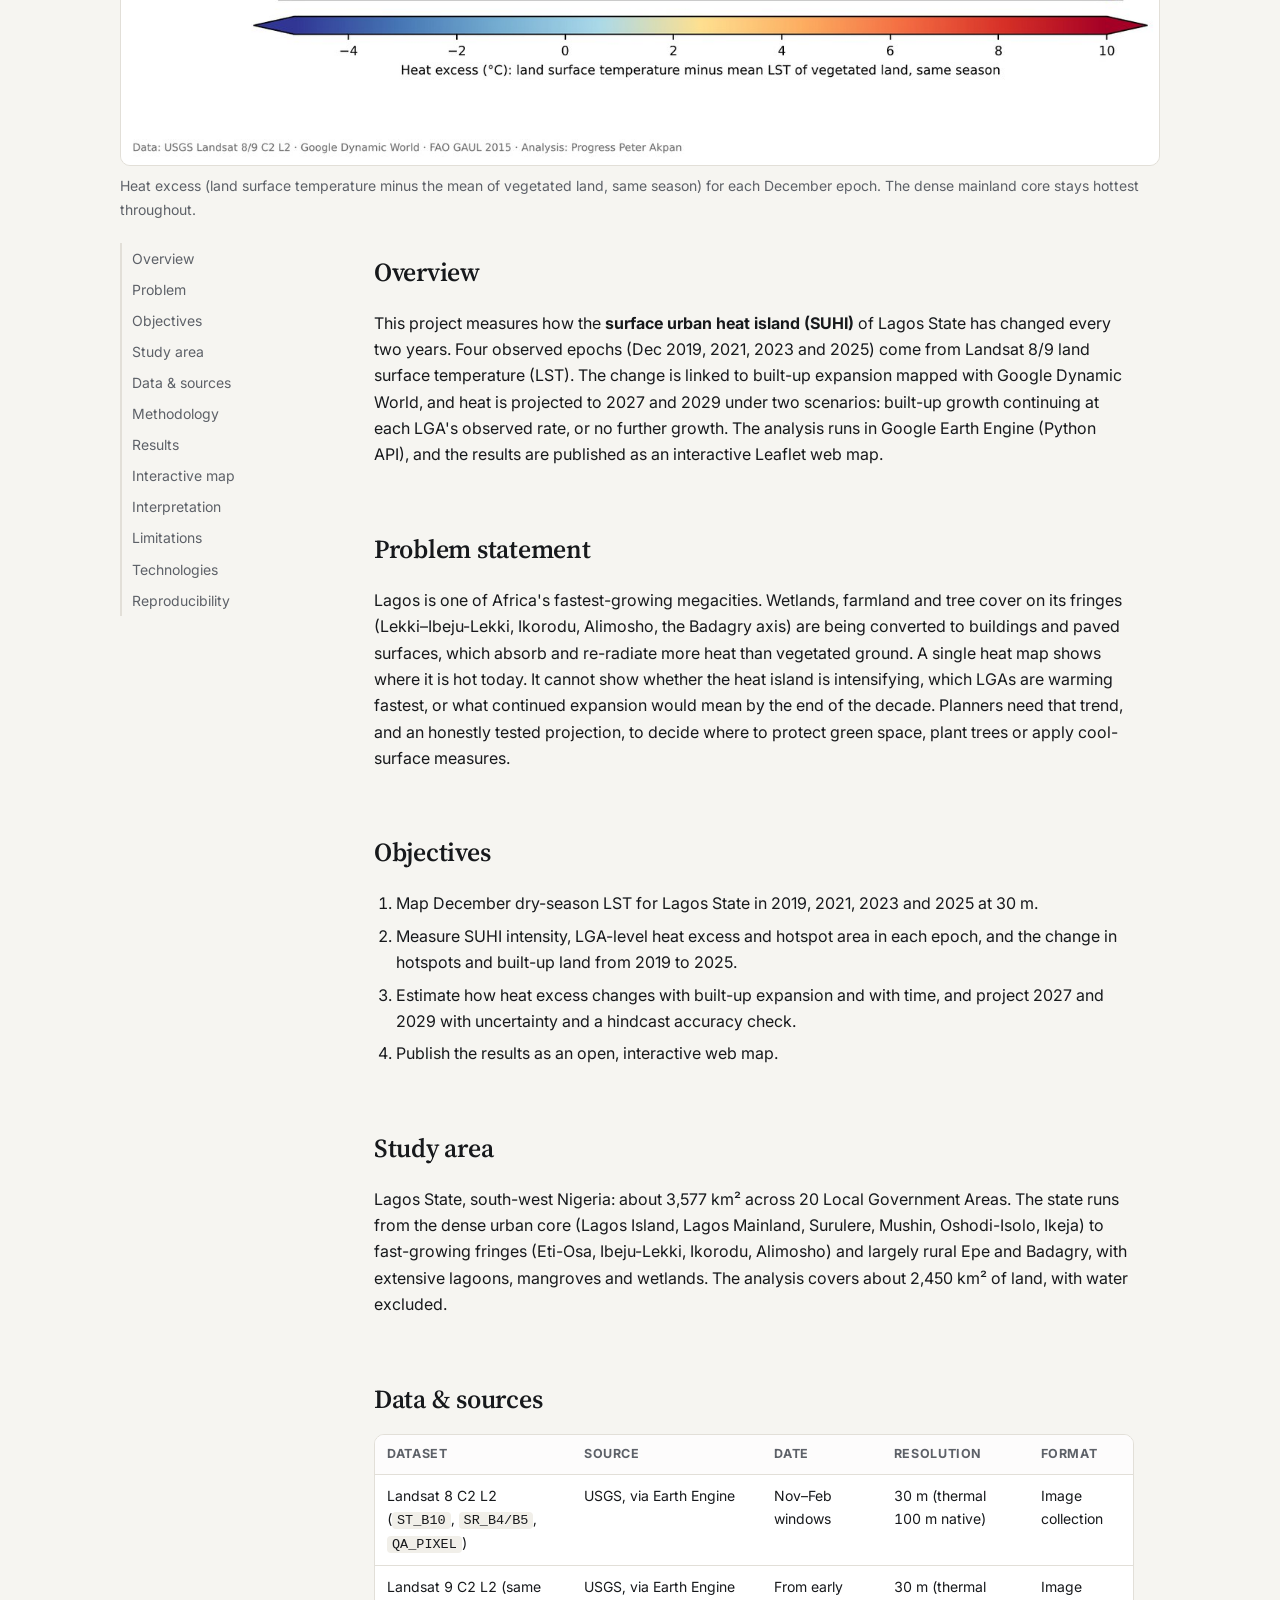
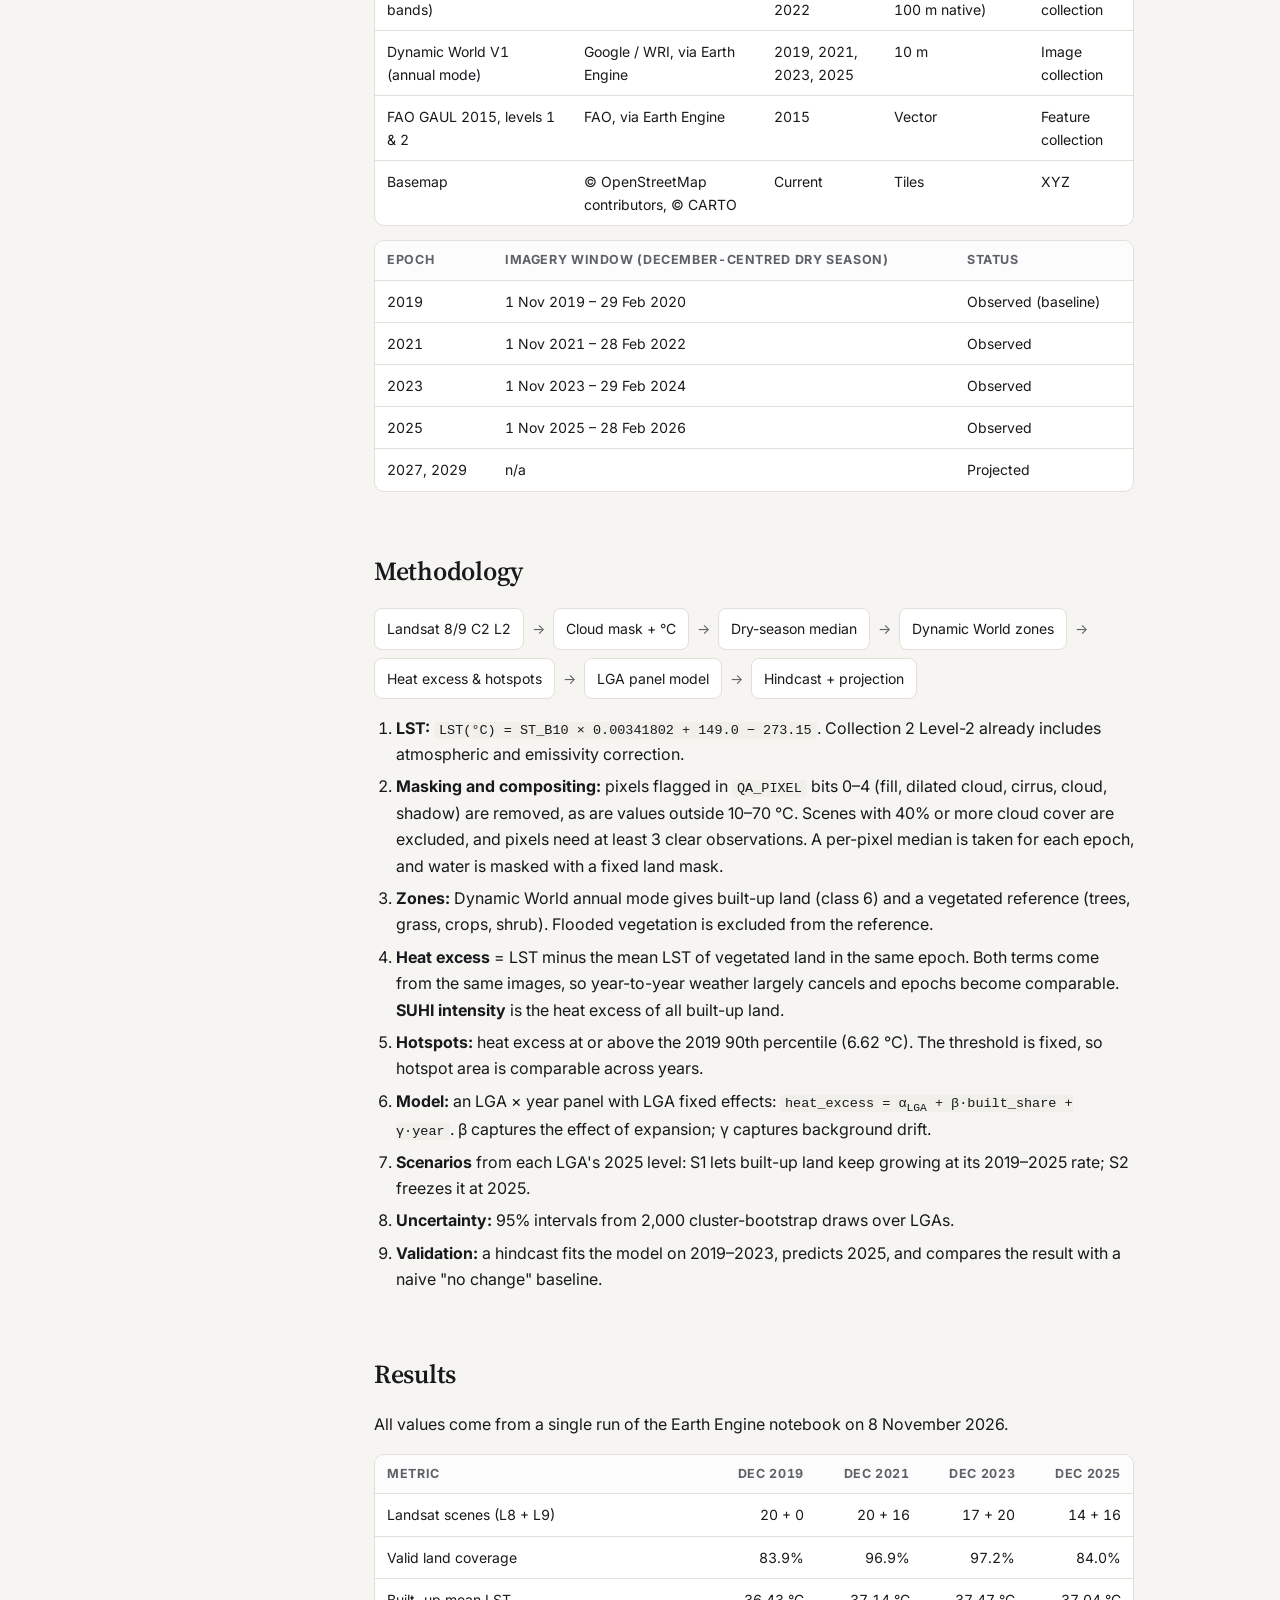
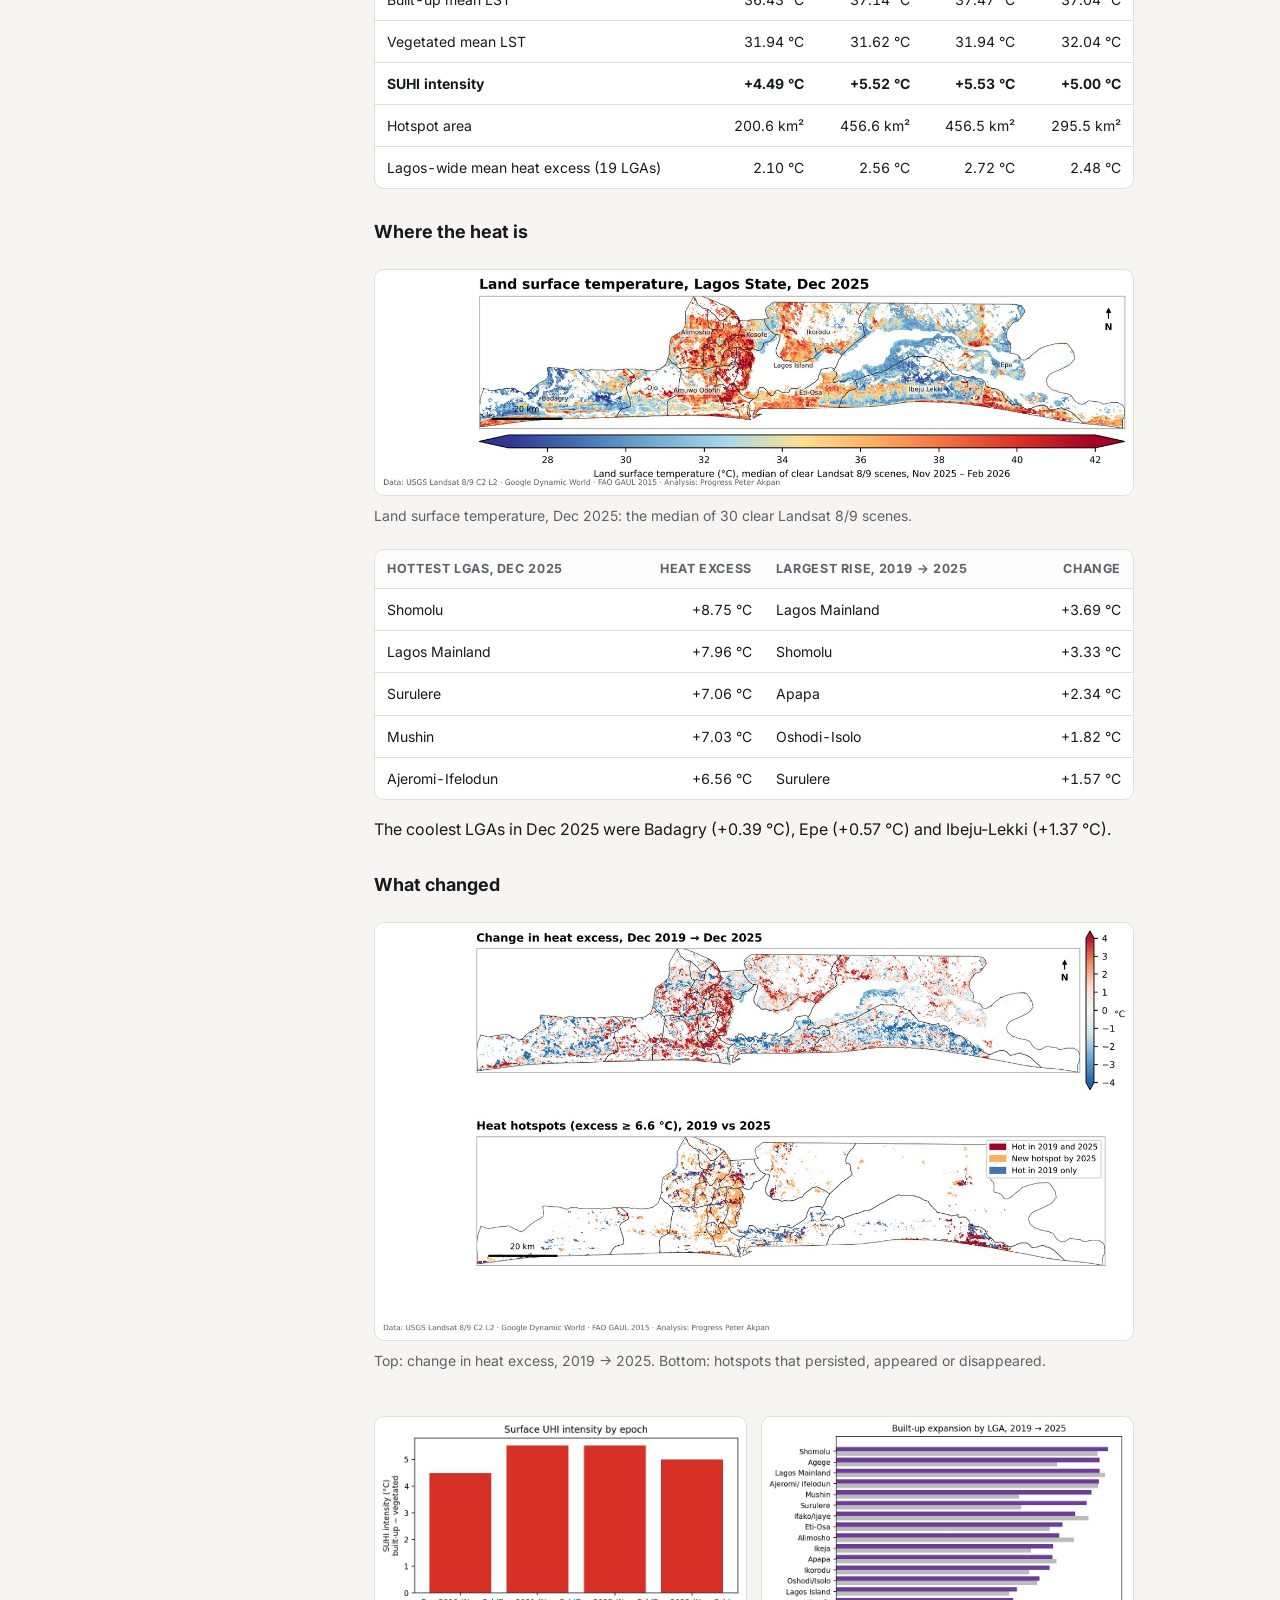
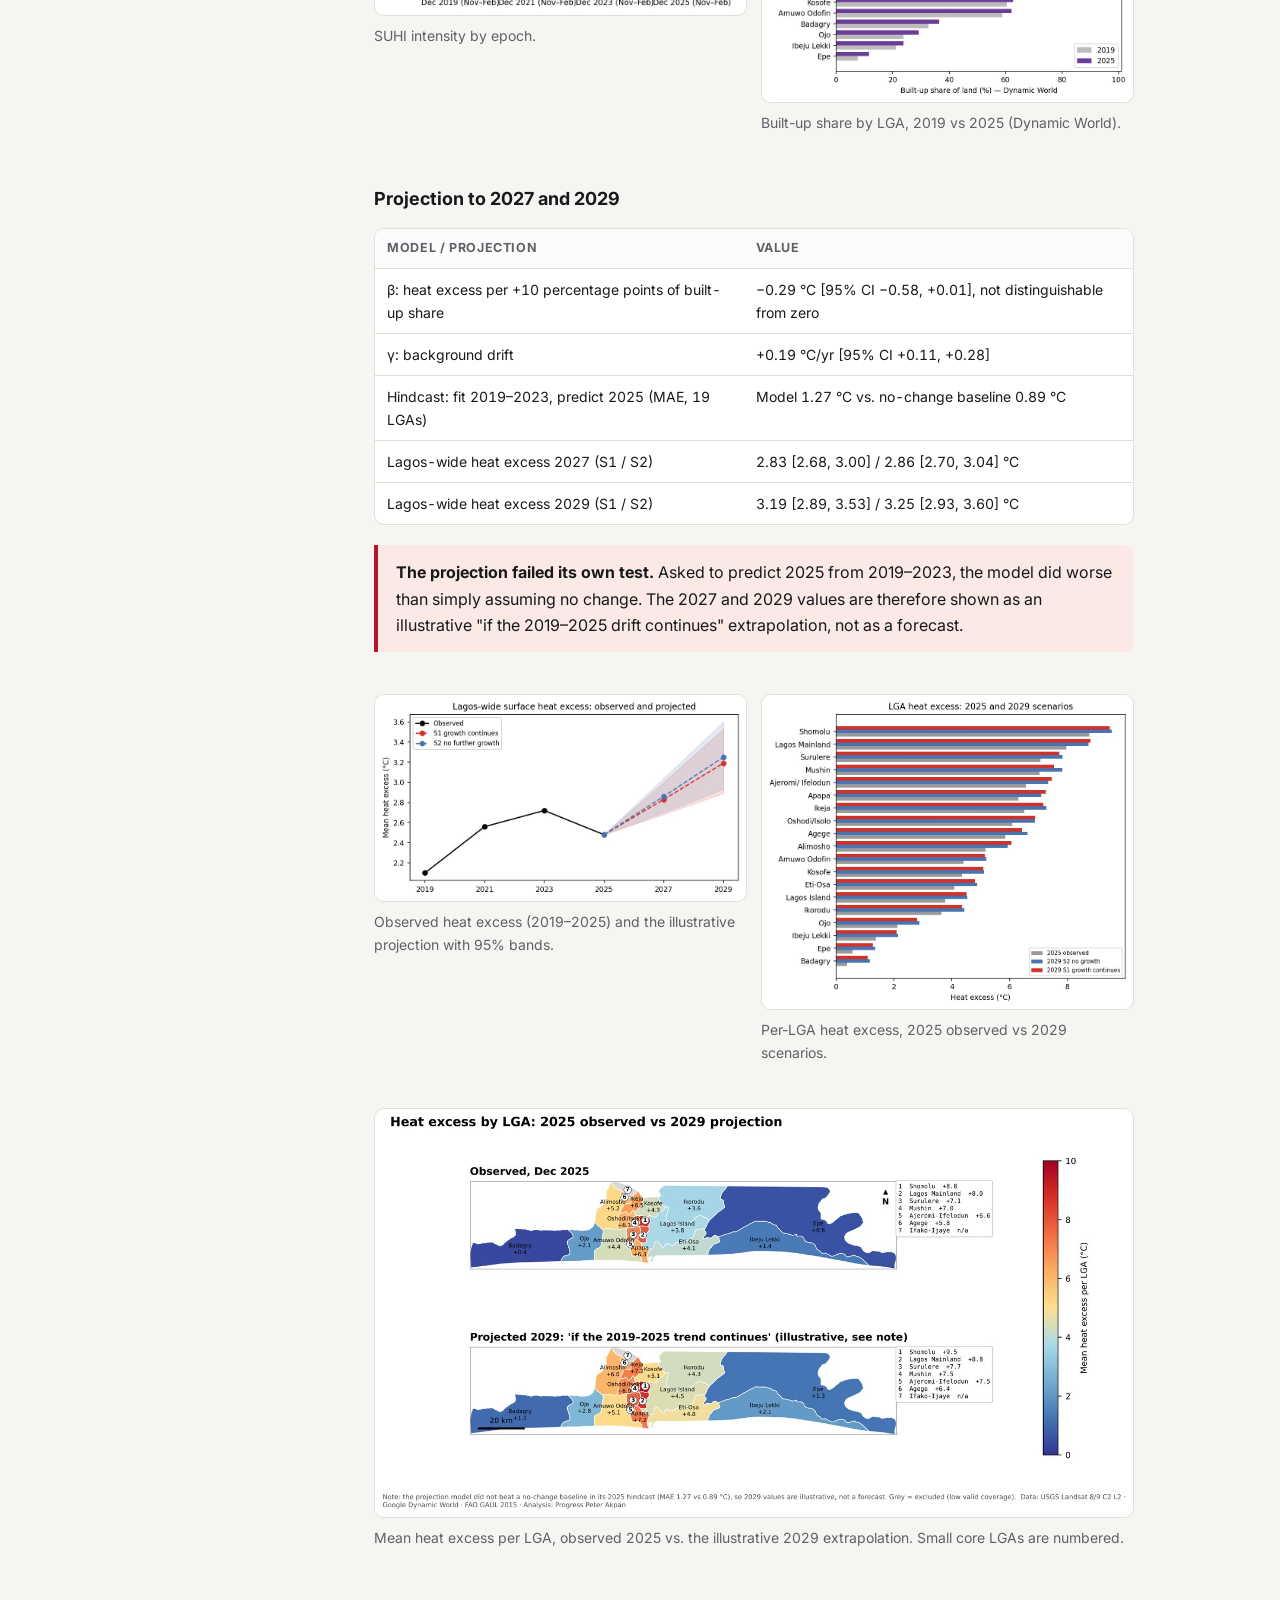
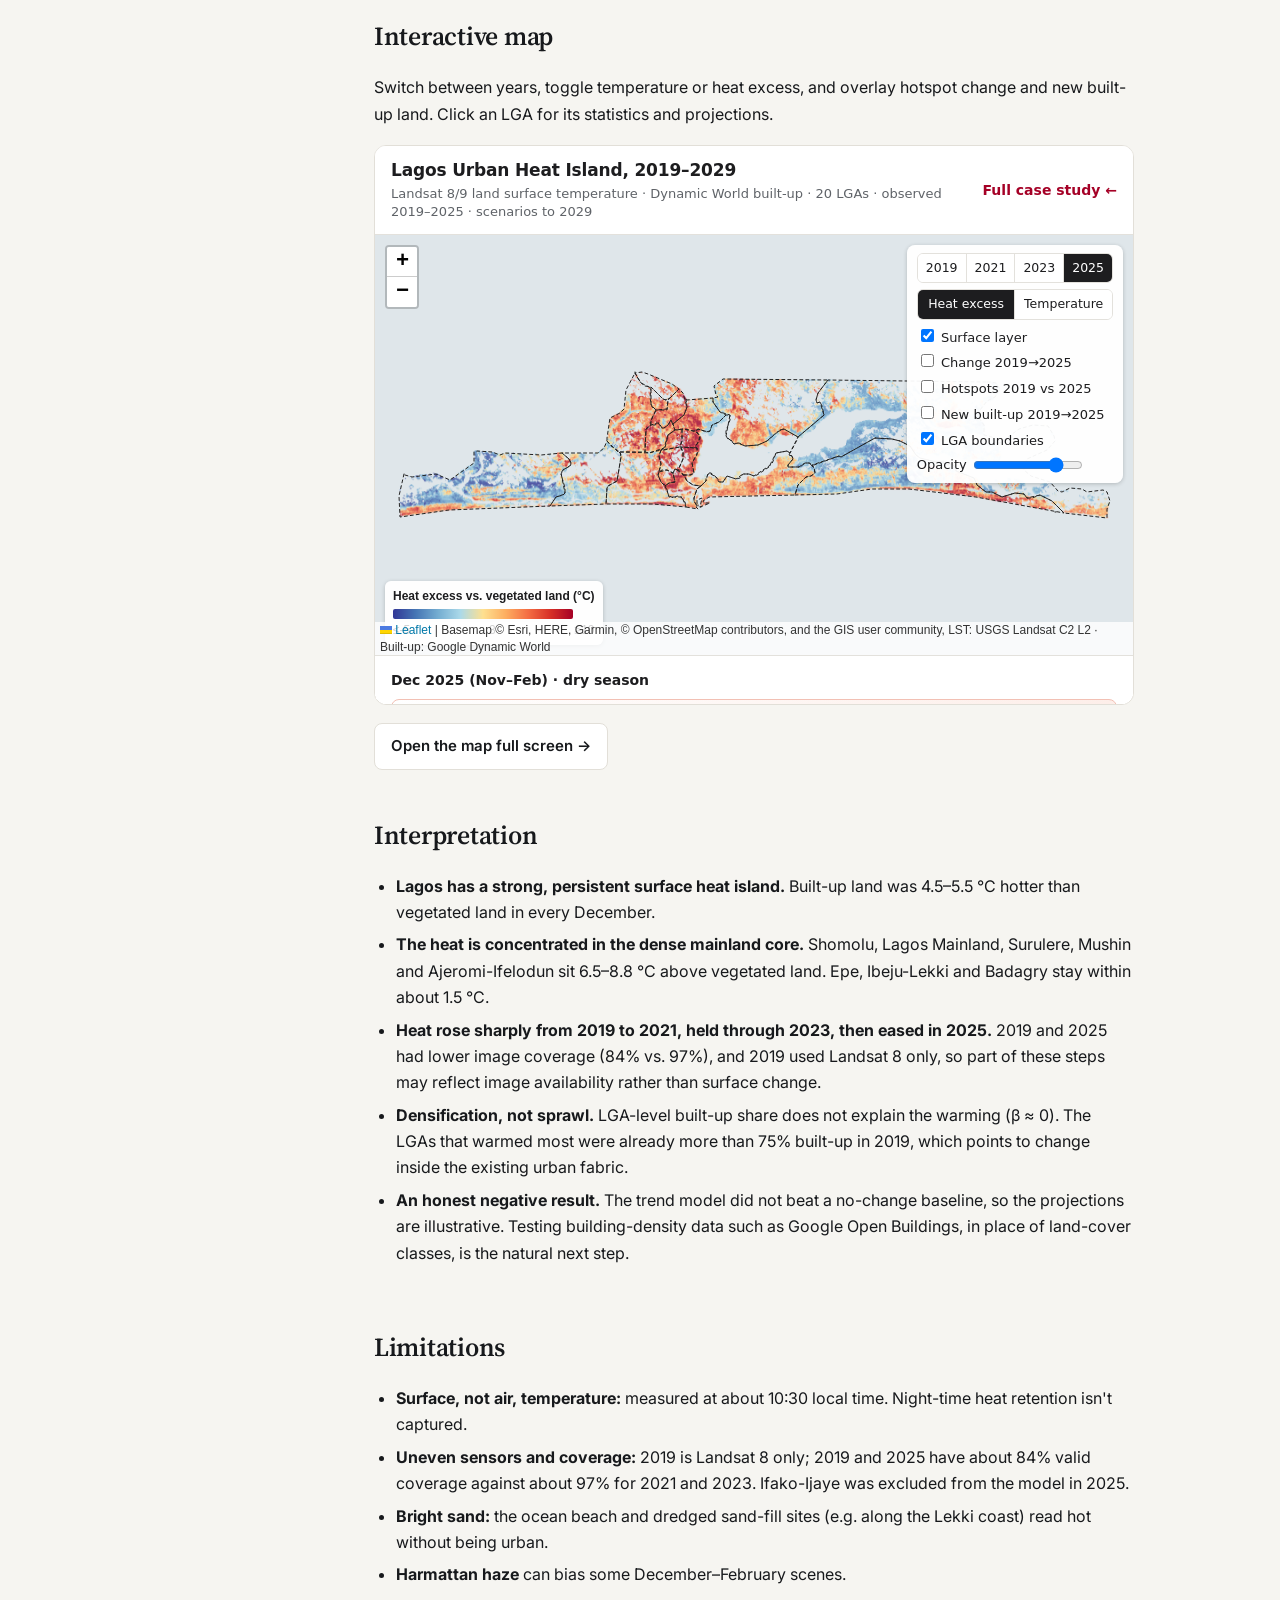
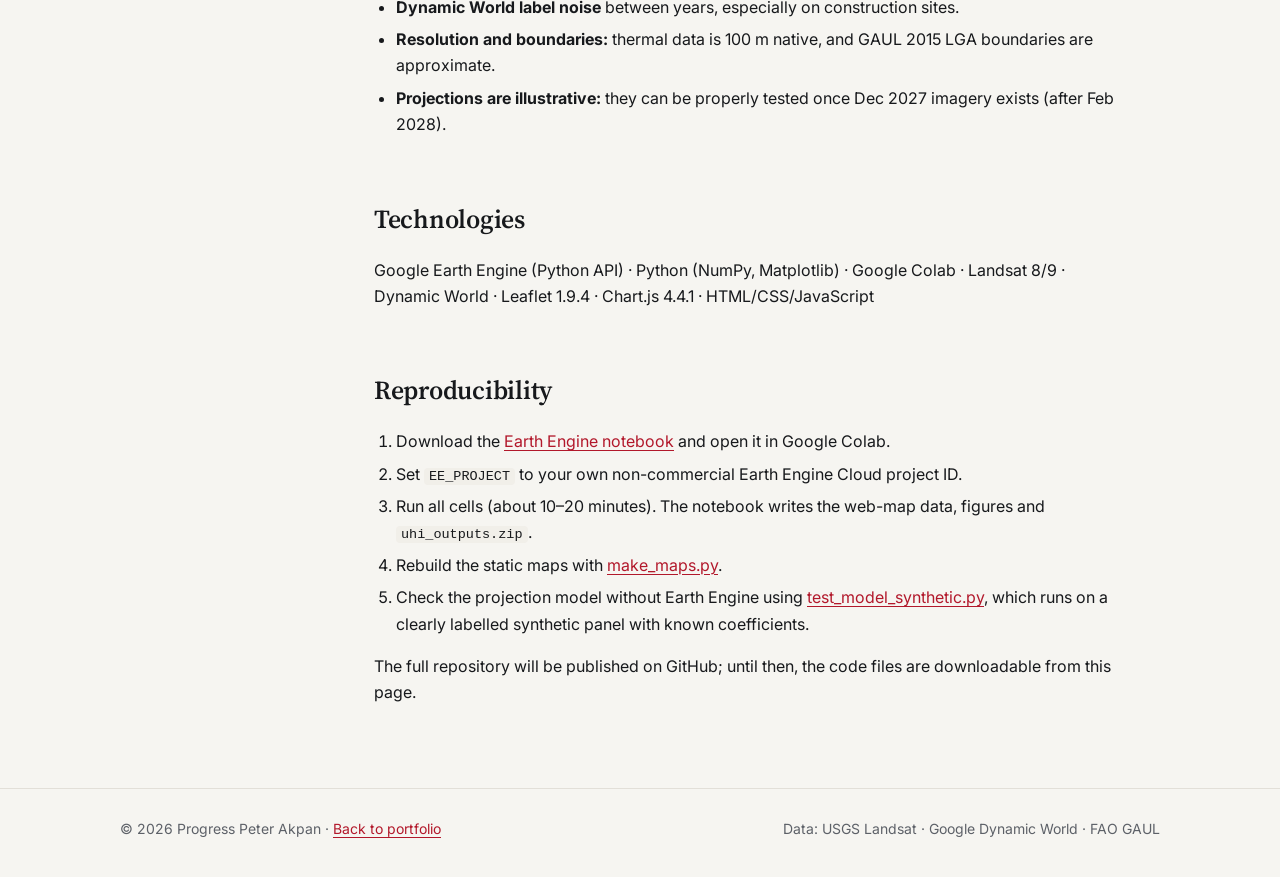
<file: projects/urban-heat-island-lagos/index.html>
<!doctype html>
<html lang="en">
<head>
  <meta charset="utf-8">
  <meta name="viewport" content="width=device-width, initial-scale=1">
  <title>Lagos Urban Heat Island 2019–2029 · Progress Peter Akpan</title>
  <meta name="description" content="Surface urban heat island of Lagos State from Landsat 8/9, Dec 2019–2025, with LGA-level results, maps and a hindcast-tested projection to 2029.">
  <meta property="og:image" content="/assets/uhi-card.jpg">
  <link rel="preconnect" href="https://fonts.googleapis.com"><link rel="preconnect" href="https://fonts.gstatic.com" crossorigin>
  <link href="https://fonts.googleapis.com/css2?family=Inter:wght@400;500;600;700&family=Source+Serif+4:wght@600&display=swap" rel="stylesheet">
  <link rel="stylesheet" href="/assets/style.css">
  <link rel="icon" href="data:image/svg+xml,<svg xmlns='http://www.w3.org/2000/svg' viewBox='0 0 32 32'><circle cx='16' cy='16' r='14' fill='%23b2182b'/><path d='M7 20c4-6 7-8 9-8s5 2 9 8' stroke='white' stroke-width='2.4' fill='none'/></svg>">
</head>
<body>
  <nav class="nav"><div class="wrap">
    <a class="brand" href="/">Progress Peter Akpan <span>· GIS</span></a>
    <div class="nav-links"><a href="/#projects">All projects</a><a href="map/">Interactive map</a></div>
  </div></nav>

  <div class="wrap">
    <p class="crumbs"><a href="/">Home</a> / <a href="/#projects">Projects</a> / Lagos Urban Heat Island</p>
    <header class="cs-hero">
      <p class="eyebrow">Remote sensing · Urban climate · Lagos State</p>
      <h1>Lagos Urban Heat Island, 2019–2029</h1>
      <p class="lede">How much hotter is built-up Lagos than its vegetated land, where is the heat concentrated, and is it getting
        worse? Four December dry seasons of Landsat 8/9 surface temperature, analysed LGA by LGA, plus a projection to 2029
        that I tested against held-out data.</p>
      <div class="actions">
        <a class="btn primary" href="map/">Open interactive map →</a>
        <a class="btn" href="#results">Jump to results</a>
        <a class="btn" href="code/lagos_uhi_lst.ipynb" download>Download notebook (.ipynb)</a>
      </div>
      <div class="stats">
        <div class="stat"><div class="v hot">+4.5 to +5.5 °C</div><div class="l">Built-up vs. vegetated land surface temperature, every December 2019–2025</div></div>
        <div class="stat"><div class="v hot">+8.8 °C</div><div class="l">Shomolu, the hottest LGA in Dec 2025 (heat excess)</div></div>
        <div class="stat"><div class="v">201 → 457 km²</div><div class="l">Hotspot area, 2019 → 2021/2023 (296 km² in 2025)</div></div>
        <div class="stat"><div class="v">123</div><div class="l">Cloud-masked Landsat 8/9 scenes across four epochs</div></div>
      </div>
    </header>

    <figure class="figure">
      <img src="img/01_heat_excess_2019_2025.jpg" alt="Four maps of heat excess across Lagos State for December 2019, 2021, 2023 and 2025" loading="lazy">
      <figcaption>Heat excess (land surface temperature minus the mean of vegetated land, same season) for each December epoch.
        The dense mainland core stays hottest throughout.</figcaption>
    </figure>

    <div class="layout">
      <nav class="toc" aria-label="Contents">
        <a href="#overview">Overview</a><a href="#problem">Problem</a><a href="#objectives">Objectives</a>
        <a href="#study-area">Study area</a><a href="#data">Data & sources</a><a href="#method">Methodology</a>
        <a href="#results">Results</a><a href="#map">Interactive map</a><a href="#interpretation">Interpretation</a>
        <a href="#limitations">Limitations</a><a href="#tech">Technologies</a><a href="#repro">Reproducibility</a>
      </nav>

      <article class="prose">
        <section id="overview">
          <h2>Overview</h2>
          <p>This project measures how the <strong>surface urban heat island (SUHI)</strong> of Lagos State has changed every
            two years. Four observed epochs (Dec 2019, 2021, 2023 and 2025) come from Landsat 8/9 land surface temperature
            (LST). The change is linked to built-up expansion mapped with Google Dynamic World, and heat is projected to 2027
            and 2029 under two scenarios: built-up growth continuing at each LGA's observed rate, or no further growth. The
            analysis runs in Google Earth Engine (Python API), and the results are published as an interactive Leaflet web map.</p>
        </section>

        <section id="problem">
          <h2>Problem statement</h2>
          <p>Lagos is one of Africa's fastest-growing megacities. Wetlands, farmland and tree cover on its fringes
            (Lekki–Ibeju-Lekki, Ikorodu, Alimosho, the Badagry axis) are being converted to buildings and paved surfaces, which
            absorb and re-radiate more heat than vegetated ground. A single heat map shows where it is hot today. It cannot
            show whether the heat island is intensifying, which LGAs are warming fastest, or what continued expansion would
            mean by the end of the decade. Planners need that trend, and an honestly tested projection, to decide where to
            protect green space, plant trees or apply cool-surface measures.</p>
        </section>

        <section id="objectives">
          <h2>Objectives</h2>
          <ol>
            <li>Map December dry-season LST for Lagos State in 2019, 2021, 2023 and 2025 at 30 m.</li>
            <li>Measure SUHI intensity, LGA-level heat excess and hotspot area in each epoch, and the change in hotspots and
              built-up land from 2019 to 2025.</li>
            <li>Estimate how heat excess changes with built-up expansion and with time, and project 2027 and 2029 with
              uncertainty and a hindcast accuracy check.</li>
            <li>Publish the results as an open, interactive web map.</li>
          </ol>
        </section>

        <section id="study-area">
          <h2>Study area</h2>
          <p>Lagos State, south-west Nigeria: about 3,577 km² across 20 Local Government Areas. The state runs from the dense
            urban core (Lagos Island, Lagos Mainland, Surulere, Mushin, Oshodi-Isolo, Ikeja) to fast-growing fringes (Eti-Osa,
            Ibeju-Lekki, Ikorodu, Alimosho) and largely rural Epe and Badagry, with extensive lagoons, mangroves and wetlands.
            The analysis covers about 2,450 km² of land, with water excluded.</p>
        </section>

        <section id="data">
          <h2>Data & sources</h2>
          <div class="table-wrap"><table>
            <tr><th>Dataset</th><th>Source</th><th>Date</th><th>Resolution</th><th>Format</th></tr>
            <tr><td>Landsat 8 C2 L2 (<code>ST_B10</code>, <code>SR_B4/B5</code>, <code>QA_PIXEL</code>)</td><td>USGS, via Earth Engine</td><td>Nov–Feb windows</td><td>30 m (thermal 100 m native)</td><td>Image collection</td></tr>
            <tr><td>Landsat 9 C2 L2 (same bands)</td><td>USGS, via Earth Engine</td><td>From early 2022</td><td>30 m (thermal 100 m native)</td><td>Image collection</td></tr>
            <tr><td>Dynamic World V1 (annual mode)</td><td>Google / WRI, via Earth Engine</td><td>2019, 2021, 2023, 2025</td><td>10 m</td><td>Image collection</td></tr>
            <tr><td>FAO GAUL 2015, levels 1 & 2</td><td>FAO, via Earth Engine</td><td>2015</td><td>Vector</td><td>Feature collection</td></tr>
            <tr><td>Basemap</td><td>© OpenStreetMap contributors, © CARTO</td><td>Current</td><td>Tiles</td><td>XYZ</td></tr>
          </table></div>
          <div class="table-wrap"><table>
            <tr><th>Epoch</th><th>Imagery window (December-centred dry season)</th><th>Status</th></tr>
            <tr><td>2019</td><td>1 Nov 2019 – 29 Feb 2020</td><td>Observed (baseline)</td></tr>
            <tr><td>2021</td><td>1 Nov 2021 – 28 Feb 2022</td><td>Observed</td></tr>
            <tr><td>2023</td><td>1 Nov 2023 – 29 Feb 2024</td><td>Observed</td></tr>
            <tr><td>2025</td><td>1 Nov 2025 – 28 Feb 2026</td><td>Observed</td></tr>
            <tr><td>2027, 2029</td><td>n/a</td><td>Projected</td></tr>
          </table></div>
        </section>

        <section id="method">
          <h2>Methodology</h2>
          <div class="flow"><span>Landsat 8/9 C2 L2</span><i>→</i><span>Cloud mask + °C</span><i>→</i><span>Dry-season median</span><i>→</i>
            <span>Dynamic World zones</span><i>→</i><span>Heat excess & hotspots</span><i>→</i><span>LGA panel model</span><i>→</i><span>Hindcast + projection</span></div>
          <ol>
            <li><strong>LST:</strong> <code>LST(°C) = ST_B10 × 0.00341802 + 149.0 − 273.15</code>. Collection 2 Level-2 already includes atmospheric and emissivity correction.</li>
            <li><strong>Masking and compositing:</strong> pixels flagged in <code>QA_PIXEL</code> bits 0–4 (fill, dilated cloud,
              cirrus, cloud, shadow) are removed, as are values outside 10–70 °C. Scenes with 40% or more cloud cover are
              excluded, and pixels need at least 3 clear observations. A per-pixel median is taken for each epoch, and water is
              masked with a fixed land mask.</li>
            <li><strong>Zones:</strong> Dynamic World annual mode gives built-up land (class 6) and a vegetated reference (trees,
              grass, crops, shrub). Flooded vegetation is excluded from the reference.</li>
            <li><strong>Heat excess</strong> = LST minus the mean LST of vegetated land in the same epoch. Both terms come from
              the same images, so year-to-year weather largely cancels and epochs become comparable. <strong>SUHI
              intensity</strong> is the heat excess of all built-up land.</li>
            <li><strong>Hotspots:</strong> heat excess at or above the 2019 90th percentile (6.62 °C). The threshold is fixed, so
              hotspot area is comparable across years.</li>
            <li><strong>Model:</strong> an LGA × year panel with LGA fixed effects:
              <code>heat_excess = α<sub>LGA</sub> + β·built_share + γ·year</code>. β captures the effect of expansion; γ captures
              background drift.</li>
            <li><strong>Scenarios</strong> from each LGA's 2025 level: S1 lets built-up land keep growing at its 2019–2025 rate;
              S2 freezes it at 2025.</li>
            <li><strong>Uncertainty:</strong> 95% intervals from 2,000 cluster-bootstrap draws over LGAs.</li>
            <li><strong>Validation:</strong> a hindcast fits the model on 2019–2023, predicts 2025, and compares the result with a
              naive "no change" baseline.</li>
          </ol>
        </section>

        <section id="results">
          <h2>Results</h2>
          <p>All values come from a single run of the Earth Engine notebook on 8 November 2026.</p>
          <div class="table-wrap"><table>
            <tr><th>Metric</th><th class="n">Dec 2019</th><th class="n">Dec 2021</th><th class="n">Dec 2023</th><th class="n">Dec 2025</th></tr>
            <tr><td>Landsat scenes (L8 + L9)</td><td class="n">20 + 0</td><td class="n">20 + 16</td><td class="n">17 + 20</td><td class="n">14 + 16</td></tr>
            <tr><td>Valid land coverage</td><td class="n">83.9%</td><td class="n">96.9%</td><td class="n">97.2%</td><td class="n">84.0%</td></tr>
            <tr><td>Built-up mean LST</td><td class="n">36.43 °C</td><td class="n">37.14 °C</td><td class="n">37.47 °C</td><td class="n">37.04 °C</td></tr>
            <tr><td>Vegetated mean LST</td><td class="n">31.94 °C</td><td class="n">31.62 °C</td><td class="n">31.94 °C</td><td class="n">32.04 °C</td></tr>
            <tr><td><strong>SUHI intensity</strong></td><td class="n"><strong>+4.49 °C</strong></td><td class="n"><strong>+5.52 °C</strong></td><td class="n"><strong>+5.53 °C</strong></td><td class="n"><strong>+5.00 °C</strong></td></tr>
            <tr><td>Hotspot area</td><td class="n">200.6 km²</td><td class="n">456.6 km²</td><td class="n">456.5 km²</td><td class="n">295.5 km²</td></tr>
            <tr><td>Lagos-wide mean heat excess (19 LGAs)</td><td class="n">2.10 °C</td><td class="n">2.56 °C</td><td class="n">2.72 °C</td><td class="n">2.48 °C</td></tr>
          </table></div>

          <h3>Where the heat is</h3>
          <figure class="figure"><img src="img/02_lst_2025.jpg" alt="Map of land surface temperature in Lagos State, December 2025" loading="lazy">
            <figcaption>Land surface temperature, Dec 2025: the median of 30 clear Landsat 8/9 scenes.</figcaption></figure>
          <div class="table-wrap"><table>
            <tr><th>Hottest LGAs, Dec 2025</th><th class="n">Heat excess</th><th>Largest rise, 2019 → 2025</th><th class="n">Change</th></tr>
            <tr><td>Shomolu</td><td class="n">+8.75 °C</td><td>Lagos Mainland</td><td class="n">+3.69 °C</td></tr>
            <tr><td>Lagos Mainland</td><td class="n">+7.96 °C</td><td>Shomolu</td><td class="n">+3.33 °C</td></tr>
            <tr><td>Surulere</td><td class="n">+7.06 °C</td><td>Apapa</td><td class="n">+2.34 °C</td></tr>
            <tr><td>Mushin</td><td class="n">+7.03 °C</td><td>Oshodi-Isolo</td><td class="n">+1.82 °C</td></tr>
            <tr><td>Ajeromi-Ifelodun</td><td class="n">+6.56 °C</td><td>Surulere</td><td class="n">+1.57 °C</td></tr>
          </table></div>
          <p>The coolest LGAs in Dec 2025 were Badagry (+0.39 °C), Epe (+0.57 °C) and Ibeju-Lekki (+1.37 °C).</p>

          <h3>What changed</h3>
          <figure class="figure"><img src="img/03_change_and_hotspots.jpg" alt="Maps of change in heat excess 2019 to 2025 and hotspot persistence" loading="lazy">
            <figcaption>Top: change in heat excess, 2019 → 2025. Bottom: hotspots that persisted, appeared or disappeared.</figcaption></figure>
          <div class="fig-grid">
            <figure class="figure"><img src="img/suhi_by_epoch.jpg" alt="Bar chart of SUHI intensity by epoch" loading="lazy"><figcaption>SUHI intensity by epoch.</figcaption></figure>
            <figure class="figure"><img src="img/built_by_lga.jpg" alt="Bar chart of built-up share by LGA 2019 and 2025" loading="lazy"><figcaption>Built-up share by LGA, 2019 vs 2025 (Dynamic World).</figcaption></figure>
          </div>

          <h3>Projection to 2027 and 2029</h3>
          <div class="table-wrap"><table>
            <tr><th>Model / projection</th><th>Value</th></tr>
            <tr><td>β: heat excess per +10 percentage points of built-up share</td><td>−0.29 °C [95% CI −0.58, +0.01], not distinguishable from zero</td></tr>
            <tr><td>γ: background drift</td><td>+0.19 °C/yr [95% CI +0.11, +0.28]</td></tr>
            <tr><td>Hindcast: fit 2019–2023, predict 2025 (MAE, 19 LGAs)</td><td>Model 1.27 °C vs. no-change baseline 0.89 °C</td></tr>
            <tr><td>Lagos-wide heat excess 2027 (S1 / S2)</td><td>2.83 [2.68, 3.00] / 2.86 [2.70, 3.04] °C</td></tr>
            <tr><td>Lagos-wide heat excess 2029 (S1 / S2)</td><td>3.19 [2.89, 3.53] / 3.25 [2.93, 3.60] °C</td></tr>
          </table></div>
          <div class="callout"><p><strong>The projection failed its own test.</strong> Asked to predict 2025 from 2019–2023, the
            model did worse than simply assuming no change. The 2027 and 2029 values are therefore shown as an illustrative
            "if the 2019–2025 drift continues" extrapolation, not as a forecast.</p></div>
          <div class="fig-grid">
            <figure class="figure"><img src="img/trend_projection.jpg" alt="Line chart of observed and projected Lagos-wide heat excess" loading="lazy"><figcaption>Observed heat excess (2019–2025) and the illustrative projection with 95% bands.</figcaption></figure>
            <figure class="figure"><img src="img/lga_projection.jpg" alt="Bar chart of LGA heat excess 2025 and 2029 scenarios" loading="lazy"><figcaption>Per-LGA heat excess, 2025 observed vs 2029 scenarios.</figcaption></figure>
          </div>
          <figure class="figure"><img src="img/04_lga_2025_vs_2029.jpg" alt="Choropleth maps of LGA heat excess, 2025 observed and 2029 projected" loading="lazy">
            <figcaption>Mean heat excess per LGA, observed 2025 vs. the illustrative 2029 extrapolation. Small core LGAs are numbered.</figcaption></figure>
        </section>

        <section id="map">
          <h2>Interactive map</h2>
          <p>Switch between years, toggle temperature or heat excess, and overlay hotspot change and new built-up land. Click an
            LGA for its statistics and projections.</p>
          <div class="map-embed"><iframe src="map/" title="Interactive map of the Lagos urban heat island" loading="lazy"></iframe></div>
          <a class="btn" href="map/">Open the map full screen →</a>
        </section>

        <section id="interpretation">
          <h2>Interpretation</h2>
          <ul>
            <li><strong>Lagos has a strong, persistent surface heat island.</strong> Built-up land was 4.5–5.5 °C hotter than
              vegetated land in every December.</li>
            <li><strong>The heat is concentrated in the dense mainland core.</strong> Shomolu, Lagos Mainland, Surulere, Mushin
              and Ajeromi-Ifelodun sit 6.5–8.8 °C above vegetated land. Epe, Ibeju-Lekki and Badagry stay within about 1.5 °C.</li>
            <li><strong>Heat rose sharply from 2019 to 2021, held through 2023, then eased in 2025.</strong> 2019 and 2025 had
              lower image coverage (84% vs. 97%), and 2019 used Landsat 8 only, so part of these steps may reflect image
              availability rather than surface change.</li>
            <li><strong>Densification, not sprawl.</strong> LGA-level built-up share does not explain the warming (β ≈ 0). The
              LGAs that warmed most were already more than 75% built-up in 2019, which points to change inside the existing
              urban fabric.</li>
            <li><strong>An honest negative result.</strong> The trend model did not beat a no-change baseline, so the
              projections are illustrative. Testing building-density data such as Google Open Buildings, in place of land-cover
              classes, is the natural next step.</li>
          </ul>
        </section>

        <section id="limitations">
          <h2>Limitations</h2>
          <ul>
            <li><strong>Surface, not air, temperature:</strong> measured at about 10:30 local time. Night-time heat retention isn't captured.</li>
            <li><strong>Uneven sensors and coverage:</strong> 2019 is Landsat 8 only; 2019 and 2025 have about 84% valid coverage
              against about 97% for 2021 and 2023. Ifako-Ijaye was excluded from the model in 2025.</li>
            <li><strong>Bright sand:</strong> the ocean beach and dredged sand-fill sites (e.g. along the Lekki coast) read hot
              without being urban.</li>
            <li><strong>Harmattan haze</strong> can bias some December–February scenes.</li>
            <li><strong>Dynamic World label noise</strong> between years, especially on construction sites.</li>
            <li><strong>Resolution and boundaries:</strong> thermal data is 100 m native, and GAUL 2015 LGA boundaries are approximate.</li>
            <li><strong>Projections are illustrative:</strong> they can be properly tested once Dec 2027 imagery exists (after Feb 2028).</li>
          </ul>
        </section>

        <section id="tech">
          <h2>Technologies</h2>
          <p>Google Earth Engine (Python API) · Python (NumPy, Matplotlib) · Google Colab · Landsat 8/9 · Dynamic World ·
            Leaflet 1.9.4 · Chart.js 4.4.1 · HTML/CSS/JavaScript</p>
        </section>

        <section id="repro">
          <h2>Reproducibility</h2>
          <ol>
            <li>Download the <a href="code/lagos_uhi_lst.ipynb" download>Earth Engine notebook</a> and open it in Google Colab.</li>
            <li>Set <code>EE_PROJECT</code> to your own non-commercial Earth Engine Cloud project ID.</li>
            <li>Run all cells (about 10–20 minutes). The notebook writes the web-map data, figures and <code>uhi_outputs.zip</code>.</li>
            <li>Rebuild the static maps with <a href="code/make_maps.py" download>make_maps.py</a>.</li>
            <li>Check the projection model without Earth Engine using <a href="code/test_model_synthetic.py" download>test_model_synthetic.py</a>,
              which runs on a clearly labelled synthetic panel with known coefficients.</li>
          </ol>
          <p>The full repository will be published on GitHub; until then, the code files are downloadable from this page.</p>
        </section>
      </article>
    </div>
  </div>

  <footer><div class="wrap">
    <span>© 2026 Progress Peter Akpan · <a href="/">Back to portfolio</a></span>
    <span>Data: USGS Landsat · Google Dynamic World · FAO GAUL</span>
  </div></footer>
</body>
</html>
</file>
<file: assets/style.css>
:root {
  --bg: #f6f5f1; --surface: #ffffff; --ink: #17191c; --muted: #5d6168; --line: #e2dfd8;
  --accent: #b2182b; --accent-soft: #fbe9e6; --cool: #2b5c9e; --code: #f1efe9;
  --radius: 12px; --max: 1080px;
  --serif: "Source Serif 4", Georgia, "Times New Roman", serif;
  --sans: "Inter", system-ui, -apple-system, "Segoe UI", Roboto, sans-serif;
}
@media (prefers-color-scheme: dark) {
  :root { --bg: #121315; --surface: #1b1d20; --ink: #ecebe7; --muted: #a3a6ab; --line: #2e3135;
          --accent: #ff6f61; --accent-soft: #3a1f1d; --cool: #7fa7e0; --code: #24272b; }
  .figure img { background: #fff; }
}
* { box-sizing: border-box; }
html { scroll-behavior: smooth; }
body { margin: 0; background: var(--bg); color: var(--ink); font: 16px/1.65 var(--sans); -webkit-font-smoothing: antialiased; }
a { color: var(--accent); text-underline-offset: 3px; }
img { max-width: 100%; display: block; }
.wrap { max-width: var(--max); margin: 0 auto; padding: 0 20px; }

/* nav */
.nav { position: sticky; top: 0; z-index: 10; background: color-mix(in srgb, var(--bg) 88%, transparent);
       backdrop-filter: blur(8px); border-bottom: 1px solid var(--line); }
.nav .wrap { display: flex; align-items: center; justify-content: space-between; height: 58px; gap: 16px; }
.brand { font-weight: 700; color: var(--ink); text-decoration: none; letter-spacing: -0.01em; }
.brand span { color: var(--muted); font-weight: 500; }
.nav-links { display: flex; gap: 20px; font-size: 14px; }
.nav-links a { color: var(--muted); text-decoration: none; }
.nav-links a:hover { color: var(--ink); }

/* hero */
.hero { padding: 72px 0 48px; }
.eyebrow { font-size: 13px; text-transform: uppercase; letter-spacing: .12em; color: var(--accent); font-weight: 600; margin: 0 0 12px; }
h1 { font-family: var(--serif); font-weight: 600; font-size: clamp(34px, 5vw, 54px); line-height: 1.08; letter-spacing: -0.02em; margin: 0 0 18px; }
.lede { font-size: clamp(17px, 2vw, 20px); color: var(--muted); max-width: 720px; margin: 0 0 24px; }
.chips { display: flex; flex-wrap: wrap; gap: 8px; padding: 0; margin: 0; list-style: none; }
.chips li { font-size: 13px; border: 1px solid var(--line); background: var(--surface); padding: 5px 11px; border-radius: 999px; color: var(--muted); }

/* sections */
section { padding: 40px 0; }
h2 { font-family: var(--serif); font-size: 30px; font-weight: 600; letter-spacing: -0.01em; margin: 0 0 8px; }
h3 { font-size: 18px; margin: 28px 0 8px; }
.section-intro { color: var(--muted); margin: 0 0 28px; max-width: 700px; }

/* project cards */
.grid { display: grid; grid-template-columns: repeat(auto-fill, minmax(300px, 1fr)); gap: 20px; }
.card { background: var(--surface); border: 1px solid var(--line); border-radius: var(--radius); overflow: hidden;
        display: flex; flex-direction: column; text-decoration: none; color: inherit; transition: transform .15s, box-shadow .15s; }
a.card:hover { transform: translateY(-3px); box-shadow: 0 10px 28px rgba(0,0,0,.08); }
.card .thumb { aspect-ratio: 16/8; background: #e9e6df; overflow: hidden; display: flex; align-items: center; justify-content: center; }
.card .thumb img { width: 100%; height: 100%; object-fit: cover; }
.card .body { padding: 18px 20px 20px; display: flex; flex-direction: column; gap: 8px; flex: 1; }
.card h3 { margin: 0; font-size: 19px; line-height: 1.3; }
.card p { margin: 0; color: var(--muted); font-size: 15px; }
.card .meta { margin-top: auto; padding-top: 10px; font-size: 13px; color: var(--muted); display: flex; flex-wrap: wrap; gap: 6px; }
.tag { border: 1px solid var(--line); border-radius: 6px; padding: 1px 8px; }
.status { font-size: 12px; font-weight: 600; text-transform: uppercase; letter-spacing: .08em; }
.status.done { color: #2f7d4a; } .status.wip { color: #9a6a00; }
.card.wip { opacity: .85; } .card.wip .thumb { background: repeating-linear-gradient(135deg, #ece9e2 0 10px, #e4e0d7 10px 20px); color: #8b8679; font-size: 13px; }
.featured { grid-column: 1 / -1; display: grid; grid-template-columns: 1.4fr 1fr; }
.featured .thumb { aspect-ratio: auto; min-height: 260px; }
@media (max-width: 760px) { .featured { grid-template-columns: 1fr; } .featured .thumb { min-height: 180px; } }

/* about / skills */
.two { display: grid; grid-template-columns: 1fr 1fr; gap: 32px; }
@media (max-width: 760px) { .two { grid-template-columns: 1fr; } }
.list { padding-left: 18px; margin: 0; } .list li { margin: 4px 0; }
.skills { display: grid; grid-template-columns: repeat(auto-fill, minmax(220px, 1fr)); gap: 14px; }
.skill { background: var(--surface); border: 1px solid var(--line); border-radius: 10px; padding: 14px 16px; }
.skill b { display: block; font-size: 14px; margin-bottom: 4px; } .skill span { color: var(--muted); font-size: 14px; }

/* case study pages */
.crumbs { font-size: 14px; color: var(--muted); padding-top: 28px; } .crumbs a { color: var(--muted); }
.cs-hero { padding: 24px 0 28px; }
.cs-hero h1 { font-size: clamp(30px, 4.4vw, 46px); }
.actions { display: flex; flex-wrap: wrap; gap: 10px; margin-top: 8px; }
.btn { display: inline-flex; align-items: center; gap: 8px; padding: 10px 16px; border-radius: 8px; font-weight: 600; font-size: 15px; text-decoration: none; border: 1px solid var(--line); background: var(--surface); color: var(--ink); }
.btn.primary { background: var(--accent); border-color: var(--accent); color: #fff; }
.btn:hover { filter: brightness(.96); }
.stats { display: grid; grid-template-columns: repeat(auto-fit, minmax(190px, 1fr)); gap: 12px; margin: 28px 0 8px; }
.stat { background: var(--surface); border: 1px solid var(--line); border-radius: 10px; padding: 14px 16px; }
.stat .v { font-size: 28px; font-weight: 700; letter-spacing: -0.02em; font-variant-numeric: tabular-nums; }
.stat .v.hot { color: var(--accent); } .stat .l { font-size: 13px; color: var(--muted); line-height: 1.4; }
.layout { display: grid; grid-template-columns: 210px 1fr; gap: 44px; align-items: start; }
.toc { position: sticky; top: 80px; font-size: 14px; }
.toc a { display: block; color: var(--muted); text-decoration: none; padding: 4px 0 4px 10px; border-left: 2px solid var(--line); }
.toc a:hover { color: var(--ink); border-color: var(--accent); }
@media (max-width: 900px) { .layout { grid-template-columns: 1fr; } .toc { display: none; } }
.prose { max-width: 760px; min-width: 0; }
.prose section { padding: 0 0 36px; }
.prose h2 { font-size: 26px; padding-top: 8px; scroll-margin-top: 76px; }
.prose p, .prose li { color: var(--ink); }
.prose ol, .prose ul { padding-left: 22px; } .prose li { margin: 6px 0; }
code { font: 13.5px/1.5 ui-monospace, SFMono-Regular, Menlo, Consolas, monospace; background: var(--code); padding: 1px 5px; border-radius: 4px; }
pre { background: var(--code); padding: 14px 16px; border-radius: 8px; overflow-x: auto; font-size: 13px; }
pre code { background: none; padding: 0; }
.table-wrap { overflow-x: auto; margin: 14px 0; border: 1px solid var(--line); border-radius: 10px; background: var(--surface); }
table { border-collapse: collapse; width: 100%; font-size: 14px; font-variant-numeric: tabular-nums; }
th, td { padding: 9px 12px; border-bottom: 1px solid var(--line); text-align: left; vertical-align: top; }
th { font-size: 12.5px; text-transform: uppercase; letter-spacing: .05em; color: var(--muted); background: color-mix(in srgb, var(--surface) 92%, var(--line)); }
tr:last-child td { border-bottom: 0; }
td.n, th.n { text-align: right; white-space: nowrap; }
.figure { margin: 22px 0; } .figure img { border-radius: 10px; border: 1px solid var(--line); background: #fff; }
.figure figcaption { font-size: 14px; color: var(--muted); margin-top: 8px; }
.wide { margin-left: 0; margin-right: 0; }
.fig-grid { display: grid; grid-template-columns: 1fr 1fr; gap: 14px; }
@media (max-width: 700px) { .fig-grid { grid-template-columns: 1fr; } }
.callout { border-left: 4px solid var(--accent); background: var(--accent-soft); padding: 14px 18px; border-radius: 0 10px 10px 0; margin: 20px 0; }
.callout.info { border-color: var(--cool); background: color-mix(in srgb, var(--cool) 10%, var(--surface)); }
.callout p { margin: 0; }
.flow { display: flex; flex-wrap: wrap; gap: 8px; align-items: center; margin: 16px 0; font-size: 14px; }
.flow span { background: var(--surface); border: 1px solid var(--line); border-radius: 8px; padding: 8px 12px; }
.flow i { color: var(--muted); font-style: normal; }
.map-embed { border: 1px solid var(--line); border-radius: 12px; overflow: hidden; height: 560px; margin: 18px 0; background: var(--surface); }
.map-embed iframe { width: 100%; height: 100%; border: 0; }
@media (max-width: 700px) { .map-embed { height: 480px; } }

footer { border-top: 1px solid var(--line); padding: 28px 0 40px; margin-top: 30px; color: var(--muted); font-size: 14px; }
footer .wrap { display: flex; justify-content: space-between; flex-wrap: wrap; gap: 10px; }
</file>
